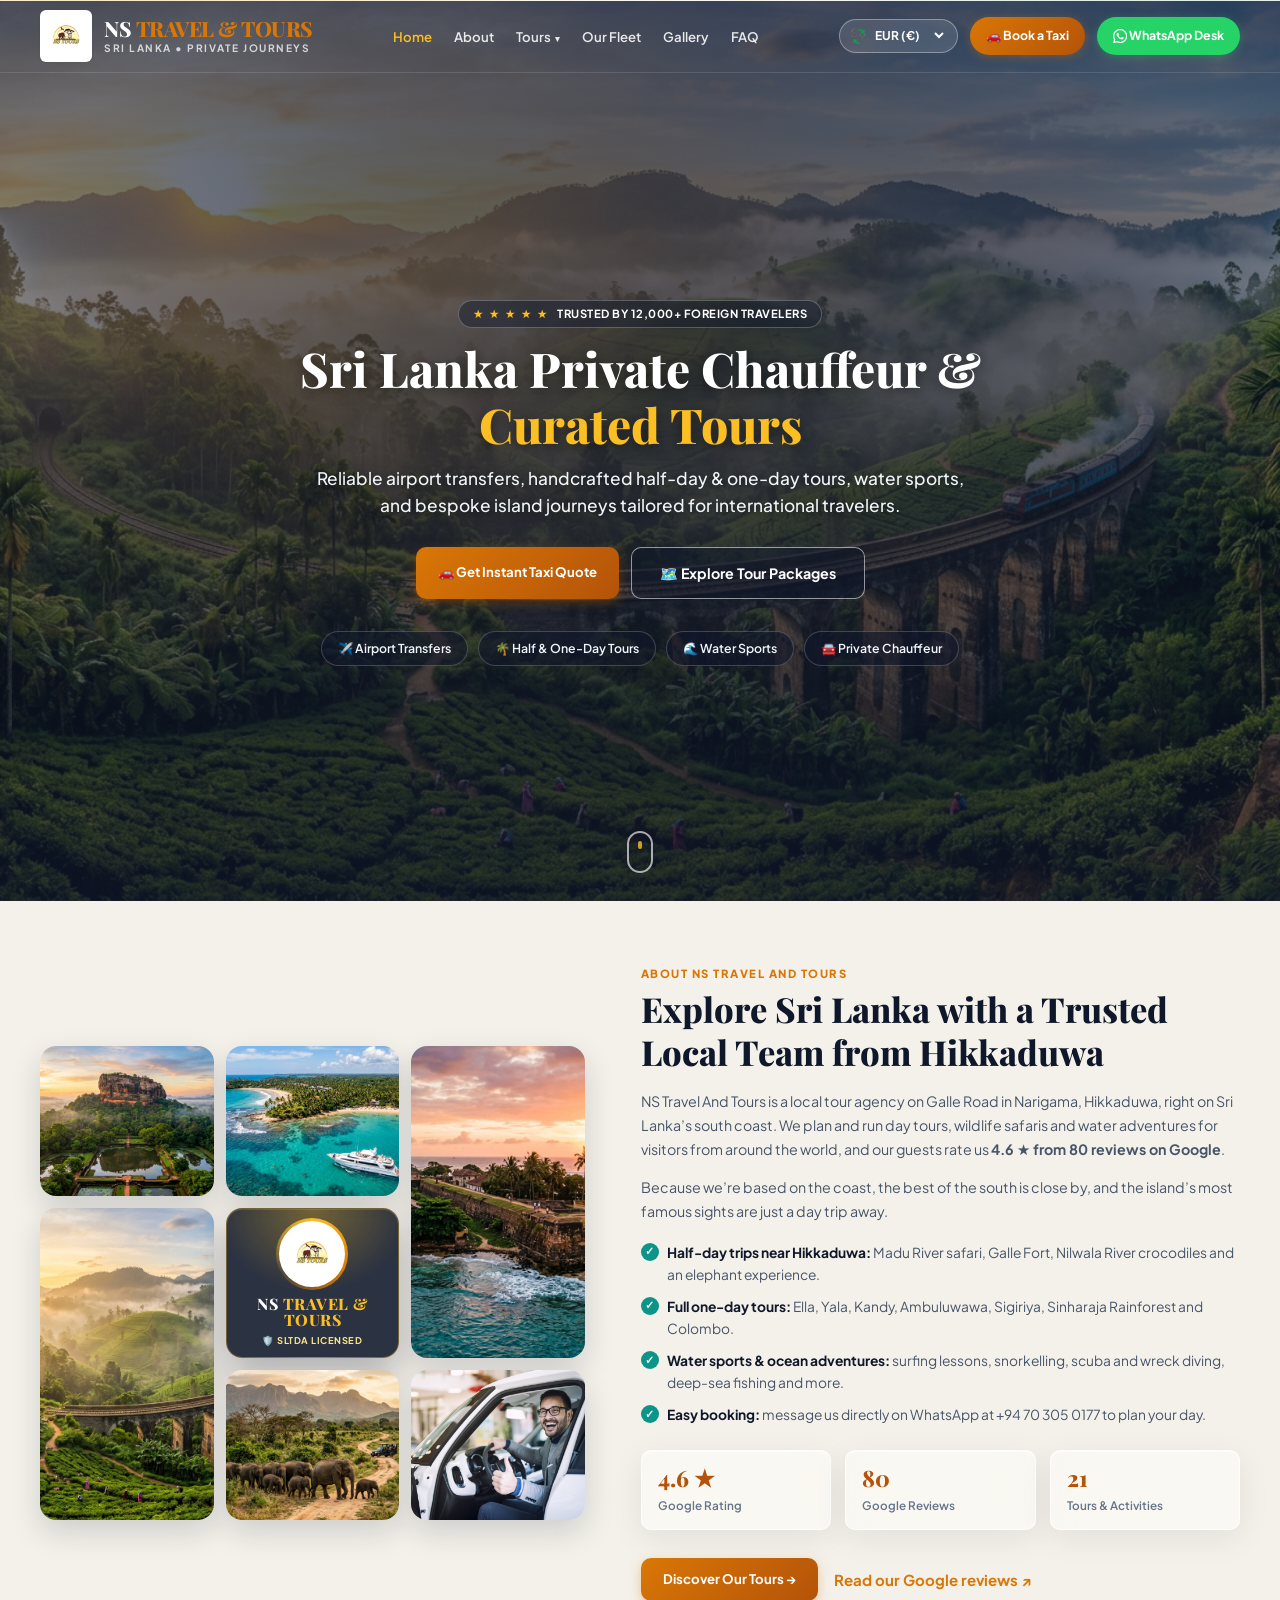
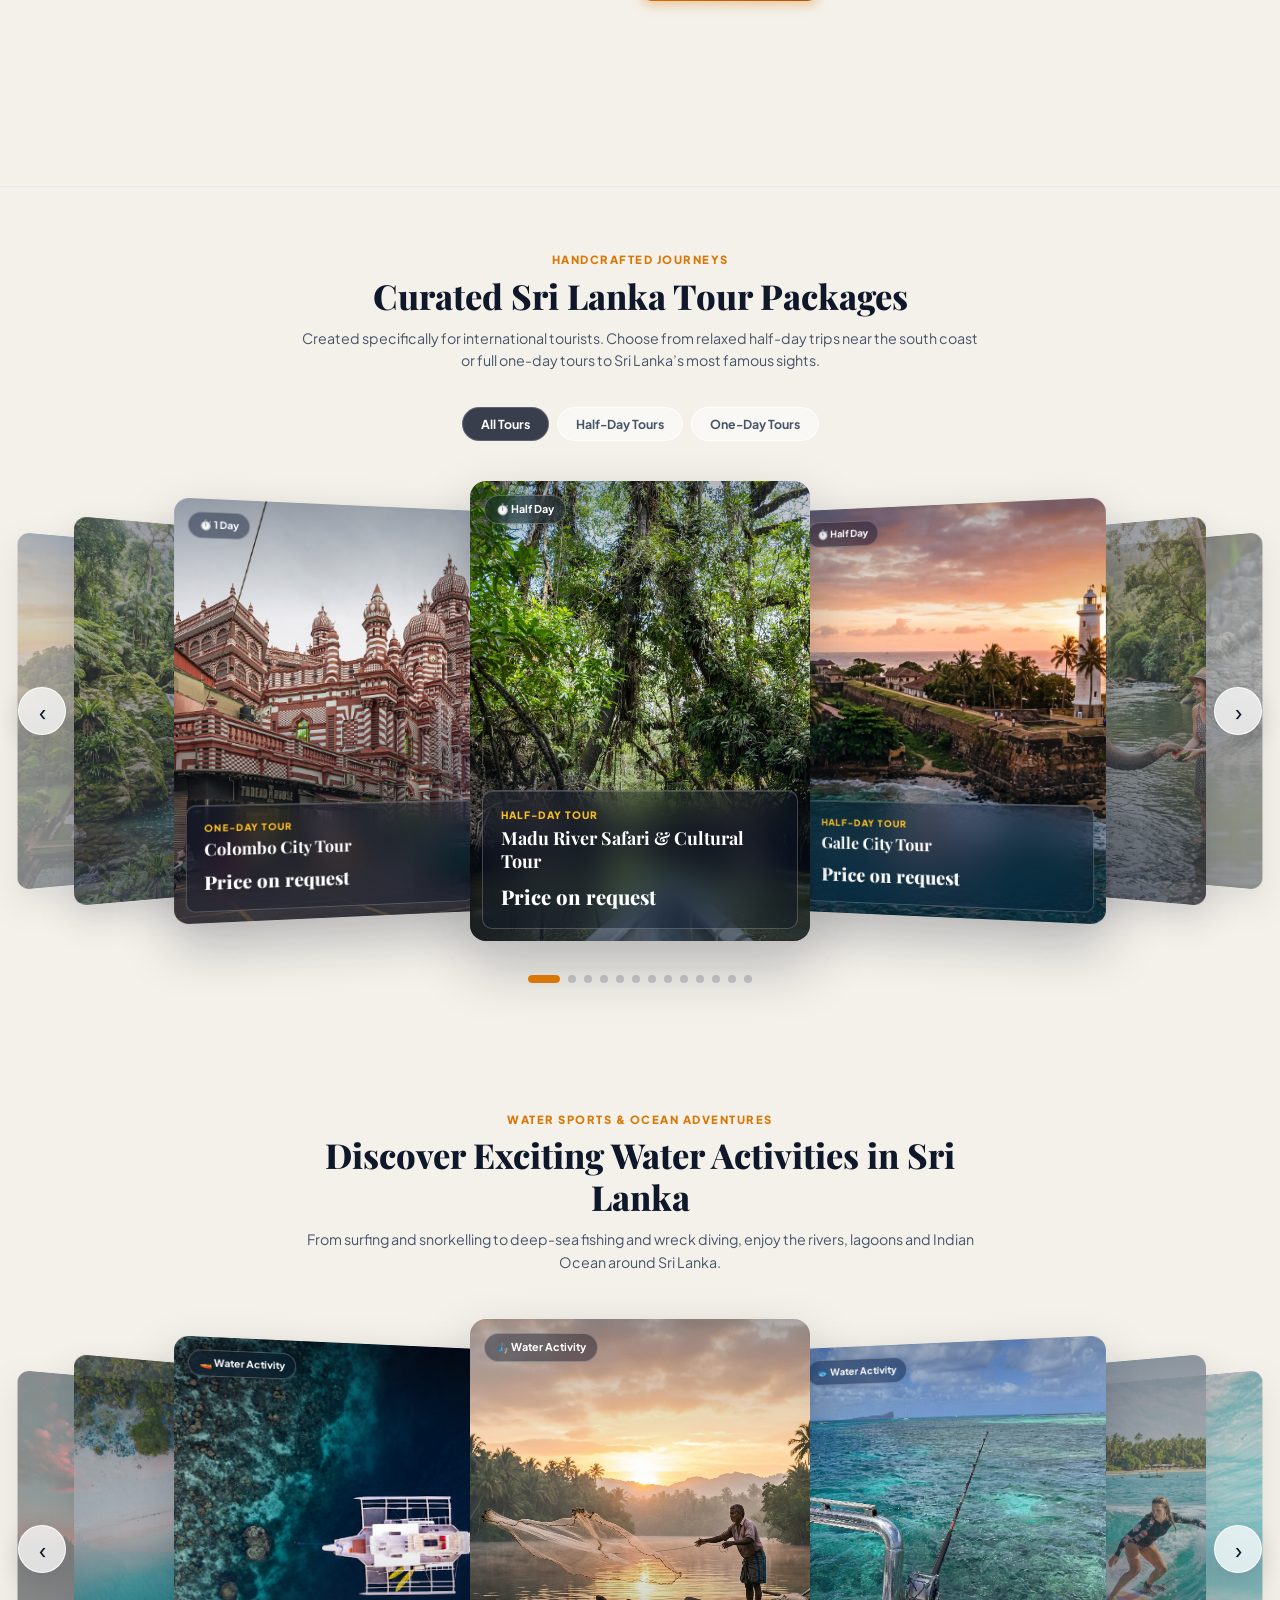
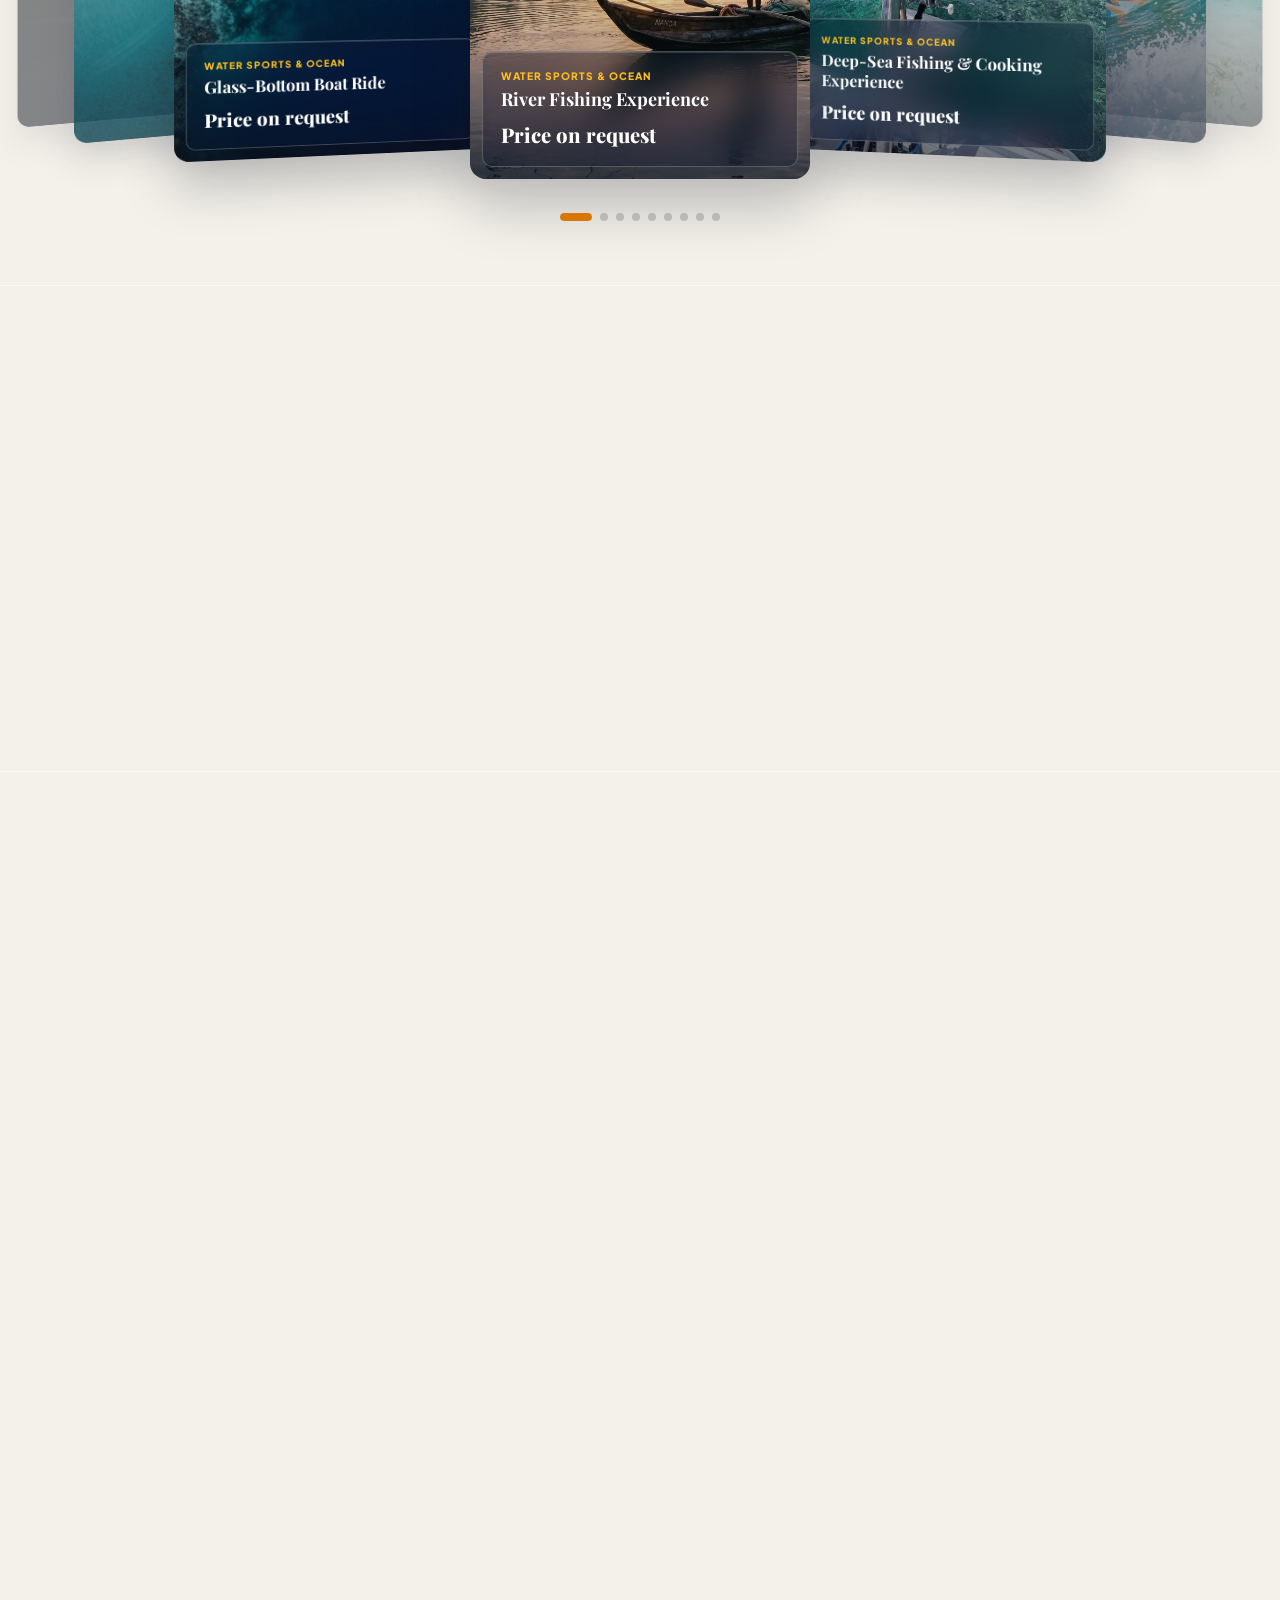
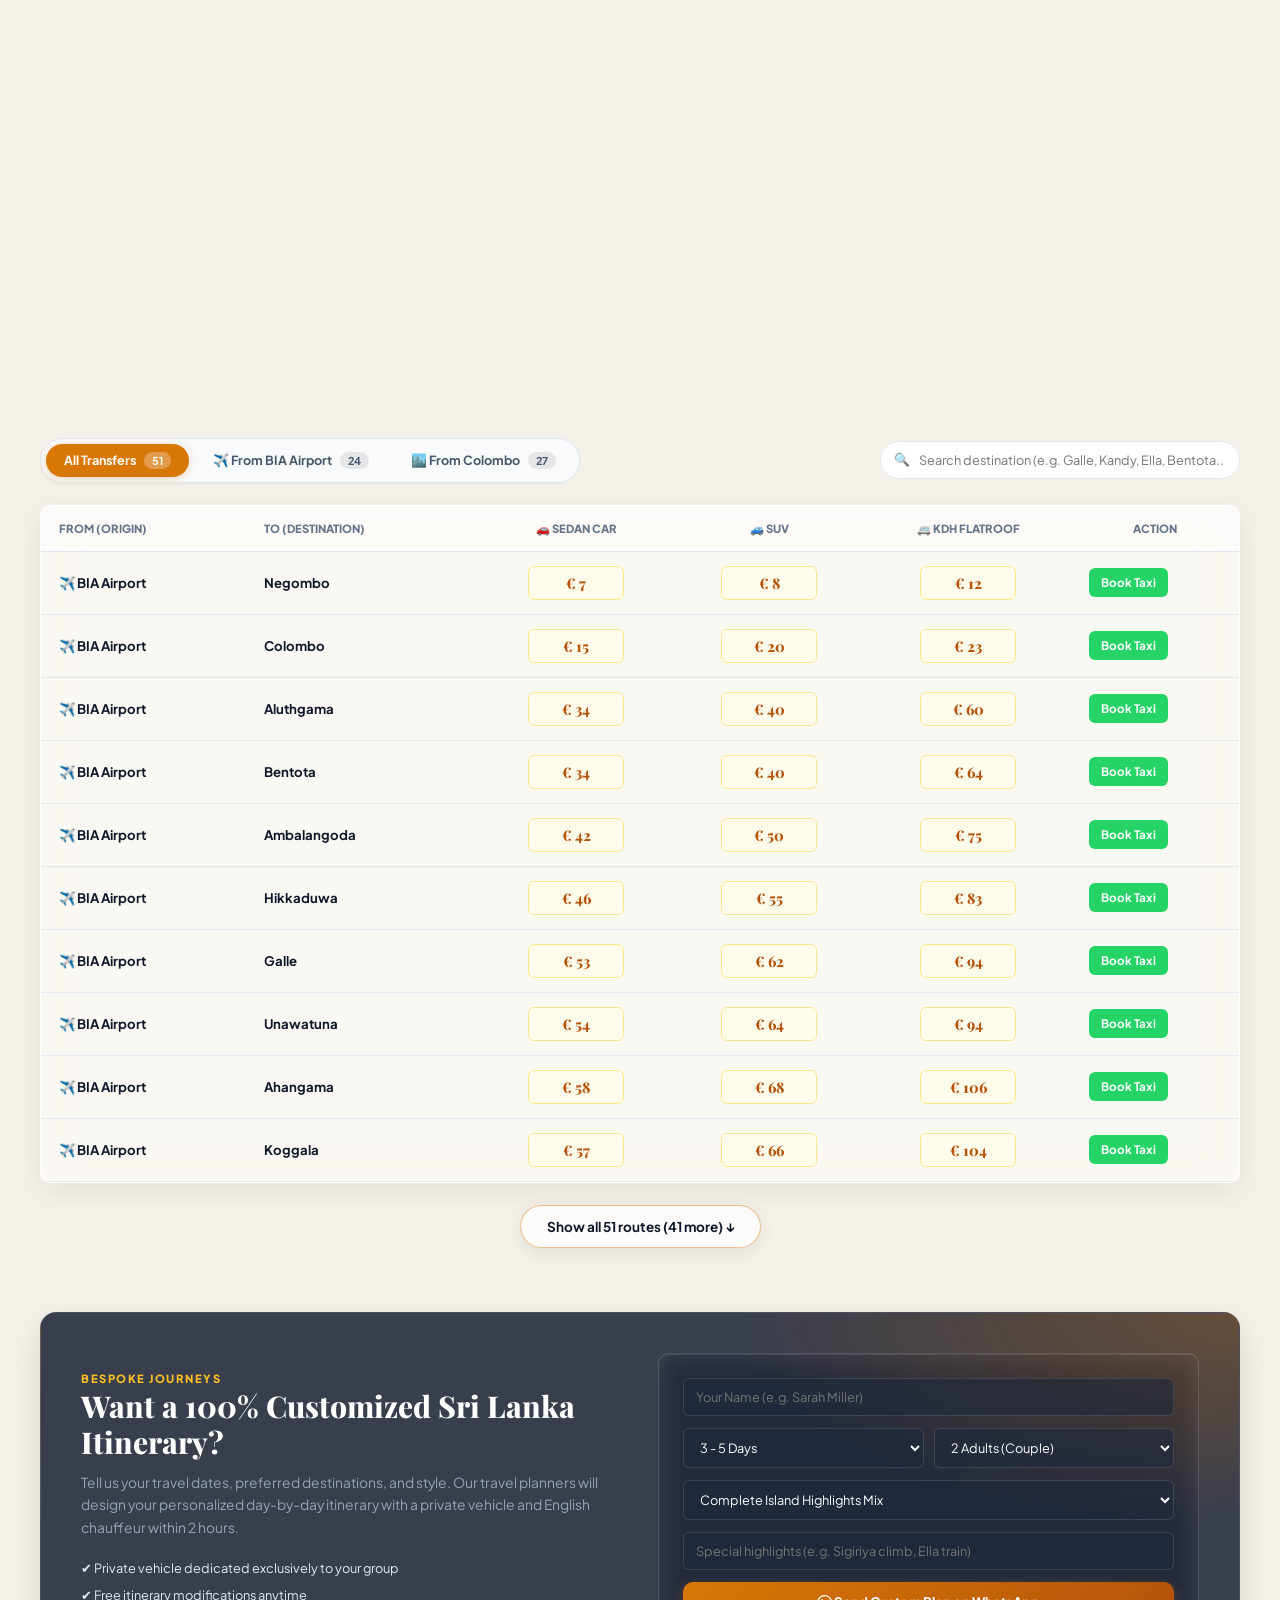
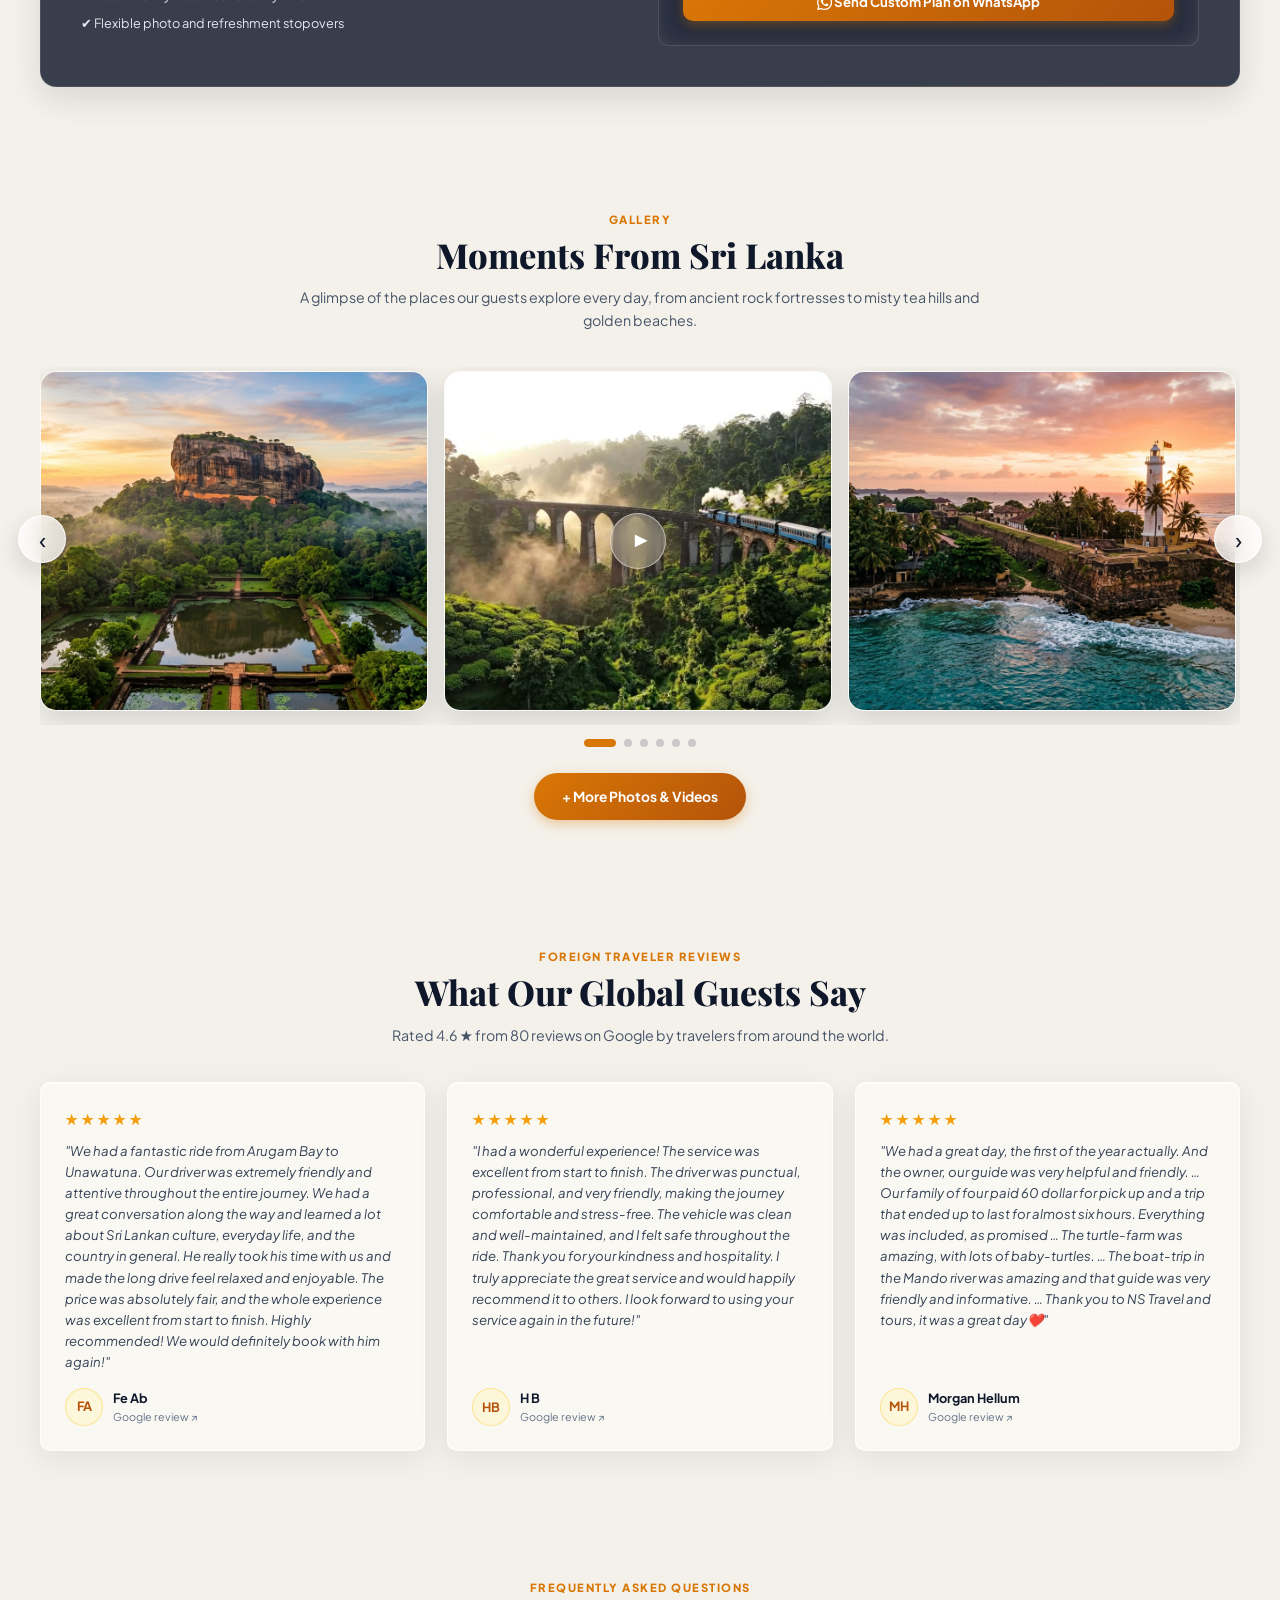
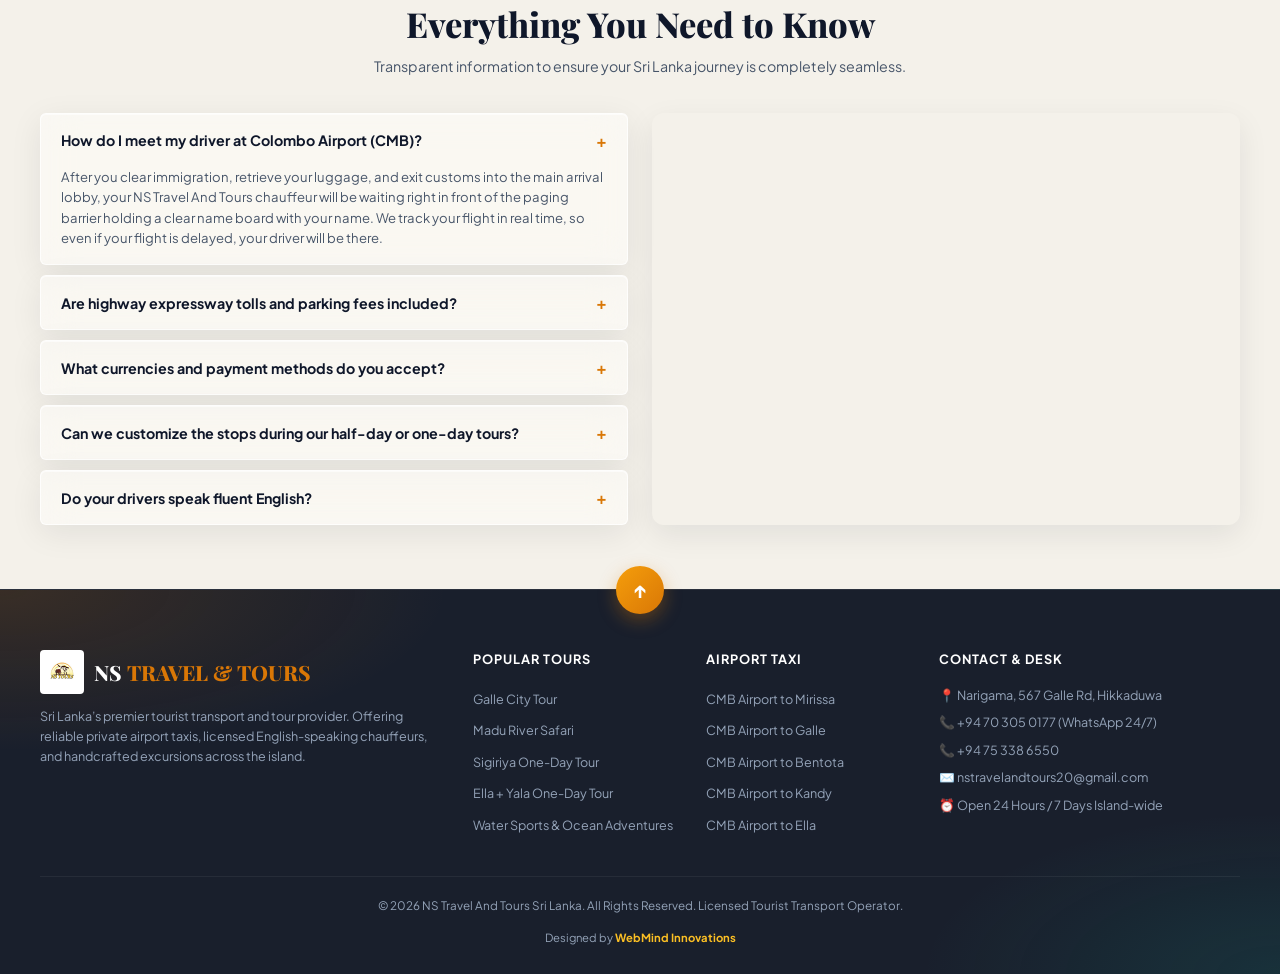
<file: index.html>
<!DOCTYPE html>
<html lang="en">
<head>
  <meta charset="UTF-8">
  <meta http-equiv="X-UA-Compatible" content="IE=edge">
  <meta name="viewport" content="width=device-width, initial-scale=1.0">
  
  <title>NS Travel And Tours Sri Lanka | Private Airport Taxi, Chauffeur & Curated Tours</title>
  <meta name="description" content="Discover Sri Lanka with NS Travel And Tours. Premium private chauffeur transport, CMB airport transfers, half-day & one-day tours, wildlife safaris, water sports, and bespoke island journeys for international travelers.">
  <meta name="keywords" content="Sri Lanka tours, Sri Lanka airport taxi, private chauffeur Sri Lanka, 1 day tour Sri Lanka, half day tour Sri Lanka, Sri Lanka water sports, Galle day tour, Sigiriya day tour, Ella train tour, Yala safari, Mirissa whale watching, NS Travel And Tours">
  <meta property="og:title" content="NS Travel And Tours Sri Lanka - Private Transport & Curated Tours">
  <meta property="og:description" content="Reliable private chauffeur service, airport transfers, and half-day and one-day tours and water sports across Sri Lanka.">
  <meta property="og:image" content="assets/images/hero.jpg">
  <meta property="og:type" content="website">

  <!-- Favicon -->
  <link rel="icon" type="image/jpeg" href="assets/images/logo.jpg">

  <!-- Fonts -->
  <link rel="preconnect" href="https://fonts.googleapis.com">
  <link rel="preconnect" href="https://fonts.gstatic.com" crossorigin>
  <link href="https://fonts.googleapis.com/css2?family=Playfair+Display:ital,wght@0,600;0,700;0,800;1,600&family=Plus+Jakarta+Sans:wght@400;500;600;700;800&display=swap" rel="stylesheet">

  <link rel="stylesheet" href="assets/css/style.css">
</head>
<body>

  <!-- Icon sprite: WhatsApp logo, used via <use href="#icon-whatsapp"> -->
  <svg xmlns="http://www.w3.org/2000/svg" style="display: none;">
    <symbol id="icon-whatsapp" viewBox="0 0 24 24">
      <path fill="currentColor" d="M17.472 14.382c-.297-.149-1.758-.867-2.03-.967-.273-.099-.471-.148-.67.15-.197.297-.767.966-.94 1.164-.173.199-.347.223-.644.075-.297-.15-1.255-.463-2.39-1.475-.883-.788-1.48-1.761-1.653-2.059-.173-.297-.018-.458.13-.606.134-.133.298-.347.446-.52.149-.174.198-.298.298-.497.099-.198.05-.371-.025-.52-.075-.149-.669-1.612-.916-2.207-.242-.579-.487-.5-.669-.51-.173-.008-.371-.01-.57-.01-.198 0-.52.074-.792.372-.272.297-1.04 1.016-1.04 2.479 0 1.462 1.065 2.875 1.213 3.074.149.198 2.096 3.2 5.077 4.487.709.306 1.262.489 1.694.625.712.227 1.36.195 1.871.118.571-.085 1.758-.719 2.006-1.413.248-.694.248-1.289.173-1.413-.074-.124-.272-.198-.57-.347m-5.421 7.403h-.004a9.87 9.87 0 01-5.031-1.378l-.361-.214-3.741.982.998-3.648-.235-.374a9.86 9.86 0 01-1.51-5.26c.001-5.45 4.436-9.884 9.888-9.884 2.64 0 5.122 1.03 6.988 2.898a9.825 9.825 0 012.893 6.994c-.003 5.45-4.437 9.884-9.885 9.884m8.413-18.297A11.815 11.815 0 0012.05 0C5.495 0 .16 5.335.157 11.892c0 2.096.547 4.142 1.588 5.945L.057 24l6.305-1.654a11.882 11.882 0 005.683 1.448h.005c6.554 0 11.89-5.335 11.893-11.893a11.821 11.821 0 00-3.48-8.413z"/>
    </symbol>
  </svg>


  <!-- Main Header Navigation -->
  <header class="main-header is-transparent">
    <div class="container navbar">
      <a href="#home" class="brand-link">
        <img src="assets/images/logo.jpg" alt="NS Travel And Tours Sri Lanka" class="brand-logo-img">
        <div class="brand-text">
          <span class="brand-title">NS <span>TRAVEL &amp; TOURS</span></span>
          <span class="brand-sub">Sri Lanka • Private Journeys</span>
        </div>
      </a>

      <!-- Clean Single-line Navigation Menu -->
      <nav>
        <ul class="nav-menu" id="navMenu">
          <li><a href="#home" class="nav-link active">Home</a></li>
          <li><a href="#about" class="nav-link">About</a></li>
          <li class="nav-has-mega">
            <a href="#tours" class="nav-link">Tours <span class="nav-caret" aria-hidden="true">▾</span></a>

            <!-- Tours mega menu (lists are filled from TOURS in app.js) -->
            <div class="tours-mega" id="toursMega">
              <div class="tours-mega-top">
                <span class="tours-mega-title">📍 All Tours in Sri Lanka</span>
                <div class="tours-mega-filters">
                  <a href="#tours" data-menu-filter="halfday">Half-Day</a>
                  <a href="#tours" data-menu-filter="1day">One-Day</a>
                  <a href="#water-sports">Water Sports</a>
                </div>
              </div>

              <div class="tours-mega-body">
                <div class="tours-mega-cols">
                  <div class="tours-mega-col">
                    <h4 class="tours-mega-heading">Half-Day Tours</h4>
                    <ul class="tours-mega-list" id="megaDayTours"></ul>
                  </div>

                  <div class="tours-mega-col is-warm">
                    <h4 class="tours-mega-heading">One-Day Tours</h4>
                    <ul class="tours-mega-list mega-multi-grid" id="megaMultiTours"></ul>
                  </div>
                </div>

                <!-- Full-width Water Sports & Ocean Adventures band using the full space -->
                <div class="tours-mega-ocean-band">
                  <div class="tours-mega-ocean-header">
                    <h4 class="tours-mega-heading is-ocean">Water Sports &amp; Ocean Adventures</h4>
                    <span class="tours-mega-ocean-hint">Lagoon Safaris • Surfing • Diving • Deep-Sea Fishing</span>
                  </div>
                  <ul class="tours-mega-list mega-water-list" id="megaWaterSports"></ul>
                </div>
              </div>

              <!-- Footer action bar -->
              <div class="tours-mega-footer">
                <a href="#tours" class="tours-mega-more" data-menu-filter="all">View All 12 Curated Tours <span>→</span></a>
                <a href="#planner" class="tours-mega-more is-planner">Design Your Own Journey <span>→</span></a>
              </div>
            </div>
          </li>
          <li class="mobile-nav-only"><a href="#water-sports" class="nav-link">Water Sports &amp; Ocean</a></li>
          <li><a href="#fleet" class="nav-link">Our Fleet</a></li>
          <li><a href="gallery.html" class="nav-link">Gallery</a></li>
          <li><a href="#faq" class="nav-link">FAQ</a></li>
          <li class="nav-menu-currency">
            <label for="currencySelectorMobile">💱 Currency</label>
            <select id="currencySelectorMobile" class="currency-select" aria-label="Select Currency">
              <option value="EUR" selected>EUR (€)</option>
              <option value="GBP">GBP (£)</option>
              <option value="CHF">CHF (Fr)</option>
              <option value="USD">USD ($)</option>
              <option value="AUD">AUD (A$)</option>
              <option value="LKR">LKR (Rs)</option>
            </select>
          </li>
        </ul>
      </nav>

      <div class="nav-actions">
        <label class="header-currency" for="currencySelector" title="Select Currency">
          <span class="header-currency-icon">💱</span>
          <select id="currencySelector" class="currency-select" aria-label="Select Currency">
            <option value="EUR" selected>EUR (€)</option>
            <option value="GBP">GBP (£)</option>
            <option value="CHF">CHF (Fr)</option>
            <option value="USD">USD ($)</option>
            <option value="AUD">AUD (A$)</option>
            <option value="LKR">LKR (Rs)</option>
          </select>
        </label>
        <a href="#book" class="btn-header-book">
          <span>🚗 Book a Taxi</span>
        </a>
        <a href="https://wa.me/94703050177?text=Hello%20NS%20Travel%20And%20Tours!%20I%20would%20like%20to%20inquire%20about%20tours%20and%20private%20transport." target="_blank" class="btn-header-wa">
          <span><svg class="wa-icon" aria-hidden="true"><use href="#icon-whatsapp"></use></svg> WhatsApp Desk</span>
        </a>
        <button class="mobile-toggle-btn" id="mobileMenuToggle" aria-label="Toggle navigation">☰</button>
      </div>
    </div>
  </header>

  <!-- Hero Section -->
  <section class="hero-section" id="home">
    <!-- Background video playlist (crossfades between clips, see app.js) -->
    <div class="hero-video-wrap" aria-hidden="true"
         data-videos="assets/videos/hero-train.mp4,assets/videos/hero-sigiriya.mp4,assets/videos/hero-beach.mp4">
      <video class="hero-video is-active" muted playsinline preload="auto"></video>
      <video class="hero-video" muted playsinline preload="auto"></video>
    </div>

    <div class="container">
      <div class="hero-header-box">
        <div class="hero-trust-tag">
          <span class="hero-stars">★ ★ ★ ★ ★</span>
          <span>Trusted by 12,000+ Foreign Travelers</span>
        </div>
        <h1 class="hero-main-title">Sri Lanka Private Chauffeur &amp; <span class="highlight">Curated Tours</span></h1>
        <p class="hero-sub-text">
          Reliable airport transfers, handcrafted half-day & one-day tours, water sports, and bespoke island journeys tailored for international travelers.
        </p>

        <div class="hero-cta-row">
          <a href="#book" class="btn-book-cta btn-hero">
            <span>🚗 Get Instant Taxi Quote</span>
          </a>
          <a href="#tours" class="btn-hero-ghost">
            <span>🗺️ Explore Tour Packages</span>
          </a>
        </div>

        <ul class="hero-offer-list">
          <li><a href="#book">✈️ Airport Transfers</a></li>
          <li><a href="#tours">🌴 Half &amp; One-Day Tours</a></li>
          <li><a href="#water-sports">🌊 Water Sports</a></li>
          <li><a href="#fleet">🚘 Private Chauffeur</a></li>
        </ul>
      </div>
    </div>

    <a href="#about" class="hero-scroll-cue" aria-label="Scroll to learn more">
      <span class="hero-scroll-mouse"></span>
    </a>
  </section>

  <!-- About Us Section -->
  <section class="section-wrap about-section" id="about">
    <div class="container about-grid">
      <div class="about-media">
        <!-- Pinwheel photo collage: six destinations around a central logo tile -->
        <div class="about-collage">
          <figure class="collage-tile tile-sigiriya">
            <img src="assets/images/sigiriya.jpg" alt="Sigiriya Lion Rock" loading="lazy" decoding="async">
          </figure>
          <figure class="collage-tile tile-ocean">
            <img src="assets/images/ocean.jpg" alt="Sri Lanka south coast beach" loading="lazy" decoding="async">
          </figure>
          <figure class="collage-tile tile-galle">
            <img src="assets/images/galle.jpg" alt="Galle Fort lighthouse" loading="lazy" decoding="async">
          </figure>
          <figure class="collage-tile tile-ella">
            <img src="assets/images/hero.jpg" alt="Ella hill country and Nine Arch Bridge" loading="lazy" decoding="async">
          </figure>

          <div class="collage-center">
            <div class="collage-logo">
              <img src="assets/images/logo.jpg" alt="NS Travel And Tours logo">
            </div>
            <span class="collage-brand">NS <span>TRAVEL &amp; TOURS</span></span>
            <span class="collage-license">🛡️ SLTDA Licensed</span>
          </div>

          <figure class="collage-tile tile-safari">
            <img src="assets/images/safari.jpg" alt="Wild elephants on safari" loading="lazy" decoding="async">
          </figure>
          <figure class="collage-tile tile-fleet">
            <img src="assets/images/fleet.jpg" alt="NS Travel And Tours private vehicles" loading="lazy" decoding="async">
          </figure>
        </div>
      </div>

      <div class="about-content">
        <span class="section-badge">About NS Travel And Tours</span>
        <h2 class="section-heading">Explore Sri Lanka with a Trusted Local Team from Hikkaduwa</h2>
        <p class="about-text">
          NS Travel And Tours is a local tour agency on Galle Road in Narigama, Hikkaduwa, right on Sri Lanka’s south coast. We plan and run day tours, wildlife safaris and water adventures for visitors from around the world, and our guests rate us <strong>4.6 ★ from 80 reviews on Google</strong>.
        </p>
        <p class="about-text">
          Because we’re based on the coast, the best of the south is close by, and the island’s most famous sights are just a day trip away.
        </p>

        <ul class="about-points">
          <li><strong>Half-day trips near Hikkaduwa:</strong> Madu River safari, Galle Fort, Nilwala River crocodiles and an elephant experience.</li>
          <li><strong>Full one-day tours:</strong> Ella, Yala, Kandy, Ambuluwawa, Sigiriya, Sinharaja Rainforest and Colombo.</li>
          <li><strong>Water sports &amp; ocean adventures:</strong> surfing lessons, snorkelling, scuba and wreck diving, deep-sea fishing and more.</li>
          <li><strong>Easy booking:</strong> message us directly on WhatsApp at +94 70 305 0177 to plan your day.</li>
        </ul>

        <div class="about-stats">
          <div class="about-stat">
            <strong>4.6 ★</strong>
            <span>Google Rating</span>
          </div>
          <div class="about-stat">
            <strong>80</strong>
            <span>Google Reviews</span>
          </div>
          <div class="about-stat">
            <strong>21</strong>
            <span>Tours &amp; Activities</span>
          </div>
        </div>

        <div class="about-actions">
          <a href="#tours" class="btn-book-cta">
            <span>Discover Our Tours →</span>
          </a>
          <a href="https://maps.app.goo.gl/wr7sEzMVZHA3ZRRi8" target="_blank" rel="noopener" class="about-review-link">
            Read our Google reviews ↗
          </a>
        </div>
      </div>
    </div>
  </section>

  <!-- Clear Trust Guarantees Bar -->
  <div class="guarantee-bar">
    <div class="container guarantee-grid">
      <div class="guarantee-item">
        <div class="guarantee-icon">🛡️</div>
        <div>
          <div class="guarantee-title">SLTDA Certified Chauffeurs</div>
          <div class="guarantee-sub">Licensed English-speaking professional guides.</div>
        </div>
      </div>

      <div class="guarantee-item">
        <div class="guarantee-icon">💎</div>
        <div>
          <div class="guarantee-title">Zero Hidden Tolls or Fees</div>
          <div class="guarantee-sub">Expressway tolls, fuel, and parking 100% included.</div>
        </div>
      </div>

      <div class="guarantee-item">
        <div class="guarantee-icon">❄️</div>
        <div>
          <div class="guarantee-title">Spotless AC Vehicles</div>
          <div class="guarantee-sub">Chilled AC, high-speed Wi-Fi & mineral water.</div>
        </div>
      </div>

      <div class="guarantee-item">
        <div class="guarantee-icon">🔄</div>
        <div>
          <div class="guarantee-title">Free Cancellation</div>
          <div class="guarantee-sub">Cancel up to 24 hours prior with zero penalty.</div>
        </div>
      </div>
    </div>
  </div>

  <!-- Tour Packages Section -->
  <section class="section-wrap" id="tours">
    <div class="container">
      <div class="section-head">
        <span class="section-badge">Handcrafted Journeys</span>
        <h2 class="section-heading">Curated Sri Lanka Tour Packages</h2>
        <p class="section-desc">
          Created specifically for international tourists. Choose from relaxed half-day trips near the south coast or full one-day tours to Sri Lanka’s most famous sights.
        </p>
      </div>

      <!-- Filter Tabs -->
      <div class="filter-tabs-row">
        <button class="filter-pill-btn active" data-filter="all">All Tours</button>
        <button class="filter-pill-btn" data-filter="halfday">Half-Day Tours</button>
        <button class="filter-pill-btn" data-filter="1day">One-Day Tours</button>
      </div>

      <!-- Tours Cards Slider -->
      <div class="tours-slider tours-slider-3d">
        <button type="button" class="slider-btn slider-prev" aria-label="Previous tours">‹</button>
        <div class="tours-coverflow" id="toursGrid" tabindex="0" aria-roledescription="carousel" aria-label="Tour packages">
          <!-- Rendered dynamically by app.js -->
        </div>
        <button type="button" class="slider-btn slider-next" aria-label="Next tours">›</button>
      </div>
      <div class="slider-dots" id="toursDots"></div>
    </div>
  </section>

  <!-- Water Sports & Ocean Adventures Section -->
  <section class="section-wrap water-section" id="water-sports">
    <div class="container">
      <div class="section-head">
        <span class="section-badge">Water Sports &amp; Ocean Adventures</span>
        <h2 class="section-heading">Discover Exciting Water Activities in Sri Lanka</h2>
        <p class="section-desc">
          From surfing and snorkelling to deep-sea fishing and wreck diving, enjoy the rivers, lagoons and Indian Ocean around Sri Lanka.
        </p>
      </div>

      <!-- Water Sports Cards Slider -->
      <div class="tours-slider tours-slider-3d">
        <button type="button" class="slider-btn slider-prev" aria-label="Previous water activities">‹</button>
        <div class="tours-coverflow" id="waterSportsGrid" tabindex="0" aria-roledescription="carousel" aria-label="Water sports and ocean adventures">
          <!-- Rendered dynamically by app.js -->
        </div>
        <button type="button" class="slider-btn slider-next" aria-label="Next water activities">›</button>
      </div>
      <div class="slider-dots" id="waterDots"></div>
    </div>
  </section>

  <!-- Airport Taxi Booking Section -->
  <section class="section-wrap booking-section" id="book">
    <div class="container">
      <div class="section-head">
        <span class="section-badge">Instant Fixed Price</span>
        <h2 class="section-heading">Book Your Airport Taxi &amp; Transfer</h2>
        <p class="section-desc">
          Choose your route and vehicle to see your fixed rate. Expressway tolls and fuel are always included.
        </p>
      </div>

      <div class="booking-card">
        <!-- Transport Fare Calculator -->
        <div class="booking-pane active" id="tabTransport">
          <div class="booking-form-grid">
            <div class="input-box">
              <label class="input-label" for="calcPickup">📍 Pickup Location</label>
              <select id="calcPickup" class="input-field">
                <option value="CMB Airport" selected>Bandaranaike Airport (CMB)</option>
                <option value="Colombo">Colombo City</option>
                <option value="Negombo">Negombo</option>
                <option value="Bentota">Bentota</option>
                <option value="Galle">Galle Fort</option>
                <option value="Mirissa">Mirissa</option>
                <option value="Ella">Ella</option>
                <option value="Kandy">Kandy</option>
                <option value="Sigiriya">Sigiriya</option>
              </select>
            </div>

            <div class="input-box">
              <label class="input-label" for="calcDropoff">🏁 Drop-off Destination</label>
              <select id="calcDropoff" class="input-field">
                <option value="Mirissa" selected>Mirissa / Weligama</option>
                <option value="Galle">Galle / Unawatuna</option>
                <option value="Bentota">Bentota / Hikkaduwa</option>
                <option value="Colombo">Colombo City Center</option>
                <option value="Kandy">Kandy Hill Capital</option>
                <option value="Sigiriya">Sigiriya / Dambulla</option>
                <option value="Ella">Ella Mountain Village</option>
                <option value="Yala">Yala National Park</option>
                <option value="CMB Airport">Bandaranaike Airport (CMB)</option>
              </select>
            </div>

            <!-- Hidden for now: remove style="display: none;" to show again -->
            <div class="input-box" style="display: none;">
              <label class="input-label" for="calcVehicle">🚘 Vehicle Type</label>
              <select id="calcVehicle" class="input-field">
                <option value="sedan" selected>Sedan Car (1-3 Pax, 2 Bags)</option>
                <option value="van">Toyota KDH Luxury Van (4-8 Pax)</option>
                <option value="suv">Premium 4WD SUV (1-4 Pax)</option>
                <option value="coach">Mini Coach (9-18 Pax)</option>
              </select>
            </div>

            <div class="input-box">
              <label class="input-label" for="calcDate">📅 Pickup Date</label>
              <input type="date" id="calcDate" class="input-field">
            </div>

            <div class="input-box">
              <label class="input-label" for="calcTime">⏰ Flight / Pickup Time</label>
              <input type="time" id="calcTime" class="input-field" value="10:00">
            </div>

            <!-- Hidden for now: remove style="display: none;" to show again -->
            <div class="input-box" style="display: none;">
              <label class="input-label" for="calcPax">👥 Guests</label>
              <select id="calcPax" class="input-field">
                <option value="1">1 Person</option>
                <option value="2" selected>2 Persons</option>
                <option value="3">3 Persons</option>
                <option value="4-6">4-6 Persons</option>
                <option value="7+">7+ Group</option>
              </select>
            </div>
          </div>

          <div class="quote-strip">
            <div class="quote-left">
              <span class="quote-label">Estimated Fixed Rate (Expressway Tolls &amp; Fuel Included)</span>
              <div class="quote-price-line">
                <span class="quote-amount" id="calcQuotePrice">$ 85</span>
                <span class="quote-meta-tag" id="calcRouteMeta">175 km • 2h 15m • Free Mineral Water &amp; Wi-Fi</span>
              </div>
            </div>

            <button type="button" class="btn-book-cta" id="btnBookTransport">
              <span><svg class="wa-icon" aria-hidden="true"><use href="#icon-whatsapp"></use></svg> Book on WhatsApp Instantly</span>
            </button>
          </div>
        </div>

      </div>
    </div>
  </section>

  <!-- Transport & Fleet Section -->
  <section class="section-wrap" id="transport">
    <div class="container">
      <div class="section-head">
        <span class="section-badge">Private Transport</span>
        <h2 class="section-heading">Island-Wide Airport Taxi &amp; Chauffeur Fleet</h2>
        <p class="section-desc">
          Arrive stress-free at Bandaranaike International Airport (CMB) or Mattala (HRI). Your private chauffeur greets you with a personalized name board at the arrival lounge.
        </p>
      </div>

      <!-- Fleet Banner Card -->
      <div class="fleet-box" id="fleet">
        <img src="assets/images/fleet.jpg" alt="NS Travel And Tours Luxury Chauffeur Fleet" class="fleet-img">
        <div class="fleet-details">
          <span style="font-size: 0.72rem; font-weight: 800; color: var(--primary); text-transform: uppercase; margin-bottom: 8px;">Executive Standards</span>
          <h3 class="fleet-title">Travel Across Sri Lanka in Total Peace of Mind</h3>
          <p class="fleet-text">
            Navigating Sri Lankan roads requires experienced local drivers. Our fleet is maintained to international tourism safety standards with generous luggage room, climate control, and smooth coastal highway transit.
          </p>

          <div class="fleet-checklist">
            <div class="fleet-check-item"><span class="check-icon">✔</span> Airport Name Board Meet &amp; Greet</div>
            <div class="fleet-check-item"><span class="check-icon">✔</span> High-speed 4G Onboard Wi-Fi</div>
            <div class="fleet-check-item"><span class="check-icon">✔</span> Chilled Bottled Mineral Water</div>
            <div class="fleet-check-item"><span class="check-icon">✔</span> Live Flight Delay Monitoring</div>
            <div class="fleet-check-item"><span class="check-icon">✔</span> Full Passenger Insurance</div>
            <div class="fleet-check-item"><span class="check-icon">✔</span> Child Safety Seats (On Request)</div>
          </div>

          <a href="https://wa.me/94703050177?text=Hello%20NS%20Travel%20And%20Tours!%20I%20would%20like%20to%20hire%20a%20private%20chauffeur%20and%20car." target="_blank" class="btn-book-cta" style="align-self: flex-start;">
            <span><svg class="wa-icon" aria-hidden="true"><use href="#icon-whatsapp"></use></svg> Inquire for Private Chauffeur</span>
          </a>
        </div>
      </div>

      <!-- Vehicle Categories Grid -->
      <div class="vehicles-card-grid">
        <div class="vehicle-box" role="button" tabindex="0" aria-label="Book this vehicle on WhatsApp">
          <div class="vehicle-icon">🚗</div>
          <h4 class="vehicle-title">Sedan Car</h4>
          <p style="font-size: 0.85rem; color: var(--text-muted); margin: 8px 0 16px;">
            Ideal for couples and solo adventurers wanting fast, economical, and agile island travel.
          </p>
          <div class="vehicle-fare-footer">
            <span style="font-size: 0.72rem; color: var(--text-muted);">CMB to Colombo</span>
            <strong style="color: var(--primary-hover); font-size: 1.05rem;">From <span class="vehicle-price" data-lkr="4900">Rs. 4,900</span></strong>
          </div>
          <span class="vehicle-wa-cta"><svg class="wa-icon" aria-hidden="true"><use href="#icon-whatsapp"></use></svg> Book on WhatsApp <span aria-hidden="true">→</span></span>
        </div>

        <div class="vehicle-box" role="button" tabindex="0" aria-label="Book this vehicle on WhatsApp" style="border-color: #FCD34D;">
          <div class="vehicle-icon">🚐</div>
          <div style="display: flex; justify-content: space-between; align-items: baseline;">
            <h4 class="vehicle-title">KDH Flatroof</h4>
            <span class="vehicle-popular-tag">POPULAR</span>
          </div>
          <p style="font-size: 0.85rem; color: var(--text-muted); margin: 8px 0 16px;">
            The gold standard for families and small groups. Reclining captain seats, tinted windows, and spacious luggage room.
          </p>
          <div class="vehicle-fare-footer">
            <span style="font-size: 0.72rem; color: var(--text-muted);">CMB to Colombo</span>
            <strong style="color: var(--primary-hover); font-size: 1.05rem;">From <span class="vehicle-price" data-lkr="7700">Rs. 7,700</span></strong>
          </div>
          <span class="vehicle-wa-cta"><svg class="wa-icon" aria-hidden="true"><use href="#icon-whatsapp"></use></svg> Book on WhatsApp <span aria-hidden="true">→</span></span>
        </div>

        <div class="vehicle-box" role="button" tabindex="0" aria-label="Book this vehicle on WhatsApp">
          <div class="vehicle-icon">🚙</div>
          <h4 class="vehicle-title">Executive SUV</h4>
          <p style="font-size: 0.85rem; color: var(--text-muted); margin: 8px 0 16px;">
            Elevated luxury and off-road capability for mountain trails, tea estates, and wildlife borders.
          </p>
          <div class="vehicle-fare-footer">
            <span style="font-size: 0.72rem; color: var(--text-muted);">CMB to Colombo</span>
            <strong style="color: var(--primary-hover); font-size: 1.05rem;">From <span class="vehicle-price" data-lkr="6600">Rs. 6,600</span></strong>
          </div>
          <span class="vehicle-wa-cta"><svg class="wa-icon" aria-hidden="true"><use href="#icon-whatsapp"></use></svg> Book on WhatsApp <span aria-hidden="true">→</span></span>
        </div>
      </div>
    </div>
  </section>

  <!-- Popular Fixed Rate Routes Table -->
  <section class="section-wrap" id="routes">
    <div class="container">
      <div class="section-head">
        <span class="section-badge">Instant Fixed Fares</span>
        <h2 class="section-heading">Popular Airport &amp; Intercity Transfers</h2>
        <p class="section-desc">
          Official fixed rates per vehicle: Sedan car, SUV, or KDH Flatroof. All expressway tolls, driver allowance, and fuel are included.
        </p>
      </div>

      <!-- Routes Filter & Search Toolbar -->
      <div class="routes-toolbar">
        <div class="routes-filter-tabs">
          <button type="button" class="route-tab-btn active" data-filter="all"><span class="tab-label">All<span class="tab-long"> Transfers</span></span> <span class="tab-badge">51</span></button>
          <button type="button" class="route-tab-btn" data-filter="bia"><span class="tab-label">✈️ <span class="tab-long">From </span>BIA Airport</span> <span class="tab-badge">24</span></button>
          <button type="button" class="route-tab-btn" data-filter="colombo"><span class="tab-label">🏙️ <span class="tab-long">From </span>Colombo</span> <span class="tab-badge">27</span></button>
        </div>
        <div class="routes-search-box">
          <span class="search-icon" aria-hidden="true">🔍</span>
          <input type="text" id="routeSearchInput" class="routes-search-input" placeholder="Search destination (e.g. Galle, Kandy, Ella, Bentota...)" aria-label="Search destination">
        </div>
      </div>

      <div class="routes-card-table">
        <table class="styled-table" id="routesTable">
          <thead>
            <tr>
              <th style="min-width: 140px;">From (Origin)</th>
              <th style="min-width: 160px;">To (Destination)</th>
              <th style="min-width: 130px; text-align: center;">🚗 Sedan Car</th>
              <th style="min-width: 130px; text-align: center;">🚙 SUV</th>
              <th style="min-width: 140px; text-align: center;">🚐 KDH Flatroof</th>
              <th style="min-width: 110px; text-align: center;">Action</th>
            </tr>
          </thead>
          <tbody id="routesTableBody">
            <tr class="route-row" data-origin="bia" data-from="BIA Airport" data-dest="Negombo">
              <td><strong>✈️ BIA Airport</strong></td>
              <td><strong>Negombo</strong></td>
              <td style="text-align: center;">
                <button type="button" class="rate-pill-btn" onclick="quickBookRoute('BIA Airport', 'Negombo', 'Sedan Car', 2200)" title="Book Sedan for BIA Airport to Negombo">
                  <span class="vehicle-col-label">🚗 Sedan</span>
                  <span class="route-price-tag" data-lkr="2200">Rs. 2,200</span>
                </button>
              </td>
              <td style="text-align: center;">
                <button type="button" class="rate-pill-btn" onclick="quickBookRoute('BIA Airport', 'Negombo', 'SUV', 2800)" title="Book SUV for BIA Airport to Negombo">
                  <span class="vehicle-col-label">🚙 SUV</span>
                  <span class="route-price-tag" data-lkr="2800">Rs. 2,800</span>
                </button>
              </td>
              <td style="text-align: center;">
                <button type="button" class="rate-pill-btn" onclick="quickBookRoute('BIA Airport', 'Negombo', 'KDH Flatroof', 3900)" title="Book KDH Flatroof for BIA Airport to Negombo">
                  <span class="vehicle-col-label">🚐 KDH</span>
                  <span class="route-price-tag" data-lkr="3900">Rs. 3,900</span>
                </button>
              </td>
              <td style="text-align: center;">
                <button type="button" class="btn-card-wa" onclick="quickBookRoute('BIA Airport', 'Negombo')">Book Taxi</button>
              </td>
            </tr>
            <tr class="route-row" data-origin="bia" data-from="BIA Airport" data-dest="Colombo">
              <td><strong>✈️ BIA Airport</strong></td>
              <td><strong>Colombo</strong></td>
              <td style="text-align: center;">
                <button type="button" class="rate-pill-btn" onclick="quickBookRoute('BIA Airport', 'Colombo', 'Sedan Car', 4900)" title="Book Sedan for BIA Airport to Colombo">
                  <span class="vehicle-col-label">🚗 Sedan</span>
                  <span class="route-price-tag" data-lkr="4900">Rs. 4,900</span>
                </button>
              </td>
              <td style="text-align: center;">
                <button type="button" class="rate-pill-btn" onclick="quickBookRoute('BIA Airport', 'Colombo', 'SUV', 6600)" title="Book SUV for BIA Airport to Colombo">
                  <span class="vehicle-col-label">🚙 SUV</span>
                  <span class="route-price-tag" data-lkr="6600">Rs. 6,600</span>
                </button>
              </td>
              <td style="text-align: center;">
                <button type="button" class="rate-pill-btn" onclick="quickBookRoute('BIA Airport', 'Colombo', 'KDH Flatroof', 7700)" title="Book KDH Flatroof for BIA Airport to Colombo">
                  <span class="vehicle-col-label">🚐 KDH</span>
                  <span class="route-price-tag" data-lkr="7700">Rs. 7,700</span>
                </button>
              </td>
              <td style="text-align: center;">
                <button type="button" class="btn-card-wa" onclick="quickBookRoute('BIA Airport', 'Colombo')">Book Taxi</button>
              </td>
            </tr>
            <tr class="route-row" data-origin="bia" data-from="BIA Airport" data-dest="Aluthgama">
              <td><strong>✈️ BIA Airport</strong></td>
              <td><strong>Aluthgama</strong></td>
              <td style="text-align: center;">
                <button type="button" class="rate-pill-btn" onclick="quickBookRoute('BIA Airport', 'Aluthgama', 'Sedan Car', 11200)" title="Book Sedan for BIA Airport to Aluthgama">
                  <span class="vehicle-col-label">🚗 Sedan</span>
                  <span class="route-price-tag" data-lkr="11200">Rs. 11,200</span>
                </button>
              </td>
              <td style="text-align: center;">
                <button type="button" class="rate-pill-btn" onclick="quickBookRoute('BIA Airport', 'Aluthgama', 'SUV', 13200)" title="Book SUV for BIA Airport to Aluthgama">
                  <span class="vehicle-col-label">🚙 SUV</span>
                  <span class="route-price-tag" data-lkr="13200">Rs. 13,200</span>
                </button>
              </td>
              <td style="text-align: center;">
                <button type="button" class="rate-pill-btn" onclick="quickBookRoute('BIA Airport', 'Aluthgama', 'KDH Flatroof', 19900)" title="Book KDH Flatroof for BIA Airport to Aluthgama">
                  <span class="vehicle-col-label">🚐 KDH</span>
                  <span class="route-price-tag" data-lkr="19900">Rs. 19,900</span>
                </button>
              </td>
              <td style="text-align: center;">
                <button type="button" class="btn-card-wa" onclick="quickBookRoute('BIA Airport', 'Aluthgama')">Book Taxi</button>
              </td>
            </tr>
            <tr class="route-row" data-origin="bia" data-from="BIA Airport" data-dest="Bentota">
              <td><strong>✈️ BIA Airport</strong></td>
              <td><strong>Bentota</strong></td>
              <td style="text-align: center;">
                <button type="button" class="rate-pill-btn" onclick="quickBookRoute('BIA Airport', 'Bentota', 'Sedan Car', 11300)" title="Book Sedan for BIA Airport to Bentota">
                  <span class="vehicle-col-label">🚗 Sedan</span>
                  <span class="route-price-tag" data-lkr="11300">Rs. 11,300</span>
                </button>
              </td>
              <td style="text-align: center;">
                <button type="button" class="rate-pill-btn" onclick="quickBookRoute('BIA Airport', 'Bentota', 'SUV', 13400)" title="Book SUV for BIA Airport to Bentota">
                  <span class="vehicle-col-label">🚙 SUV</span>
                  <span class="route-price-tag" data-lkr="13400">Rs. 13,400</span>
                </button>
              </td>
              <td style="text-align: center;">
                <button type="button" class="rate-pill-btn" onclick="quickBookRoute('BIA Airport', 'Bentota', 'KDH Flatroof', 21100)" title="Book KDH Flatroof for BIA Airport to Bentota">
                  <span class="vehicle-col-label">🚐 KDH</span>
                  <span class="route-price-tag" data-lkr="21100">Rs. 21,100</span>
                </button>
              </td>
              <td style="text-align: center;">
                <button type="button" class="btn-card-wa" onclick="quickBookRoute('BIA Airport', 'Bentota')">Book Taxi</button>
              </td>
            </tr>
            <tr class="route-row" data-origin="bia" data-from="BIA Airport" data-dest="Ambalangoda">
              <td><strong>✈️ BIA Airport</strong></td>
              <td><strong>Ambalangoda</strong></td>
              <td style="text-align: center;">
                <button type="button" class="rate-pill-btn" onclick="quickBookRoute('BIA Airport', 'Ambalangoda', 'Sedan Car', 13900)" title="Book Sedan for BIA Airport to Ambalangoda">
                  <span class="vehicle-col-label">🚗 Sedan</span>
                  <span class="route-price-tag" data-lkr="13900">Rs. 13,900</span>
                </button>
              </td>
              <td style="text-align: center;">
                <button type="button" class="rate-pill-btn" onclick="quickBookRoute('BIA Airport', 'Ambalangoda', 'SUV', 16500)" title="Book SUV for BIA Airport to Ambalangoda">
                  <span class="vehicle-col-label">🚙 SUV</span>
                  <span class="route-price-tag" data-lkr="16500">Rs. 16,500</span>
                </button>
              </td>
              <td style="text-align: center;">
                <button type="button" class="rate-pill-btn" onclick="quickBookRoute('BIA Airport', 'Ambalangoda', 'KDH Flatroof', 24900)" title="Book KDH Flatroof for BIA Airport to Ambalangoda">
                  <span class="vehicle-col-label">🚐 KDH</span>
                  <span class="route-price-tag" data-lkr="24900">Rs. 24,900</span>
                </button>
              </td>
              <td style="text-align: center;">
                <button type="button" class="btn-card-wa" onclick="quickBookRoute('BIA Airport', 'Ambalangoda')">Book Taxi</button>
              </td>
            </tr>
            <tr class="route-row" data-origin="bia" data-from="BIA Airport" data-dest="Hikkaduwa">
              <td><strong>✈️ BIA Airport</strong></td>
              <td><strong>Hikkaduwa</strong></td>
              <td style="text-align: center;">
                <button type="button" class="rate-pill-btn" onclick="quickBookRoute('BIA Airport', 'Hikkaduwa', 'Sedan Car', 15400)" title="Book Sedan for BIA Airport to Hikkaduwa">
                  <span class="vehicle-col-label">🚗 Sedan</span>
                  <span class="route-price-tag" data-lkr="15400">Rs. 15,400</span>
                </button>
              </td>
              <td style="text-align: center;">
                <button type="button" class="rate-pill-btn" onclick="quickBookRoute('BIA Airport', 'Hikkaduwa', 'SUV', 18200)" title="Book SUV for BIA Airport to Hikkaduwa">
                  <span class="vehicle-col-label">🚙 SUV</span>
                  <span class="route-price-tag" data-lkr="18200">Rs. 18,200</span>
                </button>
              </td>
              <td style="text-align: center;">
                <button type="button" class="rate-pill-btn" onclick="quickBookRoute('BIA Airport', 'Hikkaduwa', 'KDH Flatroof', 27600)" title="Book KDH Flatroof for BIA Airport to Hikkaduwa">
                  <span class="vehicle-col-label">🚐 KDH</span>
                  <span class="route-price-tag" data-lkr="27600">Rs. 27,600</span>
                </button>
              </td>
              <td style="text-align: center;">
                <button type="button" class="btn-card-wa" onclick="quickBookRoute('BIA Airport', 'Hikkaduwa')">Book Taxi</button>
              </td>
            </tr>
            <tr class="route-row" data-origin="bia" data-from="BIA Airport" data-dest="Galle">
              <td><strong>✈️ BIA Airport</strong></td>
              <td><strong>Galle</strong></td>
              <td style="text-align: center;">
                <button type="button" class="rate-pill-btn" onclick="quickBookRoute('BIA Airport', 'Galle', 'Sedan Car', 17500)" title="Book Sedan for BIA Airport to Galle">
                  <span class="vehicle-col-label">🚗 Sedan</span>
                  <span class="route-price-tag" data-lkr="17500">Rs. 17,500</span>
                </button>
              </td>
              <td style="text-align: center;">
                <button type="button" class="rate-pill-btn" onclick="quickBookRoute('BIA Airport', 'Galle', 'SUV', 20600)" title="Book SUV for BIA Airport to Galle">
                  <span class="vehicle-col-label">🚙 SUV</span>
                  <span class="route-price-tag" data-lkr="20600">Rs. 20,600</span>
                </button>
              </td>
              <td style="text-align: center;">
                <button type="button" class="rate-pill-btn" onclick="quickBookRoute('BIA Airport', 'Galle', 'KDH Flatroof', 31200)" title="Book KDH Flatroof for BIA Airport to Galle">
                  <span class="vehicle-col-label">🚐 KDH</span>
                  <span class="route-price-tag" data-lkr="31200">Rs. 31,200</span>
                </button>
              </td>
              <td style="text-align: center;">
                <button type="button" class="btn-card-wa" onclick="quickBookRoute('BIA Airport', 'Galle')">Book Taxi</button>
              </td>
            </tr>
            <tr class="route-row" data-origin="bia" data-from="BIA Airport" data-dest="Unawatuna">
              <td><strong>✈️ BIA Airport</strong></td>
              <td><strong>Unawatuna</strong></td>
              <td style="text-align: center;">
                <button type="button" class="rate-pill-btn" onclick="quickBookRoute('BIA Airport', 'Unawatuna', 'Sedan Car', 18000)" title="Book Sedan for BIA Airport to Unawatuna">
                  <span class="vehicle-col-label">🚗 Sedan</span>
                  <span class="route-price-tag" data-lkr="18000">Rs. 18,000</span>
                </button>
              </td>
              <td style="text-align: center;">
                <button type="button" class="rate-pill-btn" onclick="quickBookRoute('BIA Airport', 'Unawatuna', 'SUV', 21300)" title="Book SUV for BIA Airport to Unawatuna">
                  <span class="vehicle-col-label">🚙 SUV</span>
                  <span class="route-price-tag" data-lkr="21300">Rs. 21,300</span>
                </button>
              </td>
              <td style="text-align: center;">
                <button type="button" class="rate-pill-btn" onclick="quickBookRoute('BIA Airport', 'Unawatuna', 'KDH Flatroof', 31100)" title="Book KDH Flatroof for BIA Airport to Unawatuna">
                  <span class="vehicle-col-label">🚐 KDH</span>
                  <span class="route-price-tag" data-lkr="31100">Rs. 31,100</span>
                </button>
              </td>
              <td style="text-align: center;">
                <button type="button" class="btn-card-wa" onclick="quickBookRoute('BIA Airport', 'Unawatuna')">Book Taxi</button>
              </td>
            </tr>
            <tr class="route-row" data-origin="bia" data-from="BIA Airport" data-dest="Ahangama">
              <td><strong>✈️ BIA Airport</strong></td>
              <td><strong>Ahangama</strong></td>
              <td style="text-align: center;">
                <button type="button" class="rate-pill-btn" onclick="quickBookRoute('BIA Airport', 'Ahangama', 'Sedan Car', 19200)" title="Book Sedan for BIA Airport to Ahangama">
                  <span class="vehicle-col-label">🚗 Sedan</span>
                  <span class="route-price-tag" data-lkr="19200">Rs. 19,200</span>
                </button>
              </td>
              <td style="text-align: center;">
                <button type="button" class="rate-pill-btn" onclick="quickBookRoute('BIA Airport', 'Ahangama', 'SUV', 22400)" title="Book SUV for BIA Airport to Ahangama">
                  <span class="vehicle-col-label">🚙 SUV</span>
                  <span class="route-price-tag" data-lkr="22400">Rs. 22,400</span>
                </button>
              </td>
              <td style="text-align: center;">
                <button type="button" class="rate-pill-btn" onclick="quickBookRoute('BIA Airport', 'Ahangama', 'KDH Flatroof', 35100)" title="Book KDH Flatroof for BIA Airport to Ahangama">
                  <span class="vehicle-col-label">🚐 KDH</span>
                  <span class="route-price-tag" data-lkr="35100">Rs. 35,100</span>
                </button>
              </td>
              <td style="text-align: center;">
                <button type="button" class="btn-card-wa" onclick="quickBookRoute('BIA Airport', 'Ahangama')">Book Taxi</button>
              </td>
            </tr>
            <tr class="route-row" data-origin="bia" data-from="BIA Airport" data-dest="Koggala">
              <td><strong>✈️ BIA Airport</strong></td>
              <td><strong>Koggala</strong></td>
              <td style="text-align: center;">
                <button type="button" class="rate-pill-btn" onclick="quickBookRoute('BIA Airport', 'Koggala', 'Sedan Car', 18900)" title="Book Sedan for BIA Airport to Koggala">
                  <span class="vehicle-col-label">🚗 Sedan</span>
                  <span class="route-price-tag" data-lkr="18900">Rs. 18,900</span>
                </button>
              </td>
              <td style="text-align: center;">
                <button type="button" class="rate-pill-btn" onclick="quickBookRoute('BIA Airport', 'Koggala', 'SUV', 22000)" title="Book SUV for BIA Airport to Koggala">
                  <span class="vehicle-col-label">🚙 SUV</span>
                  <span class="route-price-tag" data-lkr="22000">Rs. 22,000</span>
                </button>
              </td>
              <td style="text-align: center;">
                <button type="button" class="rate-pill-btn" onclick="quickBookRoute('BIA Airport', 'Koggala', 'KDH Flatroof', 34500)" title="Book KDH Flatroof for BIA Airport to Koggala">
                  <span class="vehicle-col-label">🚐 KDH</span>
                  <span class="route-price-tag" data-lkr="34500">Rs. 34,500</span>
                </button>
              </td>
              <td style="text-align: center;">
                <button type="button" class="btn-card-wa" onclick="quickBookRoute('BIA Airport', 'Koggala')">Book Taxi</button>
              </td>
            </tr>
            <tr class="route-row" data-origin="bia" data-from="BIA Airport" data-dest="Weligama">
              <td><strong>✈️ BIA Airport</strong></td>
              <td><strong>Weligama</strong></td>
              <td style="text-align: center;">
                <button type="button" class="rate-pill-btn" onclick="quickBookRoute('BIA Airport', 'Weligama', 'Sedan Car', 19900)" title="Book Sedan for BIA Airport to Weligama">
                  <span class="vehicle-col-label">🚗 Sedan</span>
                  <span class="route-price-tag" data-lkr="19900">Rs. 19,900</span>
                </button>
              </td>
              <td style="text-align: center;">
                <button type="button" class="rate-pill-btn" onclick="quickBookRoute('BIA Airport', 'Weligama', 'SUV', 23000)" title="Book SUV for BIA Airport to Weligama">
                  <span class="vehicle-col-label">🚙 SUV</span>
                  <span class="route-price-tag" data-lkr="23000">Rs. 23,000</span>
                </button>
              </td>
              <td style="text-align: center;">
                <button type="button" class="rate-pill-btn" onclick="quickBookRoute('BIA Airport', 'Weligama', 'KDH Flatroof', 36200)" title="Book KDH Flatroof for BIA Airport to Weligama">
                  <span class="vehicle-col-label">🚐 KDH</span>
                  <span class="route-price-tag" data-lkr="36200">Rs. 36,200</span>
                </button>
              </td>
              <td style="text-align: center;">
                <button type="button" class="btn-card-wa" onclick="quickBookRoute('BIA Airport', 'Weligama')">Book Taxi</button>
              </td>
            </tr>
            <tr class="route-row" data-origin="bia" data-from="BIA Airport" data-dest="Mirissa">
              <td><strong>✈️ BIA Airport</strong></td>
              <td><strong>Mirissa</strong></td>
              <td style="text-align: center;">
                <button type="button" class="rate-pill-btn" onclick="quickBookRoute('BIA Airport', 'Mirissa', 'Sedan Car', 20600)" title="Book Sedan for BIA Airport to Mirissa">
                  <span class="vehicle-col-label">🚗 Sedan</span>
                  <span class="route-price-tag" data-lkr="20600">Rs. 20,600</span>
                </button>
              </td>
              <td style="text-align: center;">
                <button type="button" class="rate-pill-btn" onclick="quickBookRoute('BIA Airport', 'Mirissa', 'SUV', 23900)" title="Book SUV for BIA Airport to Mirissa">
                  <span class="vehicle-col-label">🚙 SUV</span>
                  <span class="route-price-tag" data-lkr="23900">Rs. 23,900</span>
                </button>
              </td>
              <td style="text-align: center;">
                <button type="button" class="rate-pill-btn" onclick="quickBookRoute('BIA Airport', 'Mirissa', 'KDH Flatroof', 37500)" title="Book KDH Flatroof for BIA Airport to Mirissa">
                  <span class="vehicle-col-label">🚐 KDH</span>
                  <span class="route-price-tag" data-lkr="37500">Rs. 37,500</span>
                </button>
              </td>
              <td style="text-align: center;">
                <button type="button" class="btn-card-wa" onclick="quickBookRoute('BIA Airport', 'Mirissa')">Book Taxi</button>
              </td>
            </tr>
            <tr class="route-row" data-origin="bia" data-from="BIA Airport" data-dest="Matara">
              <td><strong>✈️ BIA Airport</strong></td>
              <td><strong>Matara</strong></td>
              <td style="text-align: center;">
                <button type="button" class="rate-pill-btn" onclick="quickBookRoute('BIA Airport', 'Matara', 'Sedan Car', 21200)" title="Book Sedan for BIA Airport to Matara">
                  <span class="vehicle-col-label">🚗 Sedan</span>
                  <span class="route-price-tag" data-lkr="21200">Rs. 21,200</span>
                </button>
              </td>
              <td style="text-align: center;">
                <button type="button" class="rate-pill-btn" onclick="quickBookRoute('BIA Airport', 'Matara', 'SUV', 24600)" title="Book SUV for BIA Airport to Matara">
                  <span class="vehicle-col-label">🚙 SUV</span>
                  <span class="route-price-tag" data-lkr="24600">Rs. 24,600</span>
                </button>
              </td>
              <td style="text-align: center;">
                <button type="button" class="rate-pill-btn" onclick="quickBookRoute('BIA Airport', 'Matara', 'KDH Flatroof', 38600)" title="Book KDH Flatroof for BIA Airport to Matara">
                  <span class="vehicle-col-label">🚐 KDH</span>
                  <span class="route-price-tag" data-lkr="38600">Rs. 38,600</span>
                </button>
              </td>
              <td style="text-align: center;">
                <button type="button" class="btn-card-wa" onclick="quickBookRoute('BIA Airport', 'Matara')">Book Taxi</button>
              </td>
            </tr>
            <tr class="route-row" data-origin="bia" data-from="BIA Airport" data-dest="Tangalle">
              <td><strong>✈️ BIA Airport</strong></td>
              <td><strong>Tangalle</strong></td>
              <td style="text-align: center;">
                <button type="button" class="rate-pill-btn" onclick="quickBookRoute('BIA Airport', 'Tangalle', 'Sedan Car', 24200)" title="Book Sedan for BIA Airport to Tangalle">
                  <span class="vehicle-col-label">🚗 Sedan</span>
                  <span class="route-price-tag" data-lkr="24200">Rs. 24,200</span>
                </button>
              </td>
              <td style="text-align: center;">
                <button type="button" class="rate-pill-btn" onclick="quickBookRoute('BIA Airport', 'Tangalle', 'SUV', 28100)" title="Book SUV for BIA Airport to Tangalle">
                  <span class="vehicle-col-label">🚙 SUV</span>
                  <span class="route-price-tag" data-lkr="28100">Rs. 28,100</span>
                </button>
              </td>
              <td style="text-align: center;">
                <button type="button" class="rate-pill-btn" onclick="quickBookRoute('BIA Airport', 'Tangalle', 'KDH Flatroof', 44200)" title="Book KDH Flatroof for BIA Airport to Tangalle">
                  <span class="vehicle-col-label">🚐 KDH</span>
                  <span class="route-price-tag" data-lkr="44200">Rs. 44,200</span>
                </button>
              </td>
              <td style="text-align: center;">
                <button type="button" class="btn-card-wa" onclick="quickBookRoute('BIA Airport', 'Tangalle')">Book Taxi</button>
              </td>
            </tr>
            <tr class="route-row" data-origin="bia" data-from="BIA Airport" data-dest="Ella">
              <td><strong>✈️ BIA Airport</strong></td>
              <td><strong>Ella</strong></td>
              <td style="text-align: center;">
                <button type="button" class="rate-pill-btn" onclick="quickBookRoute('BIA Airport', 'Ella', 'Sedan Car', 38200)" title="Book Sedan for BIA Airport to Ella">
                  <span class="vehicle-col-label">🚗 Sedan</span>
                  <span class="route-price-tag" data-lkr="38200">Rs. 38,200</span>
                </button>
              </td>
              <td style="text-align: center;">
                <button type="button" class="rate-pill-btn" onclick="quickBookRoute('BIA Airport', 'Ella', 'SUV', 44400)" title="Book SUV for BIA Airport to Ella">
                  <span class="vehicle-col-label">🚙 SUV</span>
                  <span class="route-price-tag" data-lkr="44400">Rs. 44,400</span>
                </button>
              </td>
              <td style="text-align: center;">
                <button type="button" class="rate-pill-btn" onclick="quickBookRoute('BIA Airport', 'Ella', 'KDH Flatroof', 69500)" title="Book KDH Flatroof for BIA Airport to Ella">
                  <span class="vehicle-col-label">🚐 KDH</span>
                  <span class="route-price-tag" data-lkr="69500">Rs. 69,500</span>
                </button>
              </td>
              <td style="text-align: center;">
                <button type="button" class="btn-card-wa" onclick="quickBookRoute('BIA Airport', 'Ella')">Book Taxi</button>
              </td>
            </tr>
            <tr class="route-row" data-origin="bia" data-from="BIA Airport" data-dest="Nuwara Eliya">
              <td><strong>✈️ BIA Airport</strong></td>
              <td><strong>Nuwara Eliya</strong></td>
              <td style="text-align: center;">
                <button type="button" class="rate-pill-btn" onclick="quickBookRoute('BIA Airport', 'Nuwara Eliya', 'Sedan Car', 17400)" title="Book Sedan for BIA Airport to Nuwara Eliya">
                  <span class="vehicle-col-label">🚗 Sedan</span>
                  <span class="route-price-tag" data-lkr="17400">Rs. 17,400</span>
                </button>
              </td>
              <td style="text-align: center;">
                <button type="button" class="rate-pill-btn" onclick="quickBookRoute('BIA Airport', 'Nuwara Eliya', 'SUV', 20500)" title="Book SUV for BIA Airport to Nuwara Eliya">
                  <span class="vehicle-col-label">🚙 SUV</span>
                  <span class="route-price-tag" data-lkr="20500">Rs. 20,500</span>
                </button>
              </td>
              <td style="text-align: center;">
                <button type="button" class="rate-pill-btn" onclick="quickBookRoute('BIA Airport', 'Nuwara Eliya', 'KDH Flatroof', 31000)" title="Book KDH Flatroof for BIA Airport to Nuwara Eliya">
                  <span class="vehicle-col-label">🚐 KDH</span>
                  <span class="route-price-tag" data-lkr="31000">Rs. 31,000</span>
                </button>
              </td>
              <td style="text-align: center;">
                <button type="button" class="btn-card-wa" onclick="quickBookRoute('BIA Airport', 'Nuwara Eliya')">Book Taxi</button>
              </td>
            </tr>
            <tr class="route-row" data-origin="bia" data-from="BIA Airport" data-dest="Kandy">
              <td><strong>✈️ BIA Airport</strong></td>
              <td><strong>Kandy</strong></td>
              <td style="text-align: center;">
                <button type="button" class="rate-pill-btn" onclick="quickBookRoute('BIA Airport', 'Kandy', 'Sedan Car', 13700)" title="Book Sedan for BIA Airport to Kandy">
                  <span class="vehicle-col-label">🚗 Sedan</span>
                  <span class="route-price-tag" data-lkr="13700">Rs. 13,700</span>
                </button>
              </td>
              <td style="text-align: center;">
                <button type="button" class="rate-pill-btn" onclick="quickBookRoute('BIA Airport', 'Kandy', 'SUV', 18000)" title="Book SUV for BIA Airport to Kandy">
                  <span class="vehicle-col-label">🚙 SUV</span>
                  <span class="route-price-tag" data-lkr="18000">Rs. 18,000</span>
                </button>
              </td>
              <td style="text-align: center;">
                <button type="button" class="rate-pill-btn" onclick="quickBookRoute('BIA Airport', 'Kandy', 'KDH Flatroof', 20700)" title="Book KDH Flatroof for BIA Airport to Kandy">
                  <span class="vehicle-col-label">🚐 KDH</span>
                  <span class="route-price-tag" data-lkr="20700">Rs. 20,700</span>
                </button>
              </td>
              <td style="text-align: center;">
                <button type="button" class="btn-card-wa" onclick="quickBookRoute('BIA Airport', 'Kandy')">Book Taxi</button>
              </td>
            </tr>
            <tr class="route-row" data-origin="bia" data-from="BIA Airport" data-dest="Sigiriya">
              <td><strong>✈️ BIA Airport</strong></td>
              <td><strong>Sigiriya</strong></td>
              <td style="text-align: center;">
                <button type="button" class="rate-pill-btn" onclick="quickBookRoute('BIA Airport', 'Sigiriya', 'Sedan Car', 16500)" title="Book Sedan for BIA Airport to Sigiriya">
                  <span class="vehicle-col-label">🚗 Sedan</span>
                  <span class="route-price-tag" data-lkr="16500">Rs. 16,500</span>
                </button>
              </td>
              <td style="text-align: center;">
                <button type="button" class="rate-pill-btn" onclick="quickBookRoute('BIA Airport', 'Sigiriya', 'SUV', 19200)" title="Book SUV for BIA Airport to Sigiriya">
                  <span class="vehicle-col-label">🚙 SUV</span>
                  <span class="route-price-tag" data-lkr="19200">Rs. 19,200</span>
                </button>
              </td>
              <td style="text-align: center;">
                <button type="button" class="rate-pill-btn" onclick="quickBookRoute('BIA Airport', 'Sigiriya', 'KDH Flatroof', 29800)" title="Book KDH Flatroof for BIA Airport to Sigiriya">
                  <span class="vehicle-col-label">🚐 KDH</span>
                  <span class="route-price-tag" data-lkr="29800">Rs. 29,800</span>
                </button>
              </td>
              <td style="text-align: center;">
                <button type="button" class="btn-card-wa" onclick="quickBookRoute('BIA Airport', 'Sigiriya')">Book Taxi</button>
              </td>
            </tr>
            <tr class="route-row" data-origin="bia" data-from="BIA Airport" data-dest="Dambulla">
              <td><strong>✈️ BIA Airport</strong></td>
              <td><strong>Dambulla</strong></td>
              <td style="text-align: center;">
                <button type="button" class="rate-pill-btn" onclick="quickBookRoute('BIA Airport', 'Dambulla', 'Sedan Car', 14500)" title="Book Sedan for BIA Airport to Dambulla">
                  <span class="vehicle-col-label">🚗 Sedan</span>
                  <span class="route-price-tag" data-lkr="14500">Rs. 14,500</span>
                </button>
              </td>
              <td style="text-align: center;">
                <button type="button" class="rate-pill-btn" onclick="quickBookRoute('BIA Airport', 'Dambulla', 'SUV', 16700)" title="Book SUV for BIA Airport to Dambulla">
                  <span class="vehicle-col-label">🚙 SUV</span>
                  <span class="route-price-tag" data-lkr="16700">Rs. 16,700</span>
                </button>
              </td>
              <td style="text-align: center;">
                <button type="button" class="rate-pill-btn" onclick="quickBookRoute('BIA Airport', 'Dambulla', 'KDH Flatroof', 26300)" title="Book KDH Flatroof for BIA Airport to Dambulla">
                  <span class="vehicle-col-label">🚐 KDH</span>
                  <span class="route-price-tag" data-lkr="26300">Rs. 26,300</span>
                </button>
              </td>
              <td style="text-align: center;">
                <button type="button" class="btn-card-wa" onclick="quickBookRoute('BIA Airport', 'Dambulla')">Book Taxi</button>
              </td>
            </tr>
            <tr class="route-row" data-origin="bia" data-from="BIA Airport" data-dest="Yala">
              <td><strong>✈️ BIA Airport</strong></td>
              <td><strong>Yala</strong></td>
              <td style="text-align: center;">
                <button type="button" class="rate-pill-btn" onclick="quickBookRoute('BIA Airport', 'Yala', 'Sedan Car', 31900)" title="Book Sedan for BIA Airport to Yala">
                  <span class="vehicle-col-label">🚗 Sedan</span>
                  <span class="route-price-tag" data-lkr="31900">Rs. 31,900</span>
                </button>
              </td>
              <td style="text-align: center;">
                <button type="button" class="rate-pill-btn" onclick="quickBookRoute('BIA Airport', 'Yala', 'SUV', 37000)" title="Book SUV for BIA Airport to Yala">
                  <span class="vehicle-col-label">🚙 SUV</span>
                  <span class="route-price-tag" data-lkr="37000">Rs. 37,000</span>
                </button>
              </td>
              <td style="text-align: center;">
                <button type="button" class="rate-pill-btn" onclick="quickBookRoute('BIA Airport', 'Yala', 'KDH Flatroof', 58100)" title="Book KDH Flatroof for BIA Airport to Yala">
                  <span class="vehicle-col-label">🚐 KDH</span>
                  <span class="route-price-tag" data-lkr="58100">Rs. 58,100</span>
                </button>
              </td>
              <td style="text-align: center;">
                <button type="button" class="btn-card-wa" onclick="quickBookRoute('BIA Airport', 'Yala')">Book Taxi</button>
              </td>
            </tr>
            <tr class="route-row" data-origin="bia" data-from="BIA Airport" data-dest="Udawalawe">
              <td><strong>✈️ BIA Airport</strong></td>
              <td><strong>Udawalawe</strong></td>
              <td style="text-align: center;">
                <button type="button" class="rate-pill-btn" onclick="quickBookRoute('BIA Airport', 'Udawalawe', 'Sedan Car', 29700)" title="Book Sedan for BIA Airport to Udawalawe">
                  <span class="vehicle-col-label">🚗 Sedan</span>
                  <span class="route-price-tag" data-lkr="29700">Rs. 29,700</span>
                </button>
              </td>
              <td style="text-align: center;">
                <button type="button" class="rate-pill-btn" onclick="quickBookRoute('BIA Airport', 'Udawalawe', 'SUV', 34500)" title="Book SUV for BIA Airport to Udawalawe">
                  <span class="vehicle-col-label">🚙 SUV</span>
                  <span class="route-price-tag" data-lkr="34500">Rs. 34,500</span>
                </button>
              </td>
              <td style="text-align: center;">
                <button type="button" class="rate-pill-btn" onclick="quickBookRoute('BIA Airport', 'Udawalawe', 'KDH Flatroof', 51100)" title="Book KDH Flatroof for BIA Airport to Udawalawe">
                  <span class="vehicle-col-label">🚐 KDH</span>
                  <span class="route-price-tag" data-lkr="51100">Rs. 51,100</span>
                </button>
              </td>
              <td style="text-align: center;">
                <button type="button" class="btn-card-wa" onclick="quickBookRoute('BIA Airport', 'Udawalawe')">Book Taxi</button>
              </td>
            </tr>
            <tr class="route-row" data-origin="bia" data-from="BIA Airport" data-dest="Trincomalee">
              <td><strong>✈️ BIA Airport</strong></td>
              <td><strong>Trincomalee</strong></td>
              <td style="text-align: center;">
                <button type="button" class="rate-pill-btn" onclick="quickBookRoute('BIA Airport', 'Trincomalee', 'Sedan Car', 26400)" title="Book Sedan for BIA Airport to Trincomalee">
                  <span class="vehicle-col-label">🚗 Sedan</span>
                  <span class="route-price-tag" data-lkr="26400">Rs. 26,400</span>
                </button>
              </td>
              <td style="text-align: center;">
                <button type="button" class="rate-pill-btn" onclick="quickBookRoute('BIA Airport', 'Trincomalee', 'SUV', 30800)" title="Book SUV for BIA Airport to Trincomalee">
                  <span class="vehicle-col-label">🚙 SUV</span>
                  <span class="route-price-tag" data-lkr="30800">Rs. 30,800</span>
                </button>
              </td>
              <td style="text-align: center;">
                <button type="button" class="rate-pill-btn" onclick="quickBookRoute('BIA Airport', 'Trincomalee', 'KDH Flatroof', 47700)" title="Book KDH Flatroof for BIA Airport to Trincomalee">
                  <span class="vehicle-col-label">🚐 KDH</span>
                  <span class="route-price-tag" data-lkr="47700">Rs. 47,700</span>
                </button>
              </td>
              <td style="text-align: center;">
                <button type="button" class="btn-card-wa" onclick="quickBookRoute('BIA Airport', 'Trincomalee')">Book Taxi</button>
              </td>
            </tr>
            <tr class="route-row" data-origin="bia" data-from="BIA Airport" data-dest="Arugam Bay">
              <td><strong>✈️ BIA Airport</strong></td>
              <td><strong>Arugam Bay</strong></td>
              <td style="text-align: center;">
                <button type="button" class="rate-pill-btn" onclick="quickBookRoute('BIA Airport', 'Arugam Bay', 'Sedan Car', 47400)" title="Book Sedan for BIA Airport to Arugam Bay">
                  <span class="vehicle-col-label">🚗 Sedan</span>
                  <span class="route-price-tag" data-lkr="47400">Rs. 47,400</span>
                </button>
              </td>
              <td style="text-align: center;">
                <button type="button" class="rate-pill-btn" onclick="quickBookRoute('BIA Airport', 'Arugam Bay', 'SUV', 51200)" title="Book SUV for BIA Airport to Arugam Bay">
                  <span class="vehicle-col-label">🚙 SUV</span>
                  <span class="route-price-tag" data-lkr="51200">Rs. 51,200</span>
                </button>
              </td>
              <td style="text-align: center;">
                <button type="button" class="rate-pill-btn" onclick="quickBookRoute('BIA Airport', 'Arugam Bay', 'KDH Flatroof', 86200)" title="Book KDH Flatroof for BIA Airport to Arugam Bay">
                  <span class="vehicle-col-label">🚐 KDH</span>
                  <span class="route-price-tag" data-lkr="86200">Rs. 86,200</span>
                </button>
              </td>
              <td style="text-align: center;">
                <button type="button" class="btn-card-wa" onclick="quickBookRoute('BIA Airport', 'Arugam Bay')">Book Taxi</button>
              </td>
            </tr>
            <tr class="route-row" data-origin="bia" data-from="BIA Airport" data-dest="Jaffna">
              <td><strong>✈️ BIA Airport</strong></td>
              <td><strong>Jaffna</strong></td>
              <td style="text-align: center;">
                <button type="button" class="rate-pill-btn" onclick="quickBookRoute('BIA Airport', 'Jaffna', 'Sedan Car', 40900)" title="Book Sedan for BIA Airport to Jaffna">
                  <span class="vehicle-col-label">🚗 Sedan</span>
                  <span class="route-price-tag" data-lkr="40900">Rs. 40,900</span>
                </button>
              </td>
              <td style="text-align: center;">
                <button type="button" class="rate-pill-btn" onclick="quickBookRoute('BIA Airport', 'Jaffna', 'SUV', 47700)" title="Book SUV for BIA Airport to Jaffna">
                  <span class="vehicle-col-label">🚙 SUV</span>
                  <span class="route-price-tag" data-lkr="47700">Rs. 47,700</span>
                </button>
              </td>
              <td style="text-align: center;">
                <button type="button" class="rate-pill-btn" onclick="quickBookRoute('BIA Airport', 'Jaffna', 'KDH Flatroof', 73800)" title="Book KDH Flatroof for BIA Airport to Jaffna">
                  <span class="vehicle-col-label">🚐 KDH</span>
                  <span class="route-price-tag" data-lkr="73800">Rs. 73,800</span>
                </button>
              </td>
              <td style="text-align: center;">
                <button type="button" class="btn-card-wa" onclick="quickBookRoute('BIA Airport', 'Jaffna')">Book Taxi</button>
              </td>
            </tr>
            <tr class="route-row" data-origin="colombo" data-from="Colombo" data-dest="Negombo">
              <td><strong>🏙️ Colombo</strong></td>
              <td><strong>Negombo</strong></td>
              <td style="text-align: center;">
                <button type="button" class="rate-pill-btn" onclick="quickBookRoute('Colombo', 'Negombo', 'Sedan Car', 5200)" title="Book Sedan for Colombo to Negombo">
                  <span class="vehicle-col-label">🚗 Sedan</span>
                  <span class="route-price-tag" data-lkr="5200">Rs. 5,200</span>
                </button>
              </td>
              <td style="text-align: center;">
                <button type="button" class="rate-pill-btn" onclick="quickBookRoute('Colombo', 'Negombo', 'SUV', 7100)" title="Book SUV for Colombo to Negombo">
                  <span class="vehicle-col-label">🚙 SUV</span>
                  <span class="route-price-tag" data-lkr="7100">Rs. 7,100</span>
                </button>
              </td>
              <td style="text-align: center;">
                <button type="button" class="rate-pill-btn" onclick="quickBookRoute('Colombo', 'Negombo', 'KDH Flatroof', 9000)" title="Book KDH Flatroof for Colombo to Negombo">
                  <span class="vehicle-col-label">🚐 KDH</span>
                  <span class="route-price-tag" data-lkr="9000">Rs. 9,000</span>
                </button>
              </td>
              <td style="text-align: center;">
                <button type="button" class="btn-card-wa" onclick="quickBookRoute('Colombo', 'Negombo')">Book Taxi</button>
              </td>
            </tr>
            <tr class="route-row" data-origin="colombo" data-from="Colombo" data-dest="Aluthgama">
              <td><strong>🏙️ Colombo</strong></td>
              <td><strong>Aluthgama</strong></td>
              <td style="text-align: center;">
                <button type="button" class="rate-pill-btn" onclick="quickBookRoute('Colombo', 'Aluthgama', 'Sedan Car', 11200)" title="Book Sedan for Colombo to Aluthgama">
                  <span class="vehicle-col-label">🚗 Sedan</span>
                  <span class="route-price-tag" data-lkr="11200">Rs. 11,200</span>
                </button>
              </td>
              <td style="text-align: center;">
                <button type="button" class="rate-pill-btn" onclick="quickBookRoute('Colombo', 'Aluthgama', 'SUV', 12800)" title="Book SUV for Colombo to Aluthgama">
                  <span class="vehicle-col-label">🚙 SUV</span>
                  <span class="route-price-tag" data-lkr="12800">Rs. 12,800</span>
                </button>
              </td>
              <td style="text-align: center;">
                <button type="button" class="rate-pill-btn" onclick="quickBookRoute('Colombo', 'Aluthgama', 'KDH Flatroof', 18600)" title="Book KDH Flatroof for Colombo to Aluthgama">
                  <span class="vehicle-col-label">🚐 KDH</span>
                  <span class="route-price-tag" data-lkr="18600">Rs. 18,600</span>
                </button>
              </td>
              <td style="text-align: center;">
                <button type="button" class="btn-card-wa" onclick="quickBookRoute('Colombo', 'Aluthgama')">Book Taxi</button>
              </td>
            </tr>
            <tr class="route-row" data-origin="colombo" data-from="Colombo" data-dest="Bentota">
              <td><strong>🏙️ Colombo</strong></td>
              <td><strong>Bentota</strong></td>
              <td style="text-align: center;">
                <button type="button" class="rate-pill-btn" onclick="quickBookRoute('Colombo', 'Bentota', 'Sedan Car', 11200)" title="Book Sedan for Colombo to Bentota">
                  <span class="vehicle-col-label">🚗 Sedan</span>
                  <span class="route-price-tag" data-lkr="11200">Rs. 11,200</span>
                </button>
              </td>
              <td style="text-align: center;">
                <button type="button" class="rate-pill-btn" onclick="quickBookRoute('Colombo', 'Bentota', 'SUV', 13100)" title="Book SUV for Colombo to Bentota">
                  <span class="vehicle-col-label">🚙 SUV</span>
                  <span class="route-price-tag" data-lkr="13100">Rs. 13,100</span>
                </button>
              </td>
              <td style="text-align: center;">
                <button type="button" class="rate-pill-btn" onclick="quickBookRoute('Colombo', 'Bentota', 'KDH Flatroof', 19000)" title="Book KDH Flatroof for Colombo to Bentota">
                  <span class="vehicle-col-label">🚐 KDH</span>
                  <span class="route-price-tag" data-lkr="19000">Rs. 19,000</span>
                </button>
              </td>
              <td style="text-align: center;">
                <button type="button" class="btn-card-wa" onclick="quickBookRoute('Colombo', 'Bentota')">Book Taxi</button>
              </td>
            </tr>
            <tr class="route-row" data-origin="colombo" data-from="Colombo" data-dest="Ambalangoda">
              <td><strong>🏙️ Colombo</strong></td>
              <td><strong>Ambalangoda</strong></td>
              <td style="text-align: center;">
                <button type="button" class="rate-pill-btn" onclick="quickBookRoute('Colombo', 'Ambalangoda', 'Sedan Car', 13500)" title="Book Sedan for Colombo to Ambalangoda">
                  <span class="vehicle-col-label">🚗 Sedan</span>
                  <span class="route-price-tag" data-lkr="13500">Rs. 13,500</span>
                </button>
              </td>
              <td style="text-align: center;">
                <button type="button" class="rate-pill-btn" onclick="quickBookRoute('Colombo', 'Ambalangoda', 'SUV', 15500)" title="Book SUV for Colombo to Ambalangoda">
                  <span class="vehicle-col-label">🚙 SUV</span>
                  <span class="route-price-tag" data-lkr="15500">Rs. 15,500</span>
                </button>
              </td>
              <td style="text-align: center;">
                <button type="button" class="rate-pill-btn" onclick="quickBookRoute('Colombo', 'Ambalangoda', 'KDH Flatroof', 19500)" title="Book KDH Flatroof for Colombo to Ambalangoda">
                  <span class="vehicle-col-label">🚐 KDH</span>
                  <span class="route-price-tag" data-lkr="19500">Rs. 19,500</span>
                </button>
              </td>
              <td style="text-align: center;">
                <button type="button" class="btn-card-wa" onclick="quickBookRoute('Colombo', 'Ambalangoda')">Book Taxi</button>
              </td>
            </tr>
            <tr class="route-row" data-origin="colombo" data-from="Colombo" data-dest="Hikkaduwa">
              <td><strong>🏙️ Colombo</strong></td>
              <td><strong>Hikkaduwa</strong></td>
              <td style="text-align: center;">
                <button type="button" class="rate-pill-btn" onclick="quickBookRoute('Colombo', 'Hikkaduwa', 'Sedan Car', 15600)" title="Book Sedan for Colombo to Hikkaduwa">
                  <span class="vehicle-col-label">🚗 Sedan</span>
                  <span class="route-price-tag" data-lkr="15600">Rs. 15,600</span>
                </button>
              </td>
              <td style="text-align: center;">
                <button type="button" class="rate-pill-btn" onclick="quickBookRoute('Colombo', 'Hikkaduwa', 'SUV', 17500)" title="Book SUV for Colombo to Hikkaduwa">
                  <span class="vehicle-col-label">🚙 SUV</span>
                  <span class="route-price-tag" data-lkr="17500">Rs. 17,500</span>
                </button>
              </td>
              <td style="text-align: center;">
                <button type="button" class="rate-pill-btn" onclick="quickBookRoute('Colombo', 'Hikkaduwa', 'KDH Flatroof', 25900)" title="Book KDH Flatroof for Colombo to Hikkaduwa">
                  <span class="vehicle-col-label">🚐 KDH</span>
                  <span class="route-price-tag" data-lkr="25900">Rs. 25,900</span>
                </button>
              </td>
              <td style="text-align: center;">
                <button type="button" class="btn-card-wa" onclick="quickBookRoute('Colombo', 'Hikkaduwa')">Book Taxi</button>
              </td>
            </tr>
            <tr class="route-row" data-origin="colombo" data-from="Colombo" data-dest="Galle">
              <td><strong>🏙️ Colombo</strong></td>
              <td><strong>Galle</strong></td>
              <td style="text-align: center;">
                <button type="button" class="rate-pill-btn" onclick="quickBookRoute('Colombo', 'Galle', 'Sedan Car', 17300)" title="Book Sedan for Colombo to Galle">
                  <span class="vehicle-col-label">🚗 Sedan</span>
                  <span class="route-price-tag" data-lkr="17300">Rs. 17,300</span>
                </button>
              </td>
              <td style="text-align: center;">
                <button type="button" class="rate-pill-btn" onclick="quickBookRoute('Colombo', 'Galle', 'SUV', 19900)" title="Book SUV for Colombo to Galle">
                  <span class="vehicle-col-label">🚙 SUV</span>
                  <span class="route-price-tag" data-lkr="19900">Rs. 19,900</span>
                </button>
              </td>
              <td style="text-align: center;">
                <button type="button" class="rate-pill-btn" onclick="quickBookRoute('Colombo', 'Galle', 'KDH Flatroof', 27900)" title="Book KDH Flatroof for Colombo to Galle">
                  <span class="vehicle-col-label">🚐 KDH</span>
                  <span class="route-price-tag" data-lkr="27900">Rs. 27,900</span>
                </button>
              </td>
              <td style="text-align: center;">
                <button type="button" class="btn-card-wa" onclick="quickBookRoute('Colombo', 'Galle')">Book Taxi</button>
              </td>
            </tr>
            <tr class="route-row" data-origin="colombo" data-from="Colombo" data-dest="Unawatuna">
              <td><strong>🏙️ Colombo</strong></td>
              <td><strong>Unawatuna</strong></td>
              <td style="text-align: center;">
                <button type="button" class="rate-pill-btn" onclick="quickBookRoute('Colombo', 'Unawatuna', 'Sedan Car', 17100)" title="Book Sedan for Colombo to Unawatuna">
                  <span class="vehicle-col-label">🚗 Sedan</span>
                  <span class="route-price-tag" data-lkr="17100">Rs. 17,100</span>
                </button>
              </td>
              <td style="text-align: center;">
                <button type="button" class="rate-pill-btn" onclick="quickBookRoute('Colombo', 'Unawatuna', 'SUV', 19800)" title="Book SUV for Colombo to Unawatuna">
                  <span class="vehicle-col-label">🚙 SUV</span>
                  <span class="route-price-tag" data-lkr="19800">Rs. 19,800</span>
                </button>
              </td>
              <td style="text-align: center;">
                <button type="button" class="rate-pill-btn" onclick="quickBookRoute('Colombo', 'Unawatuna', 'KDH Flatroof', 27700)" title="Book KDH Flatroof for Colombo to Unawatuna">
                  <span class="vehicle-col-label">🚐 KDH</span>
                  <span class="route-price-tag" data-lkr="27700">Rs. 27,700</span>
                </button>
              </td>
              <td style="text-align: center;">
                <button type="button" class="btn-card-wa" onclick="quickBookRoute('Colombo', 'Unawatuna')">Book Taxi</button>
              </td>
            </tr>
            <tr class="route-row" data-origin="colombo" data-from="Colombo" data-dest="Ahangama">
              <td><strong>🏙️ Colombo</strong></td>
              <td><strong>Ahangama</strong></td>
              <td style="text-align: center;">
                <button type="button" class="rate-pill-btn" onclick="quickBookRoute('Colombo', 'Ahangama', 'Sedan Car', 19000)" title="Book Sedan for Colombo to Ahangama">
                  <span class="vehicle-col-label">🚗 Sedan</span>
                  <span class="route-price-tag" data-lkr="19000">Rs. 19,000</span>
                </button>
              </td>
              <td style="text-align: center;">
                <button type="button" class="rate-pill-btn" onclick="quickBookRoute('Colombo', 'Ahangama', 'SUV', 22000)" title="Book SUV for Colombo to Ahangama">
                  <span class="vehicle-col-label">🚙 SUV</span>
                  <span class="route-price-tag" data-lkr="22000">Rs. 22,000</span>
                </button>
              </td>
              <td style="text-align: center;">
                <button type="button" class="rate-pill-btn" onclick="quickBookRoute('Colombo', 'Ahangama', 'KDH Flatroof', 30700)" title="Book KDH Flatroof for Colombo to Ahangama">
                  <span class="vehicle-col-label">🚐 KDH</span>
                  <span class="route-price-tag" data-lkr="30700">Rs. 30,700</span>
                </button>
              </td>
              <td style="text-align: center;">
                <button type="button" class="btn-card-wa" onclick="quickBookRoute('Colombo', 'Ahangama')">Book Taxi</button>
              </td>
            </tr>
            <tr class="route-row" data-origin="colombo" data-from="Colombo" data-dest="Koggala">
              <td><strong>🏙️ Colombo</strong></td>
              <td><strong>Koggala</strong></td>
              <td style="text-align: center;">
                <button type="button" class="rate-pill-btn" onclick="quickBookRoute('Colombo', 'Koggala', 'Sedan Car', 18600)" title="Book Sedan for Colombo to Koggala">
                  <span class="vehicle-col-label">🚗 Sedan</span>
                  <span class="route-price-tag" data-lkr="18600">Rs. 18,600</span>
                </button>
              </td>
              <td style="text-align: center;">
                <button type="button" class="rate-pill-btn" onclick="quickBookRoute('Colombo', 'Koggala', 'SUV', 21800)" title="Book SUV for Colombo to Koggala">
                  <span class="vehicle-col-label">🚙 SUV</span>
                  <span class="route-price-tag" data-lkr="21800">Rs. 21,800</span>
                </button>
              </td>
              <td style="text-align: center;">
                <button type="button" class="rate-pill-btn" onclick="quickBookRoute('Colombo', 'Koggala', 'KDH Flatroof', 30900)" title="Book KDH Flatroof for Colombo to Koggala">
                  <span class="vehicle-col-label">🚐 KDH</span>
                  <span class="route-price-tag" data-lkr="30900">Rs. 30,900</span>
                </button>
              </td>
              <td style="text-align: center;">
                <button type="button" class="btn-card-wa" onclick="quickBookRoute('Colombo', 'Koggala')">Book Taxi</button>
              </td>
            </tr>
            <tr class="route-row" data-origin="colombo" data-from="Colombo" data-dest="Weligama">
              <td><strong>🏙️ Colombo</strong></td>
              <td><strong>Weligama</strong></td>
              <td style="text-align: center;">
                <button type="button" class="rate-pill-btn" onclick="quickBookRoute('Colombo', 'Weligama', 'Sedan Car', 19700)" title="Book Sedan for Colombo to Weligama">
                  <span class="vehicle-col-label">🚗 Sedan</span>
                  <span class="route-price-tag" data-lkr="19700">Rs. 19,700</span>
                </button>
              </td>
              <td style="text-align: center;">
                <button type="button" class="rate-pill-btn" onclick="quickBookRoute('Colombo', 'Weligama', 'SUV', 22800)" title="Book SUV for Colombo to Weligama">
                  <span class="vehicle-col-label">🚙 SUV</span>
                  <span class="route-price-tag" data-lkr="22800">Rs. 22,800</span>
                </button>
              </td>
              <td style="text-align: center;">
                <button type="button" class="rate-pill-btn" onclick="quickBookRoute('Colombo', 'Weligama', 'KDH Flatroof', 31800)" title="Book KDH Flatroof for Colombo to Weligama">
                  <span class="vehicle-col-label">🚐 KDH</span>
                  <span class="route-price-tag" data-lkr="31800">Rs. 31,800</span>
                </button>
              </td>
              <td style="text-align: center;">
                <button type="button" class="btn-card-wa" onclick="quickBookRoute('Colombo', 'Weligama')">Book Taxi</button>
              </td>
            </tr>
            <tr class="route-row" data-origin="colombo" data-from="Colombo" data-dest="Mirissa">
              <td><strong>🏙️ Colombo</strong></td>
              <td><strong>Mirissa</strong></td>
              <td style="text-align: center;">
                <button type="button" class="rate-pill-btn" onclick="quickBookRoute('Colombo', 'Mirissa', 'Sedan Car', 20400)" title="Book Sedan for Colombo to Mirissa">
                  <span class="vehicle-col-label">🚗 Sedan</span>
                  <span class="route-price-tag" data-lkr="20400">Rs. 20,400</span>
                </button>
              </td>
              <td style="text-align: center;">
                <button type="button" class="rate-pill-btn" onclick="quickBookRoute('Colombo', 'Mirissa', 'SUV', 23400)" title="Book SUV for Colombo to Mirissa">
                  <span class="vehicle-col-label">🚙 SUV</span>
                  <span class="route-price-tag" data-lkr="23400">Rs. 23,400</span>
                </button>
              </td>
              <td style="text-align: center;">
                <button type="button" class="rate-pill-btn" onclick="quickBookRoute('Colombo', 'Mirissa', 'KDH Flatroof', 32500)" title="Book KDH Flatroof for Colombo to Mirissa">
                  <span class="vehicle-col-label">🚐 KDH</span>
                  <span class="route-price-tag" data-lkr="32500">Rs. 32,500</span>
                </button>
              </td>
              <td style="text-align: center;">
                <button type="button" class="btn-card-wa" onclick="quickBookRoute('Colombo', 'Mirissa')">Book Taxi</button>
              </td>
            </tr>
            <tr class="route-row" data-origin="colombo" data-from="Colombo" data-dest="Matara">
              <td><strong>🏙️ Colombo</strong></td>
              <td><strong>Matara</strong></td>
              <td style="text-align: center;">
                <button type="button" class="rate-pill-btn" onclick="quickBookRoute('Colombo', 'Matara', 'Sedan Car', 21000)" title="Book Sedan for Colombo to Matara">
                  <span class="vehicle-col-label">🚗 Sedan</span>
                  <span class="route-price-tag" data-lkr="21000">Rs. 21,000</span>
                </button>
              </td>
              <td style="text-align: center;">
                <button type="button" class="rate-pill-btn" onclick="quickBookRoute('Colombo', 'Matara', 'SUV', 24300)" title="Book SUV for Colombo to Matara">
                  <span class="vehicle-col-label">🚙 SUV</span>
                  <span class="route-price-tag" data-lkr="24300">Rs. 24,300</span>
                </button>
              </td>
              <td style="text-align: center;">
                <button type="button" class="rate-pill-btn" onclick="quickBookRoute('Colombo', 'Matara', 'KDH Flatroof', 34200)" title="Book KDH Flatroof for Colombo to Matara">
                  <span class="vehicle-col-label">🚐 KDH</span>
                  <span class="route-price-tag" data-lkr="34200">Rs. 34,200</span>
                </button>
              </td>
              <td style="text-align: center;">
                <button type="button" class="btn-card-wa" onclick="quickBookRoute('Colombo', 'Matara')">Book Taxi</button>
              </td>
            </tr>
            <tr class="route-row" data-origin="colombo" data-from="Colombo" data-dest="Tangalle">
              <td><strong>🏙️ Colombo</strong></td>
              <td><strong>Tangalle</strong></td>
              <td style="text-align: center;">
                <button type="button" class="rate-pill-btn" onclick="quickBookRoute('Colombo', 'Tangalle', 'Sedan Car', 25200)" title="Book Sedan for Colombo to Tangalle">
                  <span class="vehicle-col-label">🚗 Sedan</span>
                  <span class="route-price-tag" data-lkr="25200">Rs. 25,200</span>
                </button>
              </td>
              <td style="text-align: center;">
                <button type="button" class="rate-pill-btn" onclick="quickBookRoute('Colombo', 'Tangalle', 'SUV', 29100)" title="Book SUV for Colombo to Tangalle">
                  <span class="vehicle-col-label">🚙 SUV</span>
                  <span class="route-price-tag" data-lkr="29100">Rs. 29,100</span>
                </button>
              </td>
              <td style="text-align: center;">
                <button type="button" class="rate-pill-btn" onclick="quickBookRoute('Colombo', 'Tangalle', 'KDH Flatroof', 39700)" title="Book KDH Flatroof for Colombo to Tangalle">
                  <span class="vehicle-col-label">🚐 KDH</span>
                  <span class="route-price-tag" data-lkr="39700">Rs. 39,700</span>
                </button>
              </td>
              <td style="text-align: center;">
                <button type="button" class="btn-card-wa" onclick="quickBookRoute('Colombo', 'Tangalle')">Book Taxi</button>
              </td>
            </tr>
            <tr class="route-row" data-origin="colombo" data-from="Colombo" data-dest="Ella">
              <td><strong>🏙️ Colombo</strong></td>
              <td><strong>Ella</strong></td>
              <td style="text-align: center;">
                <button type="button" class="rate-pill-btn" onclick="quickBookRoute('Colombo', 'Ella', 'Sedan Car', 42000)" title="Book Sedan for Colombo to Ella">
                  <span class="vehicle-col-label">🚗 Sedan</span>
                  <span class="route-price-tag" data-lkr="42000">Rs. 42,000</span>
                </button>
              </td>
              <td style="text-align: center;">
                <button type="button" class="rate-pill-btn" onclick="quickBookRoute('Colombo', 'Ella', 'SUV', 48000)" title="Book SUV for Colombo to Ella">
                  <span class="vehicle-col-label">🚙 SUV</span>
                  <span class="route-price-tag" data-lkr="48000">Rs. 48,000</span>
                </button>
              </td>
              <td style="text-align: center;">
                <button type="button" class="rate-pill-btn" onclick="quickBookRoute('Colombo', 'Ella', 'KDH Flatroof', 64000)" title="Book KDH Flatroof for Colombo to Ella">
                  <span class="vehicle-col-label">🚐 KDH</span>
                  <span class="route-price-tag" data-lkr="64000">Rs. 64,000</span>
                </button>
              </td>
              <td style="text-align: center;">
                <button type="button" class="btn-card-wa" onclick="quickBookRoute('Colombo', 'Ella')">Book Taxi</button>
              </td>
            </tr>
            <tr class="route-row" data-origin="colombo" data-from="Colombo" data-dest="Nuwara Eliya">
              <td><strong>🏙️ Colombo</strong></td>
              <td><strong>Nuwara Eliya</strong></td>
              <td style="text-align: center;">
                <button type="button" class="rate-pill-btn" onclick="quickBookRoute('Colombo', 'Nuwara Eliya', 'Sedan Car', 22900)" title="Book Sedan for Colombo to Nuwara Eliya">
                  <span class="vehicle-col-label">🚗 Sedan</span>
                  <span class="route-price-tag" data-lkr="22900">Rs. 22,900</span>
                </button>
              </td>
              <td style="text-align: center;">
                <button type="button" class="rate-pill-btn" onclick="quickBookRoute('Colombo', 'Nuwara Eliya', 'SUV', 26800)" title="Book SUV for Colombo to Nuwara Eliya">
                  <span class="vehicle-col-label">🚙 SUV</span>
                  <span class="route-price-tag" data-lkr="26800">Rs. 26,800</span>
                </button>
              </td>
              <td style="text-align: center;">
                <button type="button" class="rate-pill-btn" onclick="quickBookRoute('Colombo', 'Nuwara Eliya', 'KDH Flatroof', 35700)" title="Book KDH Flatroof for Colombo to Nuwara Eliya">
                  <span class="vehicle-col-label">🚐 KDH</span>
                  <span class="route-price-tag" data-lkr="35700">Rs. 35,700</span>
                </button>
              </td>
              <td style="text-align: center;">
                <button type="button" class="btn-card-wa" onclick="quickBookRoute('Colombo', 'Nuwara Eliya')">Book Taxi</button>
              </td>
            </tr>
            <tr class="route-row" data-origin="colombo" data-from="Colombo" data-dest="Kandy">
              <td><strong>🏙️ Colombo</strong></td>
              <td><strong>Kandy</strong></td>
              <td style="text-align: center;">
                <button type="button" class="rate-pill-btn" onclick="quickBookRoute('Colombo', 'Kandy', 'Sedan Car', 16400)" title="Book Sedan for Colombo to Kandy">
                  <span class="vehicle-col-label">🚗 Sedan</span>
                  <span class="route-price-tag" data-lkr="16400">Rs. 16,400</span>
                </button>
              </td>
              <td style="text-align: center;">
                <button type="button" class="rate-pill-btn" onclick="quickBookRoute('Colombo', 'Kandy', 'SUV', 19100)" title="Book SUV for Colombo to Kandy">
                  <span class="vehicle-col-label">🚙 SUV</span>
                  <span class="route-price-tag" data-lkr="19100">Rs. 19,100</span>
                </button>
              </td>
              <td style="text-align: center;">
                <button type="button" class="rate-pill-btn" onclick="quickBookRoute('Colombo', 'Kandy', 'KDH Flatroof', 26200)" title="Book KDH Flatroof for Colombo to Kandy">
                  <span class="vehicle-col-label">🚐 KDH</span>
                  <span class="route-price-tag" data-lkr="26200">Rs. 26,200</span>
                </button>
              </td>
              <td style="text-align: center;">
                <button type="button" class="btn-card-wa" onclick="quickBookRoute('Colombo', 'Kandy')">Book Taxi</button>
              </td>
            </tr>
            <tr class="route-row" data-origin="colombo" data-from="Colombo" data-dest="Hatton">
              <td><strong>🏙️ Colombo</strong></td>
              <td><strong>Hatton</strong></td>
              <td style="text-align: center;">
                <button type="button" class="rate-pill-btn" onclick="quickBookRoute('Colombo', 'Hatton', 'Sedan Car', 17900)" title="Book Sedan for Colombo to Hatton">
                  <span class="vehicle-col-label">🚗 Sedan</span>
                  <span class="route-price-tag" data-lkr="17900">Rs. 17,900</span>
                </button>
              </td>
              <td style="text-align: center;">
                <button type="button" class="rate-pill-btn" onclick="quickBookRoute('Colombo', 'Hatton', 'SUV', 20900)" title="Book SUV for Colombo to Hatton">
                  <span class="vehicle-col-label">🚙 SUV</span>
                  <span class="route-price-tag" data-lkr="20900">Rs. 20,900</span>
                </button>
              </td>
              <td style="text-align: center;">
                <button type="button" class="rate-pill-btn" onclick="quickBookRoute('Colombo', 'Hatton', 'KDH Flatroof', 28400)" title="Book KDH Flatroof for Colombo to Hatton">
                  <span class="vehicle-col-label">🚐 KDH</span>
                  <span class="route-price-tag" data-lkr="28400">Rs. 28,400</span>
                </button>
              </td>
              <td style="text-align: center;">
                <button type="button" class="btn-card-wa" onclick="quickBookRoute('Colombo', 'Hatton')">Book Taxi</button>
              </td>
            </tr>
            <tr class="route-row" data-origin="colombo" data-from="Colombo" data-dest="Haputale">
              <td><strong>🏙️ Colombo</strong></td>
              <td><strong>Haputale</strong></td>
              <td style="text-align: center;">
                <button type="button" class="rate-pill-btn" onclick="quickBookRoute('Colombo', 'Haputale', 'Sedan Car', 25200)" title="Book Sedan for Colombo to Haputale">
                  <span class="vehicle-col-label">🚗 Sedan</span>
                  <span class="route-price-tag" data-lkr="25200">Rs. 25,200</span>
                </button>
              </td>
              <td style="text-align: center;">
                <button type="button" class="rate-pill-btn" onclick="quickBookRoute('Colombo', 'Haputale', 'SUV', 29300)" title="Book SUV for Colombo to Haputale">
                  <span class="vehicle-col-label">🚙 SUV</span>
                  <span class="route-price-tag" data-lkr="29300">Rs. 29,300</span>
                </button>
              </td>
              <td style="text-align: center;">
                <button type="button" class="rate-pill-btn" onclick="quickBookRoute('Colombo', 'Haputale', 'KDH Flatroof', 39100)" title="Book KDH Flatroof for Colombo to Haputale">
                  <span class="vehicle-col-label">🚐 KDH</span>
                  <span class="route-price-tag" data-lkr="39100">Rs. 39,100</span>
                </button>
              </td>
              <td style="text-align: center;">
                <button type="button" class="btn-card-wa" onclick="quickBookRoute('Colombo', 'Haputale')">Book Taxi</button>
              </td>
            </tr>
            <tr class="route-row" data-origin="colombo" data-from="Colombo" data-dest="Udawalawa">
              <td><strong>🏙️ Colombo</strong></td>
              <td><strong>Udawalawa</strong></td>
              <td style="text-align: center;">
                <button type="button" class="rate-pill-btn" onclick="quickBookRoute('Colombo', 'Udawalawa', 'Sedan Car', 31900)" title="Book Sedan for Colombo to Udawalawa">
                  <span class="vehicle-col-label">🚗 Sedan</span>
                  <span class="route-price-tag" data-lkr="31900">Rs. 31,900</span>
                </button>
              </td>
              <td style="text-align: center;">
                <button type="button" class="rate-pill-btn" onclick="quickBookRoute('Colombo', 'Udawalawa', 'SUV', 36600)" title="Book SUV for Colombo to Udawalawa">
                  <span class="vehicle-col-label">🚙 SUV</span>
                  <span class="route-price-tag" data-lkr="36600">Rs. 36,600</span>
                </button>
              </td>
              <td style="text-align: center;">
                <button type="button" class="rate-pill-btn" onclick="quickBookRoute('Colombo', 'Udawalawa', 'KDH Flatroof', 49500)" title="Book KDH Flatroof for Colombo to Udawalawa">
                  <span class="vehicle-col-label">🚐 KDH</span>
                  <span class="route-price-tag" data-lkr="49500">Rs. 49,500</span>
                </button>
              </td>
              <td style="text-align: center;">
                <button type="button" class="btn-card-wa" onclick="quickBookRoute('Colombo', 'Udawalawa')">Book Taxi</button>
              </td>
            </tr>
            <tr class="route-row" data-origin="colombo" data-from="Colombo" data-dest="Yala (Tissamaharama)">
              <td><strong>🏙️ Colombo</strong></td>
              <td><strong>Yala (Tissamaharama)</strong></td>
              <td style="text-align: center;">
                <button type="button" class="rate-pill-btn" onclick="quickBookRoute('Colombo', 'Yala (Tissamaharama)', 'Sedan Car', 34400)" title="Book Sedan for Colombo to Yala (Tissamaharama)">
                  <span class="vehicle-col-label">🚗 Sedan</span>
                  <span class="route-price-tag" data-lkr="34400">Rs. 34,400</span>
                </button>
              </td>
              <td style="text-align: center;">
                <button type="button" class="rate-pill-btn" onclick="quickBookRoute('Colombo', 'Yala (Tissamaharama)', 'SUV', 39400)" title="Book SUV for Colombo to Yala (Tissamaharama)">
                  <span class="vehicle-col-label">🚙 SUV</span>
                  <span class="route-price-tag" data-lkr="39400">Rs. 39,400</span>
                </button>
              </td>
              <td style="text-align: center;">
                <button type="button" class="rate-pill-btn" onclick="quickBookRoute('Colombo', 'Yala (Tissamaharama)', 'KDH Flatroof', 53300)" title="Book KDH Flatroof for Colombo to Yala (Tissamaharama)">
                  <span class="vehicle-col-label">🚐 KDH</span>
                  <span class="route-price-tag" data-lkr="53300">Rs. 53,300</span>
                </button>
              </td>
              <td style="text-align: center;">
                <button type="button" class="btn-card-wa" onclick="quickBookRoute('Colombo', 'Yala (Tissamaharama)')">Book Taxi</button>
              </td>
            </tr>
            <tr class="route-row" data-origin="colombo" data-from="Colombo" data-dest="Kataragama">
              <td><strong>🏙️ Colombo</strong></td>
              <td><strong>Kataragama</strong></td>
              <td style="text-align: center;">
                <button type="button" class="rate-pill-btn" onclick="quickBookRoute('Colombo', 'Kataragama', 'Sedan Car', 35300)" title="Book Sedan for Colombo to Kataragama">
                  <span class="vehicle-col-label">🚗 Sedan</span>
                  <span class="route-price-tag" data-lkr="35300">Rs. 35,300</span>
                </button>
              </td>
              <td style="text-align: center;">
                <button type="button" class="rate-pill-btn" onclick="quickBookRoute('Colombo', 'Kataragama', 'SUV', 40300)" title="Book SUV for Colombo to Kataragama">
                  <span class="vehicle-col-label">🚙 SUV</span>
                  <span class="route-price-tag" data-lkr="40300">Rs. 40,300</span>
                </button>
              </td>
              <td style="text-align: center;">
                <button type="button" class="rate-pill-btn" onclick="quickBookRoute('Colombo', 'Kataragama', 'KDH Flatroof', 54500)" title="Book KDH Flatroof for Colombo to Kataragama">
                  <span class="vehicle-col-label">🚐 KDH</span>
                  <span class="route-price-tag" data-lkr="54500">Rs. 54,500</span>
                </button>
              </td>
              <td style="text-align: center;">
                <button type="button" class="btn-card-wa" onclick="quickBookRoute('Colombo', 'Kataragama')">Book Taxi</button>
              </td>
            </tr>
            <tr class="route-row" data-origin="colombo" data-from="Colombo" data-dest="Sigiriya">
              <td><strong>🏙️ Colombo</strong></td>
              <td><strong>Sigiriya</strong></td>
              <td style="text-align: center;">
                <button type="button" class="rate-pill-btn" onclick="quickBookRoute('Colombo', 'Sigiriya', 'Sedan Car', 24000)" title="Book Sedan for Colombo to Sigiriya">
                  <span class="vehicle-col-label">🚗 Sedan</span>
                  <span class="route-price-tag" data-lkr="24000">Rs. 24,000</span>
                </button>
              </td>
              <td style="text-align: center;">
                <button type="button" class="rate-pill-btn" onclick="quickBookRoute('Colombo', 'Sigiriya', 'SUV', 27900)" title="Book SUV for Colombo to Sigiriya">
                  <span class="vehicle-col-label">🚙 SUV</span>
                  <span class="route-price-tag" data-lkr="27900">Rs. 27,900</span>
                </button>
              </td>
              <td style="text-align: center;">
                <button type="button" class="rate-pill-btn" onclick="quickBookRoute('Colombo', 'Sigiriya', 'KDH Flatroof', 37700)" title="Book KDH Flatroof for Colombo to Sigiriya">
                  <span class="vehicle-col-label">🚐 KDH</span>
                  <span class="route-price-tag" data-lkr="37700">Rs. 37,700</span>
                </button>
              </td>
              <td style="text-align: center;">
                <button type="button" class="btn-card-wa" onclick="quickBookRoute('Colombo', 'Sigiriya')">Book Taxi</button>
              </td>
            </tr>
            <tr class="route-row" data-origin="colombo" data-from="Colombo" data-dest="Dambulla">
              <td><strong>🏙️ Colombo</strong></td>
              <td><strong>Dambulla</strong></td>
              <td style="text-align: center;">
                <button type="button" class="rate-pill-btn" onclick="quickBookRoute('Colombo', 'Dambulla', 'Sedan Car', 21600)" title="Book Sedan for Colombo to Dambulla">
                  <span class="vehicle-col-label">🚗 Sedan</span>
                  <span class="route-price-tag" data-lkr="21600">Rs. 21,600</span>
                </button>
              </td>
              <td style="text-align: center;">
                <button type="button" class="rate-pill-btn" onclick="quickBookRoute('Colombo', 'Dambulla', 'SUV', 25200)" title="Book SUV for Colombo to Dambulla">
                  <span class="vehicle-col-label">🚙 SUV</span>
                  <span class="route-price-tag" data-lkr="25200">Rs. 25,200</span>
                </button>
              </td>
              <td style="text-align: center;">
                <button type="button" class="rate-pill-btn" onclick="quickBookRoute('Colombo', 'Dambulla', 'KDH Flatroof', 34200)" title="Book KDH Flatroof for Colombo to Dambulla">
                  <span class="vehicle-col-label">🚐 KDH</span>
                  <span class="route-price-tag" data-lkr="34200">Rs. 34,200</span>
                </button>
              </td>
              <td style="text-align: center;">
                <button type="button" class="btn-card-wa" onclick="quickBookRoute('Colombo', 'Dambulla')">Book Taxi</button>
              </td>
            </tr>
            <tr class="route-row" data-origin="colombo" data-from="Colombo" data-dest="Trincomalee">
              <td><strong>🏙️ Colombo</strong></td>
              <td><strong>Trincomalee</strong></td>
              <td style="text-align: center;">
                <button type="button" class="rate-pill-btn" onclick="quickBookRoute('Colombo', 'Trincomalee', 'Sedan Car', 36100)" title="Book Sedan for Colombo to Trincomalee">
                  <span class="vehicle-col-label">🚗 Sedan</span>
                  <span class="route-price-tag" data-lkr="36100">Rs. 36,100</span>
                </button>
              </td>
              <td style="text-align: center;">
                <button type="button" class="rate-pill-btn" onclick="quickBookRoute('Colombo', 'Trincomalee', 'SUV', 41500)" title="Book SUV for Colombo to Trincomalee">
                  <span class="vehicle-col-label">🚙 SUV</span>
                  <span class="route-price-tag" data-lkr="41500">Rs. 41,500</span>
                </button>
              </td>
              <td style="text-align: center;">
                <button type="button" class="rate-pill-btn" onclick="quickBookRoute('Colombo', 'Trincomalee', 'KDH Flatroof', 55400)" title="Book KDH Flatroof for Colombo to Trincomalee">
                  <span class="vehicle-col-label">🚐 KDH</span>
                  <span class="route-price-tag" data-lkr="55400">Rs. 55,400</span>
                </button>
              </td>
              <td style="text-align: center;">
                <button type="button" class="btn-card-wa" onclick="quickBookRoute('Colombo', 'Trincomalee')">Book Taxi</button>
              </td>
            </tr>
            <tr class="route-row" data-origin="colombo" data-from="Colombo" data-dest="Pasikuda">
              <td><strong>🏙️ Colombo</strong></td>
              <td><strong>Pasikuda</strong></td>
              <td style="text-align: center;">
                <button type="button" class="rate-pill-btn" onclick="quickBookRoute('Colombo', 'Pasikuda', 'Sedan Car', 40600)" title="Book Sedan for Colombo to Pasikuda">
                  <span class="vehicle-col-label">🚗 Sedan</span>
                  <span class="route-price-tag" data-lkr="40600">Rs. 40,600</span>
                </button>
              </td>
              <td style="text-align: center;">
                <button type="button" class="rate-pill-btn" onclick="quickBookRoute('Colombo', 'Pasikuda', 'SUV', 46600)" title="Book SUV for Colombo to Pasikuda">
                  <span class="vehicle-col-label">🚙 SUV</span>
                  <span class="route-price-tag" data-lkr="46600">Rs. 46,600</span>
                </button>
              </td>
              <td style="text-align: center;">
                <button type="button" class="rate-pill-btn" onclick="quickBookRoute('Colombo', 'Pasikuda', 'KDH Flatroof', 62000)" title="Book KDH Flatroof for Colombo to Pasikuda">
                  <span class="vehicle-col-label">🚐 KDH</span>
                  <span class="route-price-tag" data-lkr="62000">Rs. 62,000</span>
                </button>
              </td>
              <td style="text-align: center;">
                <button type="button" class="btn-card-wa" onclick="quickBookRoute('Colombo', 'Pasikuda')">Book Taxi</button>
              </td>
            </tr>
            <tr class="route-row" data-origin="colombo" data-from="Colombo" data-dest="Arugam Bay">
              <td><strong>🏙️ Colombo</strong></td>
              <td><strong>Arugam Bay</strong></td>
              <td style="text-align: center;">
                <button type="button" class="rate-pill-btn" onclick="quickBookRoute('Colombo', 'Arugam Bay', 'Sedan Car', 53400)" title="Book Sedan for Colombo to Arugam Bay">
                  <span class="vehicle-col-label">🚗 Sedan</span>
                  <span class="route-price-tag" data-lkr="53400">Rs. 53,400</span>
                </button>
              </td>
              <td style="text-align: center;">
                <button type="button" class="rate-pill-btn" onclick="quickBookRoute('Colombo', 'Arugam Bay', 'SUV', 60900)" title="Book SUV for Colombo to Arugam Bay">
                  <span class="vehicle-col-label">🚙 SUV</span>
                  <span class="route-price-tag" data-lkr="60900">Rs. 60,900</span>
                </button>
              </td>
              <td style="text-align: center;">
                <button type="button" class="rate-pill-btn" onclick="quickBookRoute('Colombo', 'Arugam Bay', 'KDH Flatroof', 81100)" title="Book KDH Flatroof for Colombo to Arugam Bay">
                  <span class="vehicle-col-label">🚐 KDH</span>
                  <span class="route-price-tag" data-lkr="81100">Rs. 81,100</span>
                </button>
              </td>
              <td style="text-align: center;">
                <button type="button" class="btn-card-wa" onclick="quickBookRoute('Colombo', 'Arugam Bay')">Book Taxi</button>
              </td>
            </tr>
            <tr class="route-row" data-origin="colombo" data-from="Colombo" data-dest="Jaffna">
              <td><strong>🏙️ Colombo</strong></td>
              <td><strong>Jaffna</strong></td>
              <td style="text-align: center;">
                <button type="button" class="rate-pill-btn" onclick="quickBookRoute('Colombo', 'Jaffna', 'Sedan Car', 55000)" title="Book Sedan for Colombo to Jaffna">
                  <span class="vehicle-col-label">🚗 Sedan</span>
                  <span class="route-price-tag" data-lkr="55000">Rs. 55,000</span>
                </button>
              </td>
              <td style="text-align: center;">
                <button type="button" class="rate-pill-btn" onclick="quickBookRoute('Colombo', 'Jaffna', 'SUV', 62800)" title="Book SUV for Colombo to Jaffna">
                  <span class="vehicle-col-label">🚙 SUV</span>
                  <span class="route-price-tag" data-lkr="62800">Rs. 62,800</span>
                </button>
              </td>
              <td style="text-align: center;">
                <button type="button" class="rate-pill-btn" onclick="quickBookRoute('Colombo', 'Jaffna', 'KDH Flatroof', 83200)" title="Book KDH Flatroof for Colombo to Jaffna">
                  <span class="vehicle-col-label">🚐 KDH</span>
                  <span class="route-price-tag" data-lkr="83200">Rs. 83,200</span>
                </button>
              </td>
              <td style="text-align: center;">
                <button type="button" class="btn-card-wa" onclick="quickBookRoute('Colombo', 'Jaffna')">Book Taxi</button>
              </td>
            </tr>
          </tbody>
        </table>
      </div>
      <!-- Long route list is cut short; app.js fills and shows this button -->
      <div class="routes-more-row">
        <button type="button" class="routes-more-btn" id="routesMoreBtn" aria-controls="routesTable" hidden></button>
      </div>
    </div>
  </section>

  <!-- Tailor-Made Custom Trip Planner -->
  <section class="container" id="planner" style="margin-bottom: 60px;">
    <div class="planner-wrapper">
      <div class="planner-layout">
        <div>
          <span style="color: #FBBF24; font-weight: 800; font-size: 0.75rem; text-transform: uppercase; letter-spacing: 1.5px;">Bespoke Journeys</span>
          <h2 class="planner-heading">Want a 100% Customized Sri Lanka Itinerary?</h2>
          <p class="planner-text">
            Tell us your travel dates, preferred destinations, and style. Our travel planners will design your personalized day-by-day itinerary with a private vehicle and English chauffeur within 2 hours.
          </p>
          <div style="display: flex; flex-direction: column; gap: 8px; font-size: 0.85rem; color: #E2E8F0;">
            <div>✔ Private vehicle dedicated exclusively to your group</div>
            <div>✔ Free itinerary modifications anytime</div>
            <div>✔ Flexible photo and refreshment stopovers</div>
          </div>
        </div>

        <form class="planner-form-card" id="plannerForm">
          <input type="text" id="planName" class="planner-ctrl" placeholder="Your Name (e.g. Sarah Miller)" required>
          
          <div style="display: grid; grid-template-columns: 1fr 1fr; gap: 10px;">
            <select id="planDays" class="planner-ctrl">
              <option value="1 Day">1 Day Tour</option>
              <option value="2 Days">2 Days Escape</option>
              <option value="3-5 Days" selected>3 - 5 Days</option>
              <option value="7-10 Days">7 - 10 Days</option>
              <option value="14+ Days">2 Weeks+ Grand Tour</option>
            </select>
            
            <select id="planGuests" class="planner-ctrl">
              <option value="1 Adult">1 Adult</option>
              <option value="2 Adults" selected>2 Adults (Couple)</option>
              <option value="Family (3-4)">Family (3-4 Pax)</option>
              <option value="Group 5+">Group 5+ Pax</option>
            </select>
          </div>

          <select id="planVibe" class="planner-ctrl">
            <option value="Wildlife Safari & Nature">Wildlife Safari &amp; Elephants</option>
            <option value="Beaches & Ocean Marine">Beaches &amp; Whale Watching</option>
            <option value="Culture, Temples & Heritage">Ancient Culture &amp; Temples</option>
            <option value="Scenic Trains & Tea Highlands">Scenic Trains &amp; Tea Country</option>
            <option value="Complete Island Mix" selected>Complete Island Highlights Mix</option>
          </select>

          <input type="text" id="planNotes" class="planner-ctrl" placeholder="Special highlights (e.g. Sigiriya climb, Ella train)">

          <button type="button" id="btnSubmitCustomPlan" class="btn-book-cta" style="justify-content: center; width: 100%;">
            <span><svg class="wa-icon" aria-hidden="true"><use href="#icon-whatsapp"></use></svg> Send Custom Plan on WhatsApp</span>
          </button>
        </form>
      </div>
    </div>
  </section>

  <!-- Gallery Preview Slider (full gallery lives on gallery.html) -->
  <section class="section-wrap" id="gallery">
    <div class="container">
      <div class="section-head">
        <span class="section-badge">Gallery</span>
        <h2 class="section-heading">Moments From Sri Lanka</h2>
        <p class="section-desc">
          A glimpse of the places our guests explore every day, from ancient rock fortresses to misty tea hills and golden beaches.
        </p>
      </div>

      <div class="gallery-slider">
        <button type="button" class="slider-btn slider-prev" aria-label="Previous photos">‹</button>
        <div class="gallery-track" id="galleryTrack">
          <figure class="gallery-slide" data-gallery data-type="image" data-src="assets/images/sigiriya.jpg" tabindex="0" aria-label="View photo: Sigiriya Lion Rock at sunrise">
            <img src="assets/images/sigiriya.jpg" alt="Sigiriya Lion Rock at sunrise" loading="lazy" decoding="async">
            <figcaption>Sigiriya Lion Rock at sunrise</figcaption>
          </figure>
          <figure class="gallery-slide" data-gallery data-type="video" data-src="assets/videos/hero-train.mp4" tabindex="0" aria-label="Play video: Blue train crossing the Nine Arch Bridge, Ella">
            <video src="assets/videos/hero-train.mp4" poster="assets/videos/hero-train-poster.jpg" muted loop playsinline preload="none"></video>
            <span class="gallery-play" aria-hidden="true">▶</span>
            <figcaption>Blue train crossing the Nine Arch Bridge, Ella</figcaption>
          </figure>
          <figure class="gallery-slide" data-gallery data-type="image" data-src="assets/images/galle.jpg" tabindex="0" aria-label="View photo: Galle Dutch Fort & lighthouse">
            <img src="assets/images/galle.jpg" alt="Galle Dutch Fort & lighthouse" loading="lazy" decoding="async">
            <figcaption>Galle Dutch Fort & lighthouse</figcaption>
          </figure>
          <figure class="gallery-slide" data-gallery data-type="image" data-src="assets/images/safari.jpg" tabindex="0" aria-label="View photo: Wild elephants on safari">
            <img src="assets/images/safari.jpg" alt="Wild elephants on safari" loading="lazy" decoding="async">
            <figcaption>Wild elephants on safari</figcaption>
          </figure>
          <figure class="gallery-slide" data-gallery data-type="video" data-src="assets/videos/hero-beach.mp4" tabindex="0" aria-label="Play video: Golden hour over Mirissa beach">
            <video src="assets/videos/hero-beach.mp4" poster="assets/videos/hero-beach-poster.jpg" muted loop playsinline preload="none"></video>
            <span class="gallery-play" aria-hidden="true">▶</span>
            <figcaption>Golden hour over Mirissa beach</figcaption>
          </figure>
          <figure class="gallery-slide" data-gallery data-type="image" data-src="assets/images/ocean.jpg" tabindex="0" aria-label="View photo: Turquoise bays of the south coast">
            <img src="assets/images/ocean.jpg" alt="Turquoise bays of the south coast" loading="lazy" decoding="async">
            <figcaption>Turquoise bays of the south coast</figcaption>
          </figure>
        </div>
        <button type="button" class="slider-btn slider-next" aria-label="Next photos">›</button>
      </div>

      <div class="gallery-more-row">
        <a href="gallery.html" class="btn-book-cta">
          <span>+ More Photos &amp; Videos</span>
        </a>
      </div>
    </div>
  </section>

  <!-- Real Traveler Reviews -->
  <section class="section-wrap" id="reviews">
    <div class="container">
      <div class="section-head">
        <span class="section-badge">Foreign Traveler Reviews</span>
        <h2 class="section-heading">What Our Global Guests Say</h2>
        <p class="section-desc">
          Rated 4.6 ★ from 80 reviews on Google by travelers from around the world.
        </p>
      </div>

      <div class="reviews-row">
        <div class="review-item">
          <div>
            <div style="color: #F59E0B; margin-bottom: 10px; font-size: 1rem;">★ ★ ★ ★ ★</div>
            <p class="review-quote">
              "We had a fantastic ride from Arugam Bay to Unawatuna. Our driver was extremely friendly and attentive throughout the entire journey. We had a great conversation along the way and learned a lot about Sri Lankan culture, everyday life, and the country in general. He really took his time with us and made the long drive feel relaxed and enjoyable. The price was absolutely fair, and the whole experience was excellent from start to finish. Highly recommended! We would definitely book with him again!"
            </p>
          </div>
          <div class="review-meta">
            <div class="reviewer-avatar">FA</div>
            <div>
              <div class="reviewer-name">Fe Ab</div>
              <div class="reviewer-loc"><a href="https://maps.app.goo.gl/GWqbPhN3bxp6XV1i9" target="_blank" rel="noopener">Google review ↗</a></div>
            </div>
          </div>
        </div>

        <div class="review-item">
          <div>
            <div style="color: #F59E0B; margin-bottom: 10px; font-size: 1rem;">★ ★ ★ ★ ★</div>
            <p class="review-quote">
              "I had a wonderful experience! The service was excellent from start to finish. The driver was punctual, professional, and very friendly, making the journey comfortable and stress-free. The vehicle was clean and well-maintained, and I felt safe throughout the ride. Thank you for your kindness and hospitality. I truly appreciate the great service and would happily recommend it to others. I look forward to using your service again in the future!"
            </p>
          </div>
          <div class="review-meta">
            <div class="reviewer-avatar">HB</div>
            <div>
              <div class="reviewer-name">H B</div>
              <div class="reviewer-loc"><a href="https://maps.app.goo.gl/CTFnjNDFze65iN468" target="_blank" rel="noopener">Google review ↗</a></div>
            </div>
          </div>
        </div>

        <div class="review-item">
          <div>
            <div style="color: #F59E0B; margin-bottom: 10px; font-size: 1rem;">★ ★ ★ ★ ★</div>
            <p class="review-quote">
              "We had a great day, the first of the year actually. And the owner, our guide was very helpful and friendly. … Our family of four paid 60 dollar for pick up and a trip that ended up to last for almost six hours. Everything was included, as promised … The turtle-farm was amazing, with lots of baby-turtles. … The boat-trip in the Mando river was amazing and that guide was very friendly and informative. … Thank you to NS Travel and tours, it was a great day❤️"
            </p>
          </div>
          <div class="review-meta">
            <div class="reviewer-avatar">MH</div>
            <div>
              <div class="reviewer-name">Morgan Hellum</div>
              <div class="reviewer-loc"><a href="https://maps.app.goo.gl/dFwbgkTKCLELJGWd9" target="_blank" rel="noopener">Google review ↗</a></div>
            </div>
          </div>
        </div>
      </div>
    </div>
  </section>

  <!-- FAQ Accordion -->
  <section class="section-wrap" id="faq">
    <div class="container">
      <div class="section-head">
        <span class="section-badge">Frequently Asked Questions</span>
        <h2 class="section-heading">Everything You Need to Know</h2>
        <p class="section-desc">
          Transparent information to ensure your Sri Lanka journey is completely seamless.
        </p>
      </div>

      <div class="faq-layout">
      <div class="faq-wrap-box">
        <div class="faq-card active">
          <button class="faq-q-btn">
            <span>How do I meet my driver at Colombo Airport (CMB)?</span>
            <span class="faq-icon-symbol">+</span>
          </button>
          <div class="faq-ans-text">
            After you clear immigration, retrieve your luggage, and exit customs into the main arrival lobby, your NS Travel And Tours chauffeur will be waiting right in front of the paging barrier holding a clear name board with your name. We track your flight in real time, so even if your flight is delayed, your driver will be there.
          </div>
        </div>

        <div class="faq-card">
          <button class="faq-q-btn">
            <span>Are highway expressway tolls and parking fees included?</span>
            <span class="faq-icon-symbol">+</span>
          </button>
          <div class="faq-ans-text">
            Yes, 100%! Unlike many taxi providers who add expressway toll receipts as surprise extras, all NS Travel And Tours quotes are fully all-inclusive: vehicle hire, air-conditioning, driver allowance, fuel, parking charges, and all highway toll tickets.
          </div>
        </div>

        <div class="faq-card">
          <button class="faq-q-btn">
            <span>What currencies and payment methods do you accept?</span>
            <span class="faq-icon-symbol">+</span>
          </button>
          <div class="faq-ans-text">
            You can pay directly to your driver in cash upon arrival. We accept US Dollars (USD $), Euros (EUR €), British Pounds (GBP £), and Sri Lankan Rupees (LKR Rs) at the official exchange rate of the day. Credit card payment links are also available upon request.
          </div>
        </div>

        <div class="faq-card">
          <button class="faq-q-btn">
            <span>Can we customize the stops during our half-day or one-day tours?</span>
            <span class="faq-icon-symbol">+</span>
          </button>
          <div class="faq-ans-text">
            Yes. Our tours are 100% private. You never share the vehicle with strangers. You can pause anytime for scenic photography, King Coconut roadside refreshments, or coffee breaks.
          </div>
        </div>

        <div class="faq-card">
          <button class="faq-q-btn">
            <span>Do your drivers speak fluent English?</span>
            <span class="faq-icon-symbol">+</span>
          </button>
          <div class="faq-ans-text">
            Yes. All our chauffeurs are licensed by the Sri Lanka Tourism Development Authority (SLTDA), background-checked, courteous, and speak fluent English.
          </div>
        </div>
      </div>

      <div class="faq-map" id="location">
        <iframe src="https://www.google.com/maps/embed?pb=!1m18!1m12!1m3!1d63472.61083984284!2d80.03208464695295!3d6.125564886245652!2m3!1f0!2f0!3f0!3m2!1i1024!2i768!4f13.1!3m3!1m2!1s0x3ae1771f5ee213a5%3A0x9699fc8b3db57469!2sNS%20Travel%20And%20Tours!5e0!3m2!1sen!2slk!4v1793362020748!5m2!1sen!2slk" title="NS Travel And Tours location on Google Maps" allowfullscreen="" loading="lazy" referrerpolicy="strict-origin-when-cross-origin"></iframe>
      </div>
      </div>
    </div>
  </section>

  <!-- Detailed Itinerary Modal -->
  <!-- Gallery Lightbox -->
  <div class="lightbox" id="lightbox" role="dialog" aria-modal="true" aria-label="Gallery viewer" aria-hidden="true">
    <button type="button" class="lightbox-btn lightbox-close" aria-label="Close gallery">✕</button>
    <button type="button" class="lightbox-btn lightbox-prev" aria-label="Previous">‹</button>
    <figure class="lightbox-stage">
      <div class="lightbox-media" id="lightboxMedia"></div>
      <figcaption class="lightbox-caption" id="lightboxCaption"></figcaption>
    </figure>
    <button type="button" class="lightbox-btn lightbox-next" aria-label="Next">›</button>
  </div>

  <div class="modal-overlay" id="tourModal" onclick="handleModalBackdropClick(event)">
    <div class="modal-card">
      <div class="modal-img-wrap">
        <img src="assets/images/sigiriya.jpg" alt="Tour Banner" class="modal-cover-img" id="modalBannerImg">
        <button class="modal-close-icon" onclick="closeTourModal()" aria-label="Close modal">✕</button>
      </div>
      <div class="modal-content-pad">
        <span style="font-size: 0.72rem; font-weight: 800; color: var(--secondary-dark); text-transform: uppercase;" id="modalTourCategory">Tour Category</span>
        <h3 style="font-family: var(--font-heading); font-size: 1.4rem; color: var(--dark); margin: 4px 0 12px;" id="modalTourTitle">Tour Title</h3>
        
        <div style="display: flex; gap: 8px; flex-wrap: wrap; margin-bottom: 16px;">
          <span class="feature-tag" id="modalTourDuration">⏱️ 1 Day</span>
          <span class="feature-tag feature-tag-amber">🛡️ SLTDA Certified Guide</span>
          <span class="feature-tag feature-tag-teal">❄️ Private AC Vehicle</span>
        </div>

        <h4 style="font-size: 0.95rem; color: var(--dark); margin: 16px 0 8px;">Places to Visit &amp; Activities:</h4>
        <div class="modal-timeline-list" id="modalTimeline">
          <!-- Populated dynamically -->
        </div>

        <h4 style="font-size: 0.95rem; color: var(--dark); margin: 16px 0 8px;">Tour Highlights:</h4>
        <div class="package-features" id="modalInclusions">
          <!-- Populated dynamically -->
        </div>

        <div style="display: flex; justify-content: space-between; align-items: center; margin-top: 18px; padding-top: 14px; border-top: 1px solid var(--border-color);">
          <div>
            <span style="font-size: 0.7rem; color: var(--text-muted); text-transform: uppercase;">Total Starting Rate</span>
            <div id="modalTourPrice" style="font-size: 1.4rem; font-weight: 800; color: var(--dark); font-family: var(--font-heading);">$ 78</div>
          </div>
          <button class="btn-book-cta" id="modalBookBtn">
            <span><svg class="wa-icon" aria-hidden="true"><use href="#icon-whatsapp"></use></svg> Book on WhatsApp</span>
          </button>
        </div>
      </div>
    </div>
  </div>

  <!-- Floating Quick WhatsApp Button -->
  <a href="https://wa.me/94703050177?text=Hello%20NS%20Travel%20And%20Tours!%20I%20would%20like%20to%20plan%20my%20trip%20to%20Sri%20Lanka." target="_blank" class="wa-float-btn" aria-label="Chat on WhatsApp">
    <span class="wa-float-icon" aria-hidden="true"><svg class="wa-icon" aria-hidden="true"><use href="#icon-whatsapp"></use></svg></span>
    <span class="wa-float-label">WhatsApp 24/7</span>
  </a>

  <!-- Site Footer -->
  <footer class="footer-wrap">
    <a href="#top" class="back-to-top" aria-label="Back to top" onclick="window.scrollTo({ top: 0, behavior: 'smooth' }); return false;">↑</a>
    <div class="container">
      <div class="footer-columns">
        <div>
          <div style="display: flex; align-items: center; gap: 10px; margin-bottom: 12px;">
            <img src="assets/images/logo.jpg" alt="NS Travel And Tours Logo" style="width: 44px; height: 44px; border-radius: 4px; background: white; padding: 2px;">
            <span style="font-family: var(--font-heading); font-size: 1.4rem; font-weight: 800; color: white;">NS <span style="color: var(--primary);">TRAVEL &amp; TOURS</span></span>
          </div>
          <p style="font-size: 0.84rem; line-height: 1.6; color: #94A3B8; margin-bottom: 16px;">
            Sri Lanka’s premier tourist transport and tour provider. Offering reliable private airport taxis, licensed English-speaking chauffeurs, and handcrafted excursions across the island.
          </p>
        </div>

        <div>
          <h4 class="footer-col-title">Popular Tours</h4>
          <ul class="footer-nav">
            <li><a href="#tours">Galle City Tour</a></li>
            <li><a href="#tours">Madu River Safari</a></li>
            <li><a href="#tours">Sigiriya One-Day Tour</a></li>
            <li><a href="#tours">Ella + Yala One-Day Tour</a></li>
            <li><a href="#water-sports">Water Sports &amp; Ocean Adventures</a></li>
          </ul>
        </div>

        <div>
          <h4 class="footer-col-title">Airport Taxi</h4>
          <ul class="footer-nav">
            <li><a href="#transport">CMB Airport to Mirissa</a></li>
            <li><a href="#transport">CMB Airport to Galle</a></li>
            <li><a href="#transport">CMB Airport to Bentota</a></li>
            <li><a href="#transport">CMB Airport to Kandy</a></li>
            <li><a href="#transport">CMB Airport to Ella</a></li>
          </ul>
        </div>

        <div>
          <h4 class="footer-col-title">Contact &amp; Desk</h4>
          <div style="display: flex; flex-direction: column; gap: 8px; font-size: 0.84rem;">
            <div>📍 <a href="#location" style="color: inherit;">Narigama, 567 Galle Rd, Hikkaduwa</a></div>
            <div>📞 <a href="tel:+94703050177" style="color: inherit;">+94 70 305 0177</a> (WhatsApp 24/7)</div>
            <div>📞 <a href="tel:+94753386550" style="color: inherit;">+94 75 338 6550</a></div>
            <div>✉️ <a href="mailto:nstravelandtours20@gmail.com" style="color: inherit;">nstravelandtours20@gmail.com</a></div>
            <div>⏰ Open 24 Hours / 7 Days Island-wide</div>
          </div>
        </div>
      </div>

      <div class="footer-bottom-line">
        <div>© 2026 NS Travel And Tours Sri Lanka. All Rights Reserved. Licensed Tourist Transport Operator.</div>
      </div>
      <div class="footer-credit">
        Designed by <a href="https://www.facebook.com/share/192YZzfC4R/?mibextid=wwXIfr" target="_blank" rel="noopener">WebMind Innovations</a>
      </div>
    </div>
  </footer>

  <!-- Scripts -->
  <script src="assets/js/app.js"></script>
  <script>
    function filterToursFromSelect(val) {
      const btn = document.querySelector(`.filter-pill-btn[data-filter="${val}"]`);
      if (btn) btn.click();
    }

    function quickBookRoute(origin, dest, vehicle, lkr) {
      if (typeof window.bookTransferRoute === 'function') {
        window.bookTransferRoute(origin, dest, vehicle, lkr);
        return;
      }
      let vehicleStr = vehicle ? `\n*Vehicle:* ${vehicle}` : '';
      let fareStr = lkr ? `\n*Fixed Fare:* Rs. ${Number(lkr).toLocaleString()}` : '';
      const msg = `Hello NS Travel And Tours!\n\nI want to book a private transfer:\n\n*From:* ${origin}\n*To:* ${dest}${vehicleStr}${fareStr}\n*Expressway Tolls & Fuel:* Included\n\nPlease share driver availability and confirmation. Thank you!`;
      openWhatsApp(msg);
    }

    function handleModalBackdropClick(e) {
      if (e.target.id === 'tourModal') {
        closeTourModal();
      }
    }
  </script>
</body>
</html>
</file>
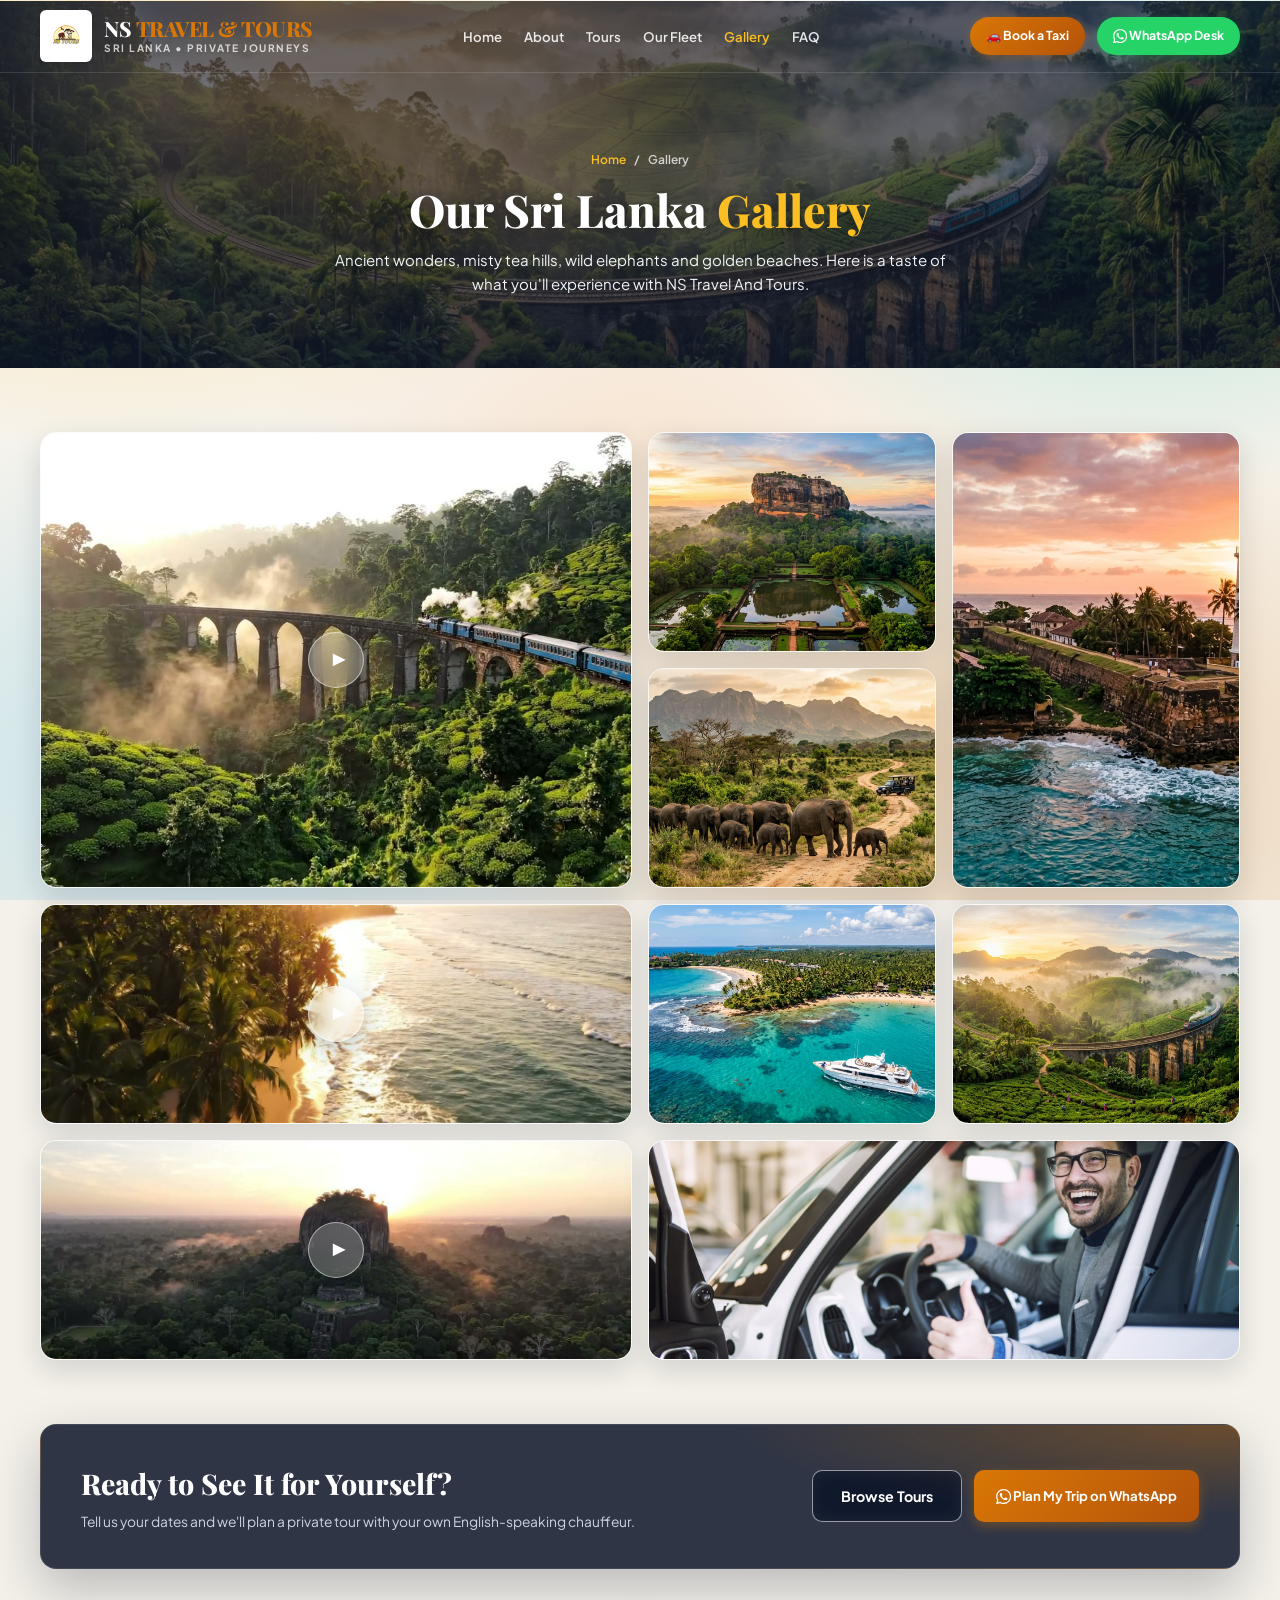
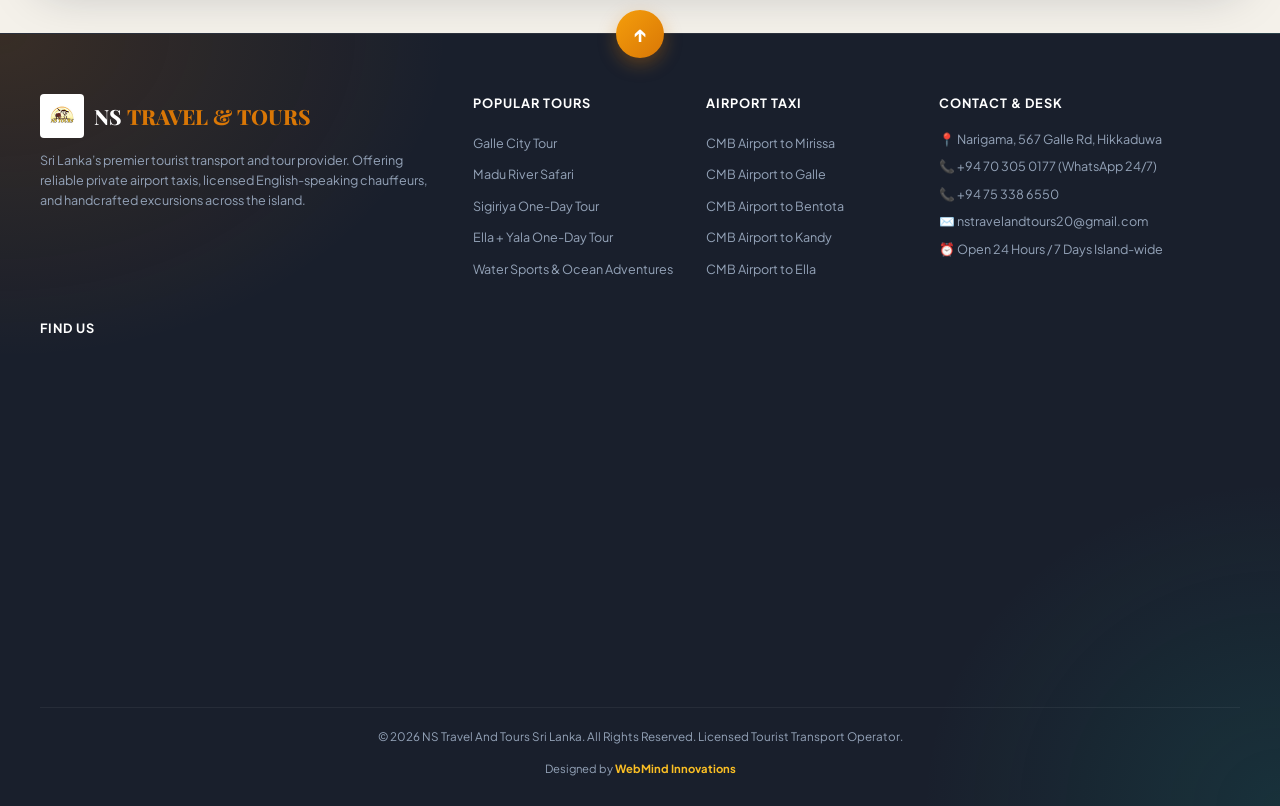
<file: gallery.html>
<!DOCTYPE html>
<html lang="en">
<head>
  <meta charset="UTF-8">
  <meta http-equiv="X-UA-Compatible" content="IE=edge">
  <meta name="viewport" content="width=device-width, initial-scale=1.0">
  
  <title>Gallery | NS Travel And Tours Sri Lanka - Photos &amp; Videos</title>
  <meta name="description" content="Photos and videos from NS Travel And Tours journeys across Sri Lanka: Sigiriya, Ella, Galle Fort, wildlife safaris, south coast beaches and our private chauffeur fleet.">
  <meta property="og:title" content="NS Travel And Tours Sri Lanka - Private Transport & Curated Tours">
  <meta property="og:description" content="Reliable private chauffeur service, airport transfers, and half-day and one-day tours and water sports across Sri Lanka.">
  <meta property="og:image" content="assets/images/hero.jpg">
  <meta property="og:type" content="website">

  <!-- Favicon -->
  <link rel="icon" type="image/jpeg" href="assets/images/logo.jpg">

  <!-- Fonts -->
  <link rel="preconnect" href="https://fonts.googleapis.com">
  <link rel="preconnect" href="https://fonts.gstatic.com" crossorigin>
  <link href="https://fonts.googleapis.com/css2?family=Playfair+Display:ital,wght@0,600;0,700;0,800;1,600&family=Plus+Jakarta+Sans:wght@400;500;600;700;800&display=swap" rel="stylesheet">

  <link rel="stylesheet" href="assets/css/style.css">
</head>
<body>

  <!-- Icon sprite: WhatsApp logo, used via <use href="#icon-whatsapp"> -->
  <svg xmlns="http://www.w3.org/2000/svg" style="display: none;">
    <symbol id="icon-whatsapp" viewBox="0 0 24 24">
      <path fill="currentColor" d="M17.472 14.382c-.297-.149-1.758-.867-2.03-.967-.273-.099-.471-.148-.67.15-.197.297-.767.966-.94 1.164-.173.199-.347.223-.644.075-.297-.15-1.255-.463-2.39-1.475-.883-.788-1.48-1.761-1.653-2.059-.173-.297-.018-.458.13-.606.134-.133.298-.347.446-.52.149-.174.198-.298.298-.497.099-.198.05-.371-.025-.52-.075-.149-.669-1.612-.916-2.207-.242-.579-.487-.5-.669-.51-.173-.008-.371-.01-.57-.01-.198 0-.52.074-.792.372-.272.297-1.04 1.016-1.04 2.479 0 1.462 1.065 2.875 1.213 3.074.149.198 2.096 3.2 5.077 4.487.709.306 1.262.489 1.694.625.712.227 1.36.195 1.871.118.571-.085 1.758-.719 2.006-1.413.248-.694.248-1.289.173-1.413-.074-.124-.272-.198-.57-.347m-5.421 7.403h-.004a9.87 9.87 0 01-5.031-1.378l-.361-.214-3.741.982.998-3.648-.235-.374a9.86 9.86 0 01-1.51-5.26c.001-5.45 4.436-9.884 9.888-9.884 2.64 0 5.122 1.03 6.988 2.898a9.825 9.825 0 012.893 6.994c-.003 5.45-4.437 9.884-9.885 9.884m8.413-18.297A11.815 11.815 0 0012.05 0C5.495 0 .16 5.335.157 11.892c0 2.096.547 4.142 1.588 5.945L.057 24l6.305-1.654a11.882 11.882 0 005.683 1.448h.005c6.554 0 11.89-5.335 11.893-11.893a11.821 11.821 0 00-3.48-8.413z"/>
    </symbol>
  </svg>

  <!-- Main Header Navigation -->
  <header class="main-header is-transparent">
    <div class="container navbar">
      <a href="index.html" class="brand-link">
        <img src="assets/images/logo.jpg" alt="NS Travel And Tours Sri Lanka" class="brand-logo-img">
        <div class="brand-text">
          <span class="brand-title">NS <span>TRAVEL &amp; TOURS</span></span>
          <span class="brand-sub">Sri Lanka • Private Journeys</span>
        </div>
      </a>

      <nav>
        <ul class="nav-menu" id="navMenu">
          <li><a href="index.html" class="nav-link">Home</a></li>
          <li><a href="index.html#about" class="nav-link">About</a></li>
          <li><a href="index.html#tours" class="nav-link">Tours</a></li>
          <li class="mobile-nav-only"><a href="index.html#water-sports" class="nav-link">Water Sports &amp; Ocean</a></li>
          <li><a href="index.html#fleet" class="nav-link">Our Fleet</a></li>
          <li><a href="gallery.html" class="nav-link active">Gallery</a></li>
          <li><a href="index.html#faq" class="nav-link">FAQ</a></li>
        </ul>
      </nav>

      <div class="nav-actions">
        <a href="index.html#book" class="btn-header-book">
          <span>🚗 Book a Taxi</span>
        </a>
        <a href="https://wa.me/94703050177?text=Hello%20NS%20Travel%20And%20Tours!%20I%20would%20like%20to%20inquire%20about%20tours%20and%20private%20transport." target="_blank" class="btn-header-wa">
          <span><svg class="wa-icon" aria-hidden="true"><use href="#icon-whatsapp"></use></svg> WhatsApp Desk</span>
        </a>
        <button class="mobile-toggle-btn" id="mobileMenuToggle" aria-label="Toggle navigation">☰</button>
      </div>
    </div>
  </header>

  <!-- Page Banner -->
  <section class="page-hero">
    <div class="container">
      <nav class="page-crumbs" aria-label="Breadcrumb">
        <a href="index.html">Home</a> <span>/</span> Gallery
      </nav>
      <h1 class="page-hero-title">Our Sri Lanka <span class="highlight">Gallery</span></h1>
      <p class="page-hero-text">
        Ancient wonders, misty tea hills, wild elephants and golden beaches. Here is a taste of what you'll experience with NS Travel And Tours.
      </p>
    </div>
  </section>

  <!-- Full Gallery -->
  <section class="section-wrap" id="gallery">
    <div class="container">
      <div class="gallery-grid" id="galleryGrid">
        <figure class="gallery-item bento-big" data-gallery data-type="video" data-src="assets/videos/hero-train.mp4" tabindex="0" aria-label="Play video: Blue train crossing the Nine Arch Bridge, Ella">
          <video src="assets/videos/hero-train.mp4" poster="assets/videos/hero-train-poster.jpg" muted loop playsinline preload="none"></video>
          <span class="gallery-play" aria-hidden="true">▶</span>
          <figcaption>Blue train crossing the Nine Arch Bridge, Ella</figcaption>
        </figure>
        <figure class="gallery-item" data-gallery data-type="image" data-src="assets/images/sigiriya.jpg" tabindex="0" aria-label="View photo: Sigiriya Lion Rock at sunrise">
          <img src="assets/images/sigiriya.jpg" alt="Sigiriya Lion Rock at sunrise" loading="lazy" decoding="async">
          <figcaption>Sigiriya Lion Rock at sunrise</figcaption>
        </figure>
        <figure class="gallery-item bento-tall" data-gallery data-type="image" data-src="assets/images/galle.jpg" tabindex="0" aria-label="View photo: Galle Dutch Fort & lighthouse">
          <img src="assets/images/galle.jpg" alt="Galle Dutch Fort & lighthouse" loading="lazy" decoding="async">
          <figcaption>Galle Dutch Fort & lighthouse</figcaption>
        </figure>
        <figure class="gallery-item" data-gallery data-type="image" data-src="assets/images/safari.jpg" tabindex="0" aria-label="View photo: Wild elephants on safari">
          <img src="assets/images/safari.jpg" alt="Wild elephants on safari" loading="lazy" decoding="async">
          <figcaption>Wild elephants on safari</figcaption>
        </figure>
        <figure class="gallery-item bento-wide" data-gallery data-type="video" data-src="assets/videos/hero-beach.mp4" tabindex="0" aria-label="Play video: Golden hour over Mirissa beach">
          <video src="assets/videos/hero-beach.mp4" poster="assets/videos/hero-beach-poster.jpg" muted loop playsinline preload="none"></video>
          <span class="gallery-play" aria-hidden="true">▶</span>
          <figcaption>Golden hour over Mirissa beach</figcaption>
        </figure>
        <figure class="gallery-item" data-gallery data-type="image" data-src="assets/images/ocean.jpg" tabindex="0" aria-label="View photo: Turquoise bays of the south coast">
          <img src="assets/images/ocean.jpg" alt="Turquoise bays of the south coast" loading="lazy" decoding="async">
          <figcaption>Turquoise bays of the south coast</figcaption>
        </figure>
        <figure class="gallery-item" data-gallery data-type="image" data-src="assets/images/hero.jpg" tabindex="0" aria-label="View photo: Misty tea hills of Ella">
          <img src="assets/images/hero.jpg" alt="Misty tea hills of Ella" loading="lazy" decoding="async">
          <figcaption>Misty tea hills of Ella</figcaption>
        </figure>
        <figure class="gallery-item bento-wide" data-gallery data-type="video" data-src="assets/videos/hero-sigiriya.mp4" tabindex="0" aria-label="Play video: Drone view around Sigiriya">
          <video src="assets/videos/hero-sigiriya.mp4" poster="assets/videos/hero-sigiriya-poster.jpg" muted loop playsinline preload="none"></video>
          <span class="gallery-play" aria-hidden="true">▶</span>
          <figcaption>Drone view around Sigiriya</figcaption>
        </figure>
        <figure class="gallery-item bento-wide" data-gallery data-type="image" data-src="assets/images/fleet.jpg" tabindex="0" aria-label="View photo: Our private chauffeur fleet">
          <img src="assets/images/fleet.jpg" alt="Our private chauffeur fleet" loading="lazy" decoding="async">
          <figcaption>Our private chauffeur fleet</figcaption>
        </figure>
      </div>
    </div>
  </section>

  <!-- Call to Action -->
  <section class="container" style="margin-bottom: 64px;">
    <div class="gallery-cta">
      <div>
        <h2 class="gallery-cta-title">Ready to See It for Yourself?</h2>
        <p class="gallery-cta-text">Tell us your dates and we'll plan a private tour with your own English-speaking chauffeur.</p>
      </div>
      <div class="gallery-cta-actions">
        <a href="index.html#tours" class="btn-hero-ghost"><span>Browse Tours</span></a>
        <a href="https://wa.me/94703050177?text=Hello%20NS%20Travel%20And%20Tours!%20I%20saw%20your%20gallery%20and%20would%20like%20to%20plan%20a%20trip%20to%20Sri%20Lanka." target="_blank" class="btn-book-cta">
          <span><svg class="wa-icon" aria-hidden="true"><use href="#icon-whatsapp"></use></svg> Plan My Trip on WhatsApp</span>
        </a>
      </div>
    </div>
  </section>

  <!-- Gallery Lightbox -->
  <div class="lightbox" id="lightbox" role="dialog" aria-modal="true" aria-label="Gallery viewer" aria-hidden="true">
    <button type="button" class="lightbox-btn lightbox-close" aria-label="Close gallery">✕</button>
    <button type="button" class="lightbox-btn lightbox-prev" aria-label="Previous">‹</button>
    <figure class="lightbox-stage">
      <div class="lightbox-media" id="lightboxMedia"></div>
      <figcaption class="lightbox-caption" id="lightboxCaption"></figcaption>
    </figure>
    <button type="button" class="lightbox-btn lightbox-next" aria-label="Next">›</button>
  </div>

  <!-- Floating Quick WhatsApp Button -->
  <a href="https://wa.me/94703050177?text=Hello%20NS%20Travel%20And%20Tours!%20I%20would%20like%20to%20plan%20my%20trip%20to%20Sri%20Lanka." target="_blank" class="wa-float-btn" aria-label="Chat on WhatsApp">
    <span class="wa-float-icon" aria-hidden="true"><svg class="wa-icon" aria-hidden="true"><use href="#icon-whatsapp"></use></svg></span>
    <span class="wa-float-label">WhatsApp 24/7</span>
  </a>

  <!-- Site Footer -->
  <footer class="footer-wrap">
    <a href="#top" class="back-to-top" aria-label="Back to top" onclick="window.scrollTo({ top: 0, behavior: 'smooth' }); return false;">↑</a>
    <div class="container">
      <div class="footer-columns">
        <div>
          <div style="display: flex; align-items: center; gap: 10px; margin-bottom: 12px;">
            <img src="assets/images/logo.jpg" alt="NS Travel And Tours Logo" style="width: 44px; height: 44px; border-radius: 4px; background: white; padding: 2px;">
            <span style="font-family: var(--font-heading); font-size: 1.4rem; font-weight: 800; color: white;">NS <span style="color: var(--primary);">TRAVEL &amp; TOURS</span></span>
          </div>
          <p style="font-size: 0.84rem; line-height: 1.6; color: #94A3B8; margin-bottom: 16px;">
            Sri Lanka’s premier tourist transport and tour provider. Offering reliable private airport taxis, licensed English-speaking chauffeurs, and handcrafted excursions across the island.
          </p>
        </div>

        <div>
          <h4 class="footer-col-title">Popular Tours</h4>
          <ul class="footer-nav">
            <li><a href="index.html#tours">Galle City Tour</a></li>
            <li><a href="index.html#tours">Madu River Safari</a></li>
            <li><a href="index.html#tours">Sigiriya One-Day Tour</a></li>
            <li><a href="index.html#tours">Ella + Yala One-Day Tour</a></li>
            <li><a href="index.html#water-sports">Water Sports &amp; Ocean Adventures</a></li>
          </ul>
        </div>

        <div>
          <h4 class="footer-col-title">Airport Taxi</h4>
          <ul class="footer-nav">
            <li><a href="index.html#transport">CMB Airport to Mirissa</a></li>
            <li><a href="index.html#transport">CMB Airport to Galle</a></li>
            <li><a href="index.html#transport">CMB Airport to Bentota</a></li>
            <li><a href="index.html#transport">CMB Airport to Kandy</a></li>
            <li><a href="index.html#transport">CMB Airport to Ella</a></li>
          </ul>
        </div>

        <div>
          <h4 class="footer-col-title">Contact &amp; Desk</h4>
          <div style="display: flex; flex-direction: column; gap: 8px; font-size: 0.84rem;">
            <div>📍 <a href="#location" style="color: inherit;">Narigama, 567 Galle Rd, Hikkaduwa</a></div>
            <div>📞 <a href="tel:+94703050177" style="color: inherit;">+94 70 305 0177</a> (WhatsApp 24/7)</div>
            <div>📞 <a href="tel:+94753386550" style="color: inherit;">+94 75 338 6550</a></div>
            <div>✉️ <a href="mailto:nstravelandtours20@gmail.com" style="color: inherit;">nstravelandtours20@gmail.com</a></div>
            <div>⏰ Open 24 Hours / 7 Days Island-wide</div>
          </div>
        </div>
      </div>

      <div class="footer-map" id="location">
        <h4 class="footer-col-title">Find Us</h4>
        <iframe src="https://www.google.com/maps/embed?pb=!1m18!1m12!1m3!1d63472.61083984284!2d80.03208464695295!3d6.125564886245652!2m3!1f0!2f0!3f0!3m2!1i1024!2i768!4f13.1!3m3!1m2!1s0x3ae1771f5ee213a5%3A0x9699fc8b3db57469!2sNS%20Travel%20And%20Tours!5e0!3m2!1sen!2slk!4v1793362020748!5m2!1sen!2slk" title="NS Travel And Tours location on Google Maps" allowfullscreen="" loading="lazy" referrerpolicy="strict-origin-when-cross-origin"></iframe>
      </div>

      <div class="footer-bottom-line">
        <div>© 2026 NS Travel And Tours Sri Lanka. All Rights Reserved. Licensed Tourist Transport Operator.</div>
      </div>
      <div class="footer-credit">
        Designed by <a href="https://www.facebook.com/share/192YZzfC4R/?mibextid=wwXIfr" target="_blank" rel="noopener">WebMind Innovations</a>
      </div>
    </div>
  </footer>

  <!-- Scripts -->
  <script src="assets/js/app.js"></script>
</body>
</html>
</file>
<file: assets/css/style.css>
/* ==========================================================================
   NS TOURS - MODERN LUXURY TRAVEL DESIGN SYSTEM (CLEAN & SHARP)
   Target: International Travelers (Europe, UK, USA, Australia, Worldwide)
   Palette: Warm Amber Gold (#D97706), Deep Emerald (#047857), Slate Navy (#0F172A)
   ========================================================================== */

:root {
  --primary: #D97706;
  --primary-hover: #B45309;
  --primary-light: #FEF3C7;
  --primary-border: #FCD34D;
  
  --secondary: #0D9488;
  --secondary-dark: #0F766E;
  --accent-green: #10B981;
  --whatsapp-green: #25D366;
  --whatsapp-hover: #1EBE5D;
  
  --dark: #0F172A;
  --dark-surface: #1E293B;
  --dark-border: #334155;
  
  --bg-light: #F8FAFC;
  --card-bg: #FFFFFF;
  --border-color: #E2E8F0;
  
  --text-primary: #0F172A;
  --text-secondary: #475569;
  --text-muted: #64748B;
  
  --radius-sm: 6px;
  --radius-md: 10px;
  --radius-lg: 16px;
  --radius-full: 9999px;
  
  --shadow-sm: 0 1px 3px rgba(15, 23, 42, 0.08);
  --shadow-md: 0 4px 16px rgba(15, 23, 42, 0.08);
  --shadow-lg: 0 12px 32px rgba(15, 23, 42, 0.12);
  --shadow-hover: 0 16px 36px rgba(217, 119, 6, 0.16);
  
  --font-heading: 'Playfair Display', Georgia, serif;
  --font-body: 'Plus Jakarta Sans', -apple-system, BlinkMacSystemFont, "Segoe UI", Roboto, sans-serif;
  --transition: all 0.25s ease-in-out;
}

/* Global Reset */
*, *::before, *::after {
  box-sizing: border-box;
  margin: 0;
  padding: 0;
}

html {
  scroll-behavior: smooth;
  scroll-padding-top: 80px;
  font-size: 15px;
}

body {
  font-family: var(--font-body);
  background-color: var(--bg-light);
  color: var(--text-primary);
  line-height: 1.55;
  -webkit-font-smoothing: antialiased;
  -moz-osx-font-smoothing: grayscale;
}

img {
  max-width: 100%;
  height: auto;
  display: block;
}

a {
  text-decoration: none;
  color: inherit;
  transition: var(--transition);
}

button, input, select, textarea {
  font-family: inherit;
  font-size: inherit;
}

.container {
  width: 100%;
  max-width: 1240px;
  margin: 0 auto;
  padding: 0 20px;
}

/* --------------------------------------------------------------------------
   Main Navigation Header
   -------------------------------------------------------------------------- */
.main-header {
  position: sticky;
  top: 0;
  z-index: 1000;
  background: rgba(255, 255, 255, 0.92);
  backdrop-filter: blur(14px);
  -webkit-backdrop-filter: blur(14px);
  border-bottom: 1px solid var(--border-color);
  box-shadow: 0 4px 20px rgba(15, 23, 42, 0.06);
  transition: background 0.3s ease, box-shadow 0.3s ease, border-color 0.3s ease;
}

/* Transparent state while resting over the hero (toggled by app.js) */
.main-header.is-transparent {
  background: transparent;
  backdrop-filter: none;
  -webkit-backdrop-filter: none;
  border-bottom-color: rgba(255, 255, 255, 0.12);
  box-shadow: none;
}

.main-header.is-transparent .brand-title,
.main-header.is-transparent .mobile-toggle-btn {
  color: #FFFFFF;
}

.main-header.is-transparent .brand-sub {
  color: rgba(255, 255, 255, 0.75);
}

.main-header.is-transparent .brand-logo-img {
  border-color: rgba(255, 255, 255, 0.4);
}

.navbar {
  display: flex;
  justify-content: space-between;
  align-items: center;
  height: 72px;
}

/* Brand Logo */
.brand-link {
  display: flex;
  align-items: center;
  gap: 12px;
  text-decoration: none;
}

.brand-logo-img {
  width: 52px;
  height: 52px;
  object-fit: contain;
  border-radius: var(--radius-sm);
  background: #FFFFFF;
  border: 1px solid #E2E8F0;
  padding: 2px;
  box-shadow: var(--shadow-sm);
}

.brand-text {
  display: flex;
  flex-direction: column;
}

.brand-title {
  transition: var(--transition);
  white-space: nowrap;
  font-family: var(--font-heading);
  font-size: 1.4rem;
  font-weight: 800;
  color: var(--dark);
  line-height: 1.1;
  letter-spacing: -0.5px;
}

.brand-title span {
  color: var(--primary);
}

.brand-sub {
  font-size: 0.68rem;
  font-weight: 700;
  color: var(--text-muted);
  text-transform: uppercase;
  letter-spacing: 1.5px;
}

/* Nav Menu */
.nav-menu {
  display: flex;
  list-style: none;
  align-items: center;
  gap: 22px;
}

.mobile-nav-only {
  display: none;
}

.nav-link {
  font-size: 0.88rem;
  font-weight: 600;
  color: var(--text-secondary);
  white-space: nowrap;
  padding: 6px 0;
  position: relative;
}

.nav-link:hover, .nav-link.active {
  color: var(--primary);
}

.nav-link::after {
  content: '';
  position: absolute;
  bottom: 0;
  left: 0;
  width: 0%;
  height: 2px;
  background: var(--primary);
  transition: var(--transition);
}

.nav-link:hover::after {
  width: 100%;
}

@media (min-width: 769px) {
  .main-header.is-transparent .nav-link {
    color: rgba(255, 255, 255, 0.88);
  }
  .main-header.is-transparent .nav-link:hover,
  .main-header.is-transparent .nav-link.active {
    color: #FBBF24;
  }
  .main-header.is-transparent .nav-link::after {
    background: #FBBF24;
  }
}

/* --------------------------------------------------------------------------
   Tours Mega Menu (header dropdown, desktop only)
   -------------------------------------------------------------------------- */
.navbar {
  position: relative;
}

.nav-caret {
  display: inline-block;
  font-size: 0.7em;
  margin-left: 2px;
  transition: transform 0.25s ease;
}

.nav-has-mega:hover .nav-caret,
.nav-has-mega:focus-within .nav-caret {
  transform: rotate(180deg);
}

.tours-mega {
  position: absolute;
  top: calc(100% - 6px);
  left: 50%;
  width: min(940px, calc(100vw - 32px));
  max-height: calc(100vh - 84px);
  max-height: calc(100dvh - 84px);
  display: flex;
  flex-direction: column;
  transform: translate(-50%, 10px);
  opacity: 0;
  visibility: hidden;
  transition: opacity 0.25s ease, transform 0.25s ease, visibility 0.25s;
  border-radius: var(--radius-lg);
  overflow: hidden;
  background: rgba(255, 255, 255, 0.96);
  -webkit-backdrop-filter: blur(24px) saturate(170%);
  backdrop-filter: blur(24px) saturate(170%);
  border: 1px solid rgba(255, 255, 255, 0.85);
  box-shadow: 0 24px 60px rgba(15, 23, 42, 0.2);
  z-index: 1100;
  text-align: left;
}

/* Invisible bridge so the menu stays open while the pointer moves down */
.tours-mega::before {
  content: '';
  position: absolute;
  top: -20px;
  left: 0;
  right: 0;
  height: 20px;
}

.nav-has-mega:hover .tours-mega,
.nav-has-mega:focus-within .tours-mega,
.nav-has-mega.is-open .tours-mega {
  opacity: 1;
  visibility: visible;
  transform: translate(-50%, 0);
}

.tours-mega-top {
  display: flex;
  justify-content: space-between;
  align-items: center;
  gap: 12px;
  flex-wrap: wrap;
  padding: 12px 22px;
  background: linear-gradient(90deg, rgba(219, 234, 254, 0.75), rgba(204, 251, 241, 0.55));
  border-bottom: 1px solid rgba(15, 23, 42, 0.07);
  flex-shrink: 0;
}

.tours-mega-title {
  font-size: 0.8rem;
  font-weight: 800;
  text-transform: uppercase;
  letter-spacing: 0.8px;
  color: var(--dark);
}

.tours-mega-filters {
  display: flex;
  gap: 6px;
  flex-wrap: wrap;
}

.tours-mega-filters a {
  font-size: 0.75rem;
  font-weight: 700;
  color: var(--text-secondary);
  padding: 4px 11px;
  border-radius: var(--radius-full);
  background: rgba(255, 255, 255, 0.75);
  border: 1px solid rgba(15, 23, 42, 0.08);
}

.tours-mega-filters a:hover {
  color: #FFFFFF;
  background: var(--primary);
  border-color: var(--primary);
}

/* Scrollable container for tours and ocean band */
.tours-mega-body {
  flex: 1 1 auto;
  min-height: 0;
  overflow-y: auto;
  overflow-x: hidden;
  overscroll-behavior: contain;
  scrollbar-width: thin;
  scrollbar-color: rgba(15, 23, 42, 0.2) transparent;
}

.tours-mega-body::-webkit-scrollbar {
  width: 6px;
}

.tours-mega-body::-webkit-scrollbar-track {
  background: transparent;
}

.tours-mega-body::-webkit-scrollbar-thumb {
  background: rgba(15, 23, 42, 0.2);
  border-radius: var(--radius-full);
}

.tours-mega-body::-webkit-scrollbar-thumb:hover {
  background: rgba(15, 23, 42, 0.35);
}

.tours-mega-cols {
  display: grid;
  grid-template-columns: minmax(280px, 1fr) minmax(460px, 1.6fr);
  border-bottom: 1px solid rgba(15, 23, 42, 0.06);
}

.tours-mega-col {
  min-width: 0;
  padding: 14px 18px 12px;
  display: flex;
  flex-direction: column;
}

.tours-mega-col.is-warm {
  background: linear-gradient(180deg, rgba(254, 243, 199, 0.45), rgba(255, 237, 213, 0.35));
  border-left: 1px solid rgba(15, 23, 42, 0.06);
}

.tours-mega-heading {
  font-size: 0.74rem;
  font-weight: 800;
  text-transform: uppercase;
  letter-spacing: 0.9px;
  color: var(--dark);
  padding-left: 9px;
  border-left: 3px solid var(--secondary-dark, #0F766E);
  margin-bottom: 8px;
}

.tours-mega-col.is-warm .tours-mega-heading {
  border-left-color: var(--primary);
}

.tours-mega-heading.is-ocean {
  border-left-color: #0EA5E9;
  margin-bottom: 0;
}

.tours-mega-list {
  list-style: none;
  display: flex;
  flex-direction: column;
  gap: 3px;
  margin-bottom: 4px;
}

/* 2-column layout for One-Day tours on desktop screens: 4 rows of 2 tours each */
@media (min-width: 860px) {
  .mega-multi-grid {
    display: grid !important;
    grid-template-columns: repeat(2, minmax(0, 1fr));
    grid-auto-flow: column;
    grid-template-rows: repeat(4, auto);
    gap: 3px 8px;
  }
}

.tours-mega-item {
  width: 100%;
  display: flex;
  align-items: center;
  justify-content: space-between;
  gap: 10px;
  padding: 7px 10px;
  border: none;
  border-radius: var(--radius-sm);
  background: transparent;
  text-align: left;
  cursor: pointer;
  font-family: inherit;
  transition: var(--transition);
}

.tours-mega-item:hover,
.tours-mega-item:focus-visible {
  background: #FFFFFF;
  box-shadow: 0 4px 14px rgba(15, 23, 42, 0.07);
  outline: none;
}

.mega-item-text {
  display: flex;
  flex-direction: column;
  min-width: 0;
  flex: 1;
}

.mega-item-title {
  font-size: 0.86rem;
  font-weight: 600;
  color: var(--dark);
  line-height: 1.3;
  white-space: nowrap;
  overflow: hidden;
  text-overflow: ellipsis;
}

.tours-mega-item:hover .mega-item-title {
  color: var(--primary-hover);
}

.mega-item-meta {
  font-size: 0.72rem;
  font-weight: 600;
  color: #0284C7; /* Crisp, vibrant ocean blue duration label */
  line-height: 1.25;
  display: block !important;
}

/* Full-width Water Sports & Ocean Adventures band using the full space */
.tours-mega-ocean-band {
  padding: 12px 20px 14px;
  background: linear-gradient(180deg, rgba(239, 246, 255, 0.85), rgba(224, 242, 254, 0.5));
  border-top: 1px solid rgba(14, 165, 233, 0.15);
}

.tours-mega-ocean-header {
  display: flex;
  justify-content: space-between;
  align-items: center;
  gap: 12px;
  margin-bottom: 9px;
  flex-wrap: wrap;
}

.tours-mega-ocean-hint {
  font-size: 0.73rem;
  font-weight: 600;
  color: #0284C7;
  letter-spacing: 0.2px;
}

.tours-mega-ocean-band .mega-water-list {
  display: flex;
  flex-direction: row;
  flex-wrap: wrap;
  gap: 7px;
  margin-bottom: 0;
  list-style: none;
}

.tours-mega-ocean-band .mega-water-item {
  width: auto;
  justify-content: flex-start;
  gap: 4px;
  padding: 5px 12px;
  border-radius: var(--radius-full);
  background: #FFFFFF;
  border: 1px solid rgba(14, 165, 233, 0.28);
  box-shadow: 0 1px 4px rgba(14, 165, 233, 0.08);
  transition: var(--transition);
}

.tours-mega-ocean-band .mega-water-item:hover {
  background: #FFFFFF;
  border-color: #0EA5E9;
  box-shadow: 0 3px 10px rgba(14, 165, 233, 0.22);
  transform: translateY(-1px);
}

.tours-mega-ocean-band .mega-water-item .mega-item-title {
  font-size: 0.77rem;
  font-weight: 600;
  color: var(--dark);
}

/* Footer Action Bar */
.tours-mega-footer {
  display: flex;
  justify-content: space-between;
  align-items: center;
  gap: 12px;
  padding: 10px 20px;
  background: rgba(255, 255, 255, 0.95);
  border-top: 1px solid rgba(15, 23, 42, 0.07);
  flex-shrink: 0;
}

.tours-mega-footer .tours-mega-more {
  flex: 1;
  margin-top: 0;
  padding: 9px 14px;
  border-radius: var(--radius-md);
  font-size: 0.82rem;
  font-weight: 700;
  color: var(--dark);
  background: rgba(248, 250, 252, 0.9);
  border: 1px solid rgba(15, 23, 42, 0.08);
  display: flex;
  justify-content: space-between;
  align-items: center;
  transition: var(--transition);
}

.tours-mega-footer .tours-mega-more span {
  transition: transform 0.25s ease;
}

.tours-mega-footer .tours-mega-more.is-planner {
  background: linear-gradient(135deg, rgba(254, 243, 199, 0.85), rgba(255, 237, 213, 0.85));
  border-color: rgba(245, 158, 11, 0.35);
}

.tours-mega-footer .tours-mega-more:hover {
  color: var(--primary-hover);
  background: #FFFFFF;
  border-color: var(--primary-border);
  box-shadow: 0 4px 14px rgba(15, 23, 42, 0.08);
}

.tours-mega-footer .tours-mega-more:hover span {
  transform: translateX(4px);
}

/* Responsive adjustments for narrow desktop screens (769px - 899px) */
@media (max-width: 899px) and (min-width: 769px) {
  .tours-mega {
    width: calc(100vw - 24px);
  }
  .tours-mega-cols {
    grid-template-columns: 1fr 1fr;
  }
  .tours-mega-col {
    padding: 12px 14px 10px;
  }
  .tours-mega-ocean-band {
    padding: 10px 14px;
  }
  .tours-mega-footer {
    padding: 8px 14px;
  }
  .tours-mega-item {
    padding: 6px 8px;
  }
  .mega-item-title {
    font-size: 0.82rem;
  }
}

/* Header Action Button */
.nav-actions {
  display: flex;
  align-items: center;
  gap: 12px;
}

.btn-header-wa {
  display: inline-flex;
  align-items: center;
  gap: 6px;
  background: var(--whatsapp-green);
  color: white;
  font-size: 0.825rem;
  font-weight: 700;
  padding: 9px 16px;
  border-radius: var(--radius-full);
  white-space: nowrap;
  box-shadow: 0 2px 10px rgba(37, 211, 102, 0.28);
  transition: var(--transition);
}

.nav-menu-currency {
  display: none;
}

/* Header Currency Selector */
.header-currency {
  display: inline-flex;
  align-items: center;
  gap: 4px;
  padding: 6px 10px;
  border: 1.5px solid var(--border-color);
  border-radius: var(--radius-full);
  background: #FFFFFF;
  color: var(--dark);
  cursor: pointer;
  transition: var(--transition);
}

.header-currency:hover {
  border-color: var(--primary);
}

.header-currency-icon {
  font-size: 0.9rem;
}

.currency-select {
  background: transparent;
  color: inherit;
  border: none;
  outline: none;
  font-weight: 700;
  font-size: 0.8rem;
  cursor: pointer;
}

.currency-select option {
  background: #FFFFFF;
  color: var(--dark);
}

.main-header.is-transparent .header-currency {
  background: rgba(255, 255, 255, 0.12);
  border-color: rgba(255, 255, 255, 0.35);
  color: #FFFFFF;
}

.main-header.is-transparent .header-currency:hover {
  border-color: #FBBF24;
}

.btn-header-book {
  display: inline-flex;
  align-items: center;
  gap: 6px;
  background: linear-gradient(135deg, #D97706 0%, #B45309 100%);
  color: white;
  font-size: 0.825rem;
  font-weight: 700;
  padding: 9px 16px;
  border-radius: var(--radius-full);
  white-space: nowrap;
  box-shadow: 0 2px 10px rgba(217, 119, 6, 0.3);
  transition: var(--transition);
}

.btn-header-book:hover {
  transform: translateY(-1px);
  box-shadow: 0 4px 14px rgba(217, 119, 6, 0.42);
}

.btn-header-wa:hover {
  background: var(--whatsapp-hover);
  transform: translateY(-1px);
  box-shadow: 0 4px 14px rgba(37, 211, 102, 0.4);
}

.mobile-toggle-btn {
  display: none;
  background: none;
  border: none;
  font-size: 1.4rem;
  color: var(--dark);
  cursor: pointer;
}

/* --------------------------------------------------------------------------
   Hero Section (Compact, Clear, High-Contrast)
   -------------------------------------------------------------------------- */
.hero-section {
  position: relative;
  overflow: hidden;
  /* Fallback image shown while the video loads or if it can't play */
  background: #0F172A url('../images/hero.jpg') center/cover no-repeat;
  color: white;
  /* Slide up under the transparent 72px header and fill the screen */
  margin-top: -72px;
  min-height: 100vh;
  min-height: 100svh;
  display: flex;
  align-items: center;
  padding: 144px 0 80px;
}

/* Background video playlist */
.hero-video-wrap {
  position: absolute;
  inset: 0;
  z-index: 0;
}

.hero-video {
  position: absolute;
  inset: 0;
  width: 100%;
  height: 100%;
  object-fit: cover;
  opacity: 0;
  transition: opacity 1.2s ease;
}

.hero-video.is-active {
  opacity: 1;
}

/* Dark overlay keeps the white hero text readable over any clip */
.hero-video-wrap::after {
  content: '';
  position: absolute;
  inset: 0;
  background:
    /* Extra shade focused behind the centered text */
    radial-gradient(ellipse 60% 55% at 50% 50%, rgba(15, 23, 42, 0.55) 0%, rgba(15, 23, 42, 0.25) 70%, rgba(15, 23, 42, 0) 100%),
    /* Overall tint, darker at the top for the header */
    linear-gradient(180deg, rgba(15, 23, 42, 0.7) 0%, rgba(15, 23, 42, 0.45) 30%, rgba(15, 23, 42, 0.55) 70%, rgba(15, 23, 42, 0.8) 100%);
}

.hero-section > .container {
  position: relative;
  z-index: 1;
}

.hero-header-box {
  text-align: center;
  max-width: 820px;
  margin: 0 auto;
}

.hero-trust-tag {
  display: inline-flex;
  align-items: center;
  gap: 8px;
  background: rgba(15, 23, 42, 0.45);
  backdrop-filter: blur(10px);
  border: 1px solid rgba(255, 255, 255, 0.25);
  padding: 4px 14px;
  border-radius: var(--radius-full);
  font-size: 0.75rem;
  font-weight: 700;
  letter-spacing: 0.5px;
  text-transform: uppercase;
  margin-bottom: 12px;
}

.hero-stars {
  color: #FBBF24;
  letter-spacing: 2px;
  white-space: nowrap;
}

.hero-main-title {
  font-family: var(--font-heading);
  font-size: clamp(2rem, 3.8vw, 3.2rem);
  font-weight: 800;
  line-height: 1.18;
  margin-bottom: 12px;
  text-shadow: 0 2px 14px rgba(0, 0, 0, 0.5);
}

.hero-main-title .highlight {
  color: #FBBF24;
}

.hero-sub-text {
  font-size: clamp(0.95rem, 1.5vw, 1.15rem);
  color: #F1F5F9;
  font-weight: 500;
  text-shadow: 0 1px 10px rgba(0, 0, 0, 0.6);
  max-width: 680px;
  margin: 0 auto;
  line-height: 1.55;
}

.hero-cta-row {
  display: flex;
  justify-content: center;
  flex-wrap: wrap;
  gap: 12px;
  margin-top: 28px;
}

.btn-hero {
  padding: 14px 28px;
  font-size: 0.95rem;
}

.btn-hero-ghost {
  display: inline-flex;
  align-items: center;
  gap: 8px;
  padding: 14px 28px;
  border-radius: var(--radius-md);
  font-weight: 700;
  font-size: 0.95rem;
  color: white;
  background: rgba(15, 23, 42, 0.45);
  border: 1.5px solid rgba(255, 255, 255, 0.55);
  backdrop-filter: blur(8px);
  transition: var(--transition);
}

.btn-hero-ghost:hover {
  background: rgba(255, 255, 255, 0.22);
  border-color: white;
  transform: translateY(-2px);
}

.hero-offer-list {
  list-style: none;
  display: flex;
  justify-content: center;
  flex-wrap: wrap;
  gap: 10px;
  margin-top: 32px;
}

.hero-offer-list a {
  display: inline-block;
  padding: 7px 16px;
  border-radius: var(--radius-full);
  background: rgba(15, 23, 42, 0.6);
  backdrop-filter: blur(6px);
  border: 1px solid rgba(255, 255, 255, 0.2);
  color: #F1F5F9;
  font-size: 0.82rem;
  font-weight: 600;
  transition: var(--transition);
}

.hero-offer-list a:hover {
  background: rgba(217, 119, 6, 0.85);
  border-color: transparent;
}

/* Booking Section */
.booking-section {
  background: linear-gradient(180deg, #FFFBEB 0%, #FFFFFF 100%);
  border-top: 1px solid var(--primary-border);
  border-bottom: 1px solid var(--border-color);
}

/* --------------------------------------------------------------------------
   Interactive Booking Widget (Clean, Sharp, High-Usability)
   -------------------------------------------------------------------------- */
.booking-card {
  max-width: 1040px;
  margin: 0 auto;
  background: #FFFFFF;
  border-radius: var(--radius-lg);
  box-shadow: 0 10px 30px rgba(15, 23, 42, 0.08);
  border: 1px solid var(--border-color);
  overflow: hidden;
  color: var(--text-primary);
}

/* Tabs */
.booking-tabs-nav {
  display: flex;
  background: #F1F5F9;
  border-bottom: 1px solid var(--border-color);
}

.booking-tab-item {
  flex: 1;
  padding: 14px 20px;
  background: transparent;
  border: none;
  outline: none;
  font-size: 0.925rem;
  font-weight: 700;
  color: var(--text-muted);
  cursor: pointer;
  display: flex;
  align-items: center;
  justify-content: center;
  gap: 8px;
  transition: var(--transition);
  border-bottom: 3px solid transparent;
}

.booking-tab-item:hover {
  color: var(--primary);
  background: rgba(255, 255, 255, 0.6);
}

.booking-tab-item.active {
  background: #FFFFFF;
  color: var(--primary);
  border-bottom-color: var(--primary);
}

.booking-pane {
  padding: 28px;
  display: none;
}

.booking-pane.active {
  display: block;
}

/* Form Fields */
.booking-form-grid {
  display: grid;
  grid-template-columns: repeat(auto-fit, minmax(220px, 1fr));
  gap: 16px;
  align-items: flex-end;
}

.input-box {
  display: flex;
  flex-direction: column;
  gap: 5px;
}

.input-label {
  font-size: 0.725rem;
  font-weight: 700;
  text-transform: uppercase;
  letter-spacing: 0.5px;
  color: var(--text-muted);
}

.input-field {
  width: 100%;
  padding: 10px 12px;
  border: 1.5px solid var(--border-color);
  border-radius: var(--radius-sm);
  background: #F8FAFC;
  color: var(--dark);
  font-size: 0.88rem;
  font-weight: 600;
  outline: none;
  transition: var(--transition);
}

.input-field:focus {
  background: #FFFFFF;
  border-color: var(--primary);
  box-shadow: 0 0 0 3px rgba(217, 119, 6, 0.15);
}

/* Quote Summary Strip */
.quote-strip {
  margin-top: 18px;
  background: #FFFBEB;
  border: 1px solid var(--primary-border);
  border-radius: var(--radius-md);
  padding: 14px 18px;
  display: flex;
  justify-content: space-between;
  align-items: center;
  flex-wrap: wrap;
  gap: 12px;
}

.quote-left {
  display: flex;
  flex-direction: column;
}

.quote-label {
  font-size: 0.72rem;
  font-weight: 700;
  text-transform: uppercase;
  color: #92400E;
}

.quote-price-line {
  display: flex;
  align-items: baseline;
  gap: 8px;
}

.quote-amount {
  white-space: nowrap;
  font-family: var(--font-heading);
  font-size: 1.6rem;
  font-weight: 800;
  color: #78350F;
}

.quote-meta-tag {
  font-size: 0.75rem;
  color: #B45309;
  font-weight: 500;
}

.btn-book-cta {
  background: linear-gradient(135deg, #D97706 0%, #B45309 100%);
  color: white;
  padding: 11px 22px;
  border-radius: var(--radius-md);
  font-weight: 700;
  font-size: 0.88rem;
  border: none;
  cursor: pointer;
  display: inline-flex;
  align-items: center;
  gap: 8px;
  box-shadow: 0 4px 12px rgba(217, 119, 6, 0.35);
  transition: var(--transition);
}

.btn-book-cta:hover {
  transform: translateY(-2px);
  box-shadow: 0 6px 18px rgba(217, 119, 6, 0.45);
}

/* --------------------------------------------------------------------------
   About Us Section
   -------------------------------------------------------------------------- */
.about-section {
  background: #FFFFFF;
}

.about-grid {
  display: grid;
  grid-template-columns: 1fr 1.1fr;
  gap: 56px;
  align-items: center;
}

.about-media {
  position: relative;
}

.about-img {
  width: 100%;
  height: 440px;
  object-fit: cover;
  border-radius: var(--radius-lg);
  box-shadow: 0 16px 40px rgba(15, 23, 42, 0.14);
  display: block;
}

/* About photo collage: pinwheel of six photos around a central logo tile */
.about-collage {
  display: grid;
  grid-template-columns: repeat(3, 1fr);
  grid-template-rows: repeat(3, 150px);
  grid-template-areas:
    "sigiriya ocean  galle"
    "ella     center galle"
    "ella     safari fleet";
  gap: 12px;
}

.collage-tile {
  position: relative;
  margin: 0;
  overflow: hidden;
  border-radius: var(--radius-lg);
  box-shadow: 0 12px 30px rgba(15, 23, 42, 0.16);
}

.collage-tile img {
  width: 100%;
  height: 100%;
  object-fit: cover;
  display: block;
  transition: transform 0.9s cubic-bezier(0.22, 1, 0.36, 1);
}

.collage-tile:hover img {
  transform: scale(1.1);
}

.tile-sigiriya { grid-area: sigiriya; }
.tile-ocean    { grid-area: ocean; }
.tile-galle    { grid-area: galle; }
.tile-ella     { grid-area: ella; }
.tile-safari   { grid-area: safari; }
.tile-fleet    { grid-area: fleet; }

/* Center tile: dark smoked glass with a warm glow */
.collage-center {
  grid-area: center;
  position: relative;
  border-radius: var(--radius-lg);
  display: flex;
  flex-direction: column;
  align-items: center;
  justify-content: center;
  gap: 6px;
  text-align: center;
  background:
    radial-gradient(80% 80% at 50% 0%, rgba(251, 191, 36, 0.35) 0%, transparent 70%),
    rgba(15, 23, 42, 0.88);
  border: 1px solid rgba(251, 191, 36, 0.35);
  box-shadow: 0 16px 36px rgba(15, 23, 42, 0.3), inset 0 1px 0 rgba(255, 255, 255, 0.12);
  overflow: hidden;
}

/* Logo inside a white circle with a rotating gold ring */
.collage-logo {
  position: relative;
  width: 72px;
  height: 72px;
  border-radius: 50%;
  padding: 3px;
  background: conic-gradient(#FBBF24, #D97706, rgba(251, 191, 36, 0.1), #FBBF24);
  display: flex;
  align-items: center;
  justify-content: center;
}

.collage-logo img {
  width: 100%;
  height: 100%;
  border-radius: 50%;
  object-fit: contain;
  background: #FFFFFF;
  padding: 6px;
}

.collage-brand {
  font-family: var(--font-heading);
  font-size: 1.05rem;
  font-weight: 800;
  color: #FFFFFF;
  letter-spacing: 0.5px;
  line-height: 1;
}

.collage-brand span {
  color: #FBBF24;
}

.collage-license {
  font-size: 0.62rem;
  font-weight: 700;
  color: #FDE68A;
  text-transform: uppercase;
  letter-spacing: 0.5px;
  white-space: nowrap;
}

@media (prefers-reduced-motion: no-preference) {
  .collage-logo {
    animation: logoRing 6s linear infinite;
  }
  .collage-logo img {
    animation: logoRing 6s linear infinite reverse;
  }
  /* Glossy light sweeping across the center tile */
  .collage-center::after {
    content: '';
    position: absolute;
    top: 0;
    left: -60%;
    width: 40%;
    height: 100%;
    background: linear-gradient(110deg, transparent, rgba(255, 255, 255, 0.12), transparent);
    animation: centerSheen 5s ease-in-out infinite;
    pointer-events: none;
  }
}

@keyframes logoRing {
  to { transform: rotate(360deg); }
}

@keyframes centerSheen {
  0%, 60% { left: -60%; }
  100%    { left: 130%; }
}

.about-media-badge {
  position: absolute;
  z-index: 3;
  left: 20px;
  bottom: -22px;
  display: flex;
  align-items: center;
  gap: 12px;
  background: #FFFFFF;
  padding: 12px 18px;
  border-radius: var(--radius-md);
  box-shadow: 0 10px 28px rgba(15, 23, 42, 0.14);
}

.about-media-badge-icon {
  width: 40px;
  height: 40px;
  border-radius: var(--radius-md);
  background: var(--primary-light);
  display: flex;
  align-items: center;
  justify-content: center;
  font-size: 1.2rem;
}

.about-media-badge strong {
  display: block;
  font-size: 0.9rem;
  color: var(--dark);
}

.about-media-badge span {
  font-size: 0.75rem;
  color: var(--text-muted);
}

.about-content .section-heading {
  margin-bottom: 16px;
}

.about-text {
  font-size: 0.95rem;
  color: var(--text-secondary);
  line-height: 1.7;
  margin-bottom: 14px;
}

.about-points {
  list-style: none;
  display: flex;
  flex-direction: column;
  gap: 10px;
  margin: 18px 0 0;
}

.about-points li {
  position: relative;
  padding-left: 26px;
  font-size: 0.92rem;
  line-height: 1.6;
  color: var(--text-secondary);
}

.about-points li::before {
  content: '✓';
  position: absolute;
  left: 0;
  top: 1px;
  width: 18px;
  height: 18px;
  display: grid;
  place-items: center;
  font-size: 0.7rem;
  font-weight: 800;
  color: #FFFFFF;
  background: var(--secondary);
  border-radius: var(--radius-full);
}

.about-points strong {
  color: var(--dark);
}

.about-actions {
  display: flex;
  flex-wrap: wrap;
  align-items: center;
  gap: 16px;
}

.about-review-link {
  font-weight: 700;
  color: var(--primary);
}

.about-review-link:hover {
  color: var(--primary-hover);
}

.about-stats {
  display: grid;
  grid-template-columns: repeat(3, 1fr);
  gap: 14px;
  margin: 24px 0 28px;
}

.about-stat {
  background: var(--bg-light);
  border: 1px solid var(--border-color);
  border-radius: var(--radius-md);
  padding: 14px 16px;
}

.about-stat strong {
  display: block;
  font-family: var(--font-heading);
  font-size: 1.5rem;
  font-weight: 800;
  color: var(--primary-hover);
  line-height: 1.2;
}

.about-stat span {
  font-size: 0.78rem;
  font-weight: 600;
  color: var(--text-muted);
}

/* --------------------------------------------------------------------------
   Guarantees Bar (Crisp, High Credibility)
   -------------------------------------------------------------------------- */
.guarantee-bar {
  background: #FFFFFF;
  border-bottom: 1px solid var(--border-color);
  padding: 20px 0;
}

.guarantee-grid {
  display: grid;
  grid-template-columns: repeat(auto-fit, minmax(220px, 1fr));
  gap: 16px;
}

.guarantee-item {
  display: flex;
  align-items: center;
  gap: 12px;
}

.guarantee-icon {
  width: 42px;
  height: 42px;
  border-radius: var(--radius-md);
  background: var(--primary-light);
  color: var(--primary-hover);
  display: flex;
  align-items: center;
  justify-content: center;
  font-size: 1.25rem;
  flex-shrink: 0;
}

.guarantee-title {
  font-size: 0.88rem;
  font-weight: 700;
  color: var(--dark);
}

.guarantee-sub {
  font-size: 0.75rem;
  color: var(--text-muted);
}

/* --------------------------------------------------------------------------
   Section Titles & Headings
   -------------------------------------------------------------------------- */
.section-wrap {
  padding: 64px 0;
}

.section-head {
  text-align: center;
  max-width: 680px;
  margin: 0 auto 36px;
}

.section-badge {
  font-size: 0.75rem;
  font-weight: 800;
  text-transform: uppercase;
  letter-spacing: 1.5px;
  color: var(--primary);
  display: block;
  margin-bottom: 6px;
}

.section-heading {
  font-family: var(--font-heading);
  font-size: clamp(1.8rem, 2.8vw, 2.3rem);
  font-weight: 800;
  color: var(--dark);
  line-height: 1.22;
  margin-bottom: 10px;
}

.section-desc {
  font-size: 0.95rem;
  color: var(--text-secondary);
  line-height: 1.55;
}

/* --------------------------------------------------------------------------
   Tour Packages Grid & Cards
   -------------------------------------------------------------------------- */
.filter-tabs-row {
  display: flex;
  justify-content: center;
  flex-wrap: wrap;
  gap: 8px;
  margin-bottom: 30px;
}

.filter-pill-btn {
  background: #FFFFFF;
  border: 1.5px solid var(--border-color);
  color: var(--text-secondary);
  padding: 8px 18px;
  border-radius: var(--radius-full);
  font-size: 0.825rem;
  font-weight: 700;
  cursor: pointer;
  transition: var(--transition);
}

.filter-pill-btn:hover {
  border-color: var(--primary);
  color: var(--primary);
}

.filter-pill-btn.active {
  background: var(--dark);
  color: white;
  border-color: var(--dark);
}

/* Small phones: keep the three filter tabs on one line */
@media (max-width: 480px) {
  .filter-tabs-row {
    flex-wrap: nowrap;
    gap: 6px;
  }
  .filter-pill-btn {
    padding: 7px 12px;
    font-size: 0.75rem;
    white-space: nowrap;
  }
}

/* Card sliders (tours, water sports): a 3D coverflow with arrows, dots and autoplay */
.tours-slider {
  position: relative;
}

/* Arrows and dots reuse the gallery slider styles (.slider-btn, .slider-dots) */
.tours-slider .slider-btn {
  z-index: 5;
  margin-top: -24px;
}

/* Dots row under each 3D slider, with small ‹ › buttons on phones */
.slider-nav {
  display: flex;
  align-items: center;
  justify-content: center;
  gap: 12px;
  margin-top: 24px;
}

.slider-nav .slider-dots {
  margin-top: 0;
}

.slider-nav-btn {
  display: none; /* desktop uses the big side arrows */
  width: 34px;
  height: 34px;
  flex-shrink: 0;
  align-items: center;
  justify-content: center;
  padding: 0 0 2px;
  border-radius: 50%;
  font-size: 1.35rem;
  line-height: 1;
  color: var(--dark);
  cursor: pointer;
  background: rgba(255, 255, 255, 0.8);
  border: 1px solid rgba(255, 255, 255, 0.9);
  box-shadow: 0 6px 16px rgba(15, 23, 42, 0.14);
  transition: var(--transition);
}

.slider-nav-btn:hover,
.slider-nav-btn:active {
  background: var(--primary);
  color: #FFFFFF;
}

@media (max-width: 768px) {
  .slider-nav-btn {
    display: flex;
  }
}

/* 3D coverflow (tours, water sports): cards are stacked in the centre and app.js
   (initCoverflow) sets each one's 3D position around the active card */
#tours,
#water-sports {
  overflow-x: clip; /* side cards reach past the container edges */
}

.tours-coverflow {
  position: relative;
  height: 480px;
  perspective: 1400px;
  touch-action: pan-y;
  outline: none;
}

.tours-coverflow:focus-visible {
  outline: 2px solid var(--primary);
  outline-offset: 6px;
  border-radius: var(--radius-lg);
}

.tours-coverflow > .package-card {
  --card-w: min(400px, 78vw);
  position: absolute;
  top: 10px;
  left: 50%;
  width: var(--card-w);
  height: 460px;
  min-height: 0;
  margin-left: calc(var(--card-w) / -2);
  cursor: pointer;
  animation: none;
  /* Position comes from app.js as custom properties, so :hover can adjust it */
  transform: translateX(var(--cf-x, 0%)) translateZ(var(--cf-z, 0px)) rotateY(var(--cf-r, 0deg));
  z-index: var(--cf-layer, 1);
  box-shadow: 0 18px 40px rgba(15, 23, 42, 0.18);
  transition:
    transform 0.75s cubic-bezier(0.22, 1, 0.36, 1),
    opacity 0.5s ease,
    visibility 0.5s ease,
    box-shadow 0.5s ease;
  will-change: transform;
}

/* The three front cards are fully usable: hover opens their details */
.tours-coverflow > .package-card.is-near {
  cursor: default;
  box-shadow: 0 26px 54px rgba(15, 23, 42, 0.26);
}

/* Keep the 3D position on hover (the generic card hover lift would replace it) */
.tours-coverflow > .package-card:hover {
  transform: translateX(var(--cf-x, 0%)) translateZ(var(--cf-z, 0px)) rotateY(var(--cf-r, 0deg));
}

/* A hovered side card turns to face the visitor and steps forward */
.tours-coverflow > .package-card.is-near:not(.is-active):hover,
.tours-coverflow > .package-card.is-near:not(.is-active):focus-within {
  transform: translateX(var(--cf-x, 0%)) translateZ(calc(var(--cf-z, 0px) + 120px)) rotateY(0deg);
  z-index: 20;
  transition-duration: 0.45s;
}

/* Three cards across on wide screens: size them to fit the container */
@media (min-width: 901px) {
  .tours-coverflow > .package-card {
    --card-w: min(340px, 27vw);
  }
}

/* Cards further back sit in shadow; the three front cards are fully lit */
.tours-coverflow > .package-card::after {
  content: '';
  position: absolute;
  inset: 0;
  border-radius: inherit;
  background: rgba(15, 23, 42, 0.3);
  pointer-events: none;
  transition: opacity 0.5s ease;
}

.tours-coverflow > .package-card.is-near::after {
  opacity: 0;
}

/* Cards further back don't zoom or open their details */
.tours-coverflow > .package-card:not(.is-near) .package-reveal {
  grid-template-rows: 0fr;
  opacity: 0;
}

.tours-coverflow > .package-card:not(.is-near):hover .package-img {
  transform: none;
}

/* Background cards show only their photo: text cut off by neighbouring
   cards or the screen edge would read as broken words */
.tours-coverflow > .package-card .package-body,
.tours-coverflow > .package-card .package-duration-pill,
.tours-coverflow > .package-card .package-badge-top,
.tours-coverflow > .package-card .custom-tour-inner {
  transition: opacity 0.4s ease;
}

.tours-coverflow > .package-card:not(.is-near) .package-body,
.tours-coverflow > .package-card:not(.is-near) .package-duration-pill,
.tours-coverflow > .package-card:not(.is-near) .package-badge-top,
.tours-coverflow > .package-card:not(.is-near) .custom-tour-inner {
  opacity: 0;
}

/* Phones: a stronger perspective and a slightly narrower front card, so the
   side cards' angled outer edges stay on screen and read clearly as 3D */
@media (max-width: 900px) {
  .tours-coverflow {
    height: 450px;
    perspective: 700px;
  }
  .tours-coverflow > .package-card {
    --card-w: min(320px, 72vw);
    height: 430px;
  }
  .tours-coverflow > .package-card::after {
    background: rgba(15, 23, 42, 0.3);
  }
}

/* Touch screens hide the summary; water cards have no inclusion tags, so
   give their Enquire button its own gap below the price */
@media (hover: none) {
  .package-summary + .package-actions {
    margin-top: 12px;
  }
}

.tours-coverflow .custom-tour-inner {
  padding: 24px;
}

/* Solid instead of glass, so cards stacked behind don't show through */
.tours-coverflow > .custom-tour-card {
  background:
    radial-gradient(70% 60% at 100% 0%, rgba(251, 191, 36, 0.35) 0%, transparent 70%),
    radial-gradient(60% 60% at 0% 100%, rgba(20, 184, 166, 0.25) 0%, transparent 70%),
    #FBF8F2;
  -webkit-backdrop-filter: none;
  backdrop-filter: none;
}

.tours-coverflow.is-entering {
  animation: coverflowIn 0.6s cubic-bezier(0.22, 1, 0.36, 1);
}

@keyframes coverflowIn {
  from { opacity: 0; transform: translateY(24px); }
  to   { opacity: 1; transform: none; }
}

@media (prefers-reduced-motion: reduce) {
  .tours-coverflow > .package-card {
    transition-duration: 0.01s;
  }
  .tours-coverflow.is-entering {
    animation: none;
  }
}

/* Full-photo card: the image fills the card, details sit on a glass panel */
.package-card {
  position: relative;
  height: 460px;
  border-radius: var(--radius-lg);
  overflow: hidden;
  isolation: isolate;
  transition: var(--transition);
}

.package-card:hover {
  transform: translateY(-6px);
  box-shadow: 0 24px 48px rgba(15, 23, 42, 0.22);
}

.package-img {
  position: absolute;
  inset: 0;
  width: 100%;
  height: 100%;
  object-fit: cover;
  z-index: -2;
  transition: transform 0.8s cubic-bezier(0.22, 1, 0.36, 1);
}

.package-card:hover .package-img {
  transform: scale(1.08);
}

/* Soft shading so the top pills and bottom panel stay readable */
.package-shade {
  position: absolute;
  inset: 0;
  z-index: -1;
  background: linear-gradient(180deg,
    rgba(15, 23, 42, 0.3) 0%,
    rgba(15, 23, 42, 0) 28%,
    rgba(15, 23, 42, 0) 45%,
    rgba(15, 23, 42, 0.6) 100%);
}

.package-duration-pill {
  position: absolute;
  top: 14px;
  left: 14px;
  color: white;
  font-size: 0.72rem;
  font-weight: 700;
  padding: 5px 11px;
  border-radius: var(--radius-full);
}

.package-badge-top {
  position: absolute;
  top: 14px;
  right: 14px;
  color: white;
  font-size: 0.68rem;
  font-weight: 800;
  text-transform: uppercase;
  letter-spacing: 0.5px;
  padding: 5px 11px;
  border-radius: var(--radius-full);
}

/* Frosted glass info panel */
.package-body {
  position: absolute;
  left: 12px;
  right: 12px;
  bottom: 12px;
  padding: 16px 18px;
  border-radius: var(--radius-md);
  background: rgba(15, 23, 42, 0.38);
  -webkit-backdrop-filter: blur(16px) saturate(160%);
  backdrop-filter: blur(16px) saturate(160%);
  border: 1px solid rgba(255, 255, 255, 0.22);
  box-shadow: inset 0 1px 0 rgba(255, 255, 255, 0.15);
  color: white;
  transition: background 0.4s ease;
}

.package-card:hover .package-body,
.package-card:focus-within .package-body {
  background: rgba(15, 23, 42, 0.55);
}

.package-tag {
  display: block;
  font-size: 0.68rem;
  font-weight: 800;
  text-transform: uppercase;
  color: #FBBF24;
  letter-spacing: 1px;
  margin-bottom: 4px;
}

.package-title {
  font-family: var(--font-heading);
  font-size: 1.2rem;
  font-weight: 700;
  color: #FFFFFF;
  line-height: 1.28;
  margin-bottom: 8px;
}

.package-price-row {
  display: flex;
  align-items: baseline;
  gap: 6px;
}

.price-sub {
  font-size: 0.72rem;
  color: rgba(255, 255, 255, 0.75);
}

.price-num {
  font-family: var(--font-heading);
  font-size: 1.35rem;
  font-weight: 800;
  color: #FFFFFF;
}

/* Hidden details that slide open on hover / keyboard focus */
.package-reveal {
  display: grid;
  grid-template-rows: 0fr;
  opacity: 0;
  transition: grid-template-rows 0.45s cubic-bezier(0.22, 1, 0.36, 1), opacity 0.35s ease;
}

.package-reveal-inner {
  overflow: hidden;
  min-height: 0;
}

.package-card:hover .package-reveal,
.package-card:focus-within .package-reveal {
  grid-template-rows: 1fr;
  opacity: 1;
}

.package-summary {
  font-size: 0.82rem;
  color: rgba(255, 255, 255, 0.88);
  line-height: 1.5;
  margin: 12px 0 10px;
}

.package-features {
  display: flex;
  flex-wrap: wrap;
  gap: 6px;
  margin-bottom: 14px;
}

.feature-tag {
  background: #F1F5F9;
  color: #334155;
  font-size: 0.72rem;
  font-weight: 600;
  padding: 3px 8px;
  border-radius: var(--radius-sm);
}

/* "Design your own journey" card: always last in the tour grid */
.custom-tour-card {
  height: auto;
  min-height: 460px;
  background:
    radial-gradient(70% 60% at 100% 0%, rgba(251, 191, 36, 0.35) 0%, transparent 70%),
    radial-gradient(60% 60% at 0% 100%, rgba(20, 184, 166, 0.25) 0%, transparent 70%),
    rgba(255, 255, 255, 0.5);
  -webkit-backdrop-filter: var(--glass-blur);
  backdrop-filter: var(--glass-blur);
  border: 1.5px dashed rgba(217, 119, 6, 0.45);
  box-shadow: var(--glass-shadow);
}

.custom-tour-inner {
  height: 100%;
  padding: 30px 28px;
  display: flex;
  flex-direction: column;
  justify-content: center;
}

.custom-tour-icon {
  width: 56px;
  height: 56px;
  border-radius: var(--radius-md);
  display: flex;
  align-items: center;
  justify-content: center;
  font-size: 1.7rem;
  margin-bottom: 18px;
  background: rgba(255, 255, 255, 0.7);
  border: 1px solid var(--glass-border);
  box-shadow: 0 6px 16px rgba(217, 119, 6, 0.18);
}

.custom-tour-card .package-tag {
  color: var(--primary-hover);
}

.custom-tour-title {
  font-family: var(--font-heading);
  font-size: 1.45rem;
  font-weight: 800;
  color: var(--dark);
  line-height: 1.25;
  margin-bottom: 10px;
}

.custom-tour-text {
  font-size: 0.86rem;
  color: var(--text-secondary);
  line-height: 1.55;
  margin-bottom: 14px;
}

.custom-tour-points {
  list-style: none;
  display: flex;
  flex-direction: column;
  gap: 6px;
  margin-bottom: 22px;
  font-size: 0.82rem;
  font-weight: 600;
  color: #334155;
}

.custom-tour-actions {
  display: flex;
  flex-wrap: wrap;
  gap: 10px;
}

.custom-tour-actions .btn-card-wa {
  padding: 11px 16px;
  font-size: 0.85rem;
  border-radius: var(--radius-md);
}

/* Touch screens have no hover: keep the buttons visible, skip the long text */
@media (hover: none) {
  .package-reveal {
    grid-template-rows: 1fr;
    opacity: 1;
  }
  .package-summary {
    display: none;
  }
  .package-features {
    margin-top: 10px;
  }
}

.package-actions {
  display: flex;
  gap: 6px;
}

.btn-card-details {
  background: #F1F5F9;
  color: var(--dark);
  font-size: 0.78rem;
  font-weight: 700;
  padding: 7px 12px;
  border-radius: var(--radius-sm);
  border: none;
  cursor: pointer;
  transition: var(--transition);
}

.btn-card-details:hover {
  background: var(--dark);
  color: white;
}

.btn-card-wa {
  background: var(--whatsapp-green);
  color: white;
  font-size: 0.78rem;
  font-weight: 700;
  padding: 7px 12px;
  border-radius: var(--radius-sm);
  border: none;
  cursor: pointer;
  display: flex;
  align-items: center;
  gap: 5px;
  transition: var(--transition);
}

.btn-card-wa:hover {
  background: var(--whatsapp-hover);
}

/* --------------------------------------------------------------------------
   Fleet & Transport Showcase
   -------------------------------------------------------------------------- */
.fleet-box {
  background: #FFFFFF;
  border-radius: var(--radius-lg);
  border: 1px solid var(--border-color);
  overflow: hidden;
  box-shadow: var(--shadow-md);
  margin-bottom: 32px;
  display: grid;
  grid-template-columns: 1fr 1fr;
}

.fleet-img {
  width: 100%;
  height: 100%;
  min-height: 340px;
  object-fit: cover;
}

.fleet-details {
  padding: 36px;
  display: flex;
  flex-direction: column;
  justify-content: center;
}

.fleet-title {
  font-family: var(--font-heading);
  font-size: 1.8rem;
  font-weight: 800;
  color: var(--dark);
  margin-bottom: 10px;
  line-height: 1.25;
}

.fleet-text {
  font-size: 0.9rem;
  color: var(--text-secondary);
  line-height: 1.6;
  margin-bottom: 20px;
}

.fleet-checklist {
  display: grid;
  grid-template-columns: 1fr 1fr;
  gap: 10px;
  margin-bottom: 24px;
}

.fleet-check-item {
  font-size: 0.825rem;
  font-weight: 600;
  color: var(--dark);
  display: flex;
  align-items: center;
  gap: 8px;
}

.check-icon {
  color: var(--accent-green);
  font-weight: 800;
}

/* Vehicles Grid */
.vehicles-card-grid {
  display: grid;
  grid-template-columns: repeat(auto-fit, minmax(260px, 1fr));
  gap: 20px;
}

.vehicle-box {
  background: #FFFFFF;
  border: 1.5px solid var(--border-color);
  border-radius: var(--radius-md);
  padding: 20px;
  transition: var(--transition);
  display: flex;
  flex-direction: column;
}

.vehicle-box {
  cursor: pointer;
}

.vehicle-box:hover,
.vehicle-box:focus-visible {
  border-color: var(--primary);
  box-shadow: var(--shadow-md);
  transform: translateY(-3px);
  outline: none;
}

.vehicle-wa-cta {
  margin-top: 14px;
  padding-top: 12px;
  border-top: 1px dashed var(--border-color);
  font-size: 0.8rem;
  font-weight: 700;
  color: var(--whatsapp-hover);
  display: flex;
  align-items: center;
  gap: 6px;
}

.vehicle-wa-cta span {
  transition: var(--transition);
}

.vehicle-box:hover .vehicle-wa-cta span {
  transform: translateX(4px);
}

.vehicle-icon {
  font-size: 2rem;
  margin-bottom: 12px;
}

.vehicle-title {
  font-size: 1.1rem;
  font-weight: 800;
  color: var(--dark);
  margin-bottom: 4px;
}

.vehicle-sub {
  font-size: 0.8rem;
  color: var(--text-muted);
  margin-bottom: 14px;
}

.vehicle-pill-row {
  display: flex;
  gap: 10px;
  margin-bottom: 14px;
  padding: 8px 0;
  border-top: 1px dashed var(--border-color);
  border-bottom: 1px dashed var(--border-color);
}

.vehicle-pill {
  font-size: 0.75rem;
  font-weight: 600;
  color: #334155;
}

.vehicle-fare-footer {
  margin-top: auto;
  display: flex;
  justify-content: space-between;
  align-items: center;
}

/* --------------------------------------------------------------------------
   Routes Table & Toolbar
   -------------------------------------------------------------------------- */
.routes-toolbar {
  display: flex;
  justify-content: space-between;
  align-items: center;
  flex-wrap: wrap;
  gap: 14px;
  margin-bottom: 22px;
}

.routes-filter-tabs {
  display: inline-flex;
  gap: 6px;
  background: rgba(248, 250, 252, 0.95);
  padding: 5px;
  border-radius: var(--radius-full);
  border: 1px solid var(--border-color);
  box-shadow: 0 1px 3px rgba(15, 23, 42, 0.04);
}

.route-tab-btn {
  border: none;
  background: transparent;
  padding: 8px 18px;
  border-radius: var(--radius-full);
  font-size: 0.84rem;
  font-weight: 700;
  color: var(--text-secondary);
  cursor: pointer;
  transition: all 0.2s ease;
  display: inline-flex;
  align-items: center;
  gap: 8px;
}

.route-tab-btn:hover {
  color: var(--primary);
}

.route-tab-btn.active {
  background: var(--primary);
  color: #FFFFFF;
  box-shadow: 0 2px 8px rgba(217, 119, 6, 0.28);
}

.route-tab-btn .tab-badge {
  font-size: 0.72rem;
  padding: 2px 8px;
  border-radius: 12px;
  background: rgba(0, 0, 0, 0.08);
}

.route-tab-btn.active .tab-badge {
  background: rgba(255, 255, 255, 0.28);
  color: #FFFFFF;
}

.routes-search-box {
  position: relative;
  min-width: 270px;
  flex: 1;
  max-width: 360px;
}

.routes-search-input {
  width: 100%;
  padding: 10px 14px 10px 38px;
  border-radius: var(--radius-full);
  border: 1px solid var(--border-color);
  background: #FFFFFF;
  font-size: 0.85rem;
  font-family: inherit;
  outline: none;
  transition: border-color 0.2s ease, box-shadow 0.2s ease;
}

.routes-search-input:focus {
  border-color: var(--primary);
  box-shadow: 0 0 0 3px rgba(217, 119, 6, 0.15);
}

.routes-search-box .search-icon {
  position: absolute;
  left: 14px;
  top: 50%;
  transform: translateY(-50%);
  pointer-events: none;
  font-size: 0.85rem;
  color: var(--text-muted);
}

.routes-card-table {
  background: #FFFFFF;
  border-radius: var(--radius-md);
  border: 1px solid var(--border-color);
  overflow-x: auto;
  box-shadow: var(--shadow-sm);
}

.styled-table {
  width: 100%;
  border-collapse: collapse;
  text-align: left;
}

.styled-table th {
  background: #F8FAFC;
  padding: 14px 18px;
  font-size: 0.75rem;
  font-weight: 800;
  text-transform: uppercase;
  color: var(--text-muted);
  border-bottom: 1px solid var(--border-color);
}

.col-sub {
  font-size: 0.68rem;
  font-weight: 500;
  text-transform: none;
  color: var(--text-muted);
  margin-top: 2px;
}

.styled-table td {
  padding: 14px 18px;
  border-bottom: 1px solid var(--border-color);
  font-size: 0.88rem;
  vertical-align: middle;
}

.styled-table tr:hover td {
  background: #FFFBEB;
}

.rate-pill-btn {
  background: #FFFBEB;
  border: 1px solid #FDE68A;
  border-radius: var(--radius-sm);
  padding: 6px 14px;
  cursor: pointer;
  transition: all 0.2s ease;
  display: inline-flex;
  flex-direction: column;
  align-items: center;
  justify-content: center;
  min-width: 96px;
  text-decoration: none;
}

.rate-pill-btn:hover {
  background: var(--primary);
  border-color: var(--primary);
  transform: translateY(-1px);
  box-shadow: 0 2px 6px rgba(217, 119, 6, 0.22);
}

.rate-pill-btn:hover .route-price-tag {
  color: #FFFFFF;
}

.rate-pill-btn .route-price-tag {
  font-family: var(--font-heading);
  font-size: 0.98rem;
  font-weight: 800;
  color: var(--primary-hover);
  transition: color 0.2s ease;
}

.vehicle-col-label {
  display: none;
}

/* --------------------------------------------------------------------------
   Custom Planner Box
   -------------------------------------------------------------------------- */
.planner-wrapper {
  background: #0F172A;
  color: white;
  border-radius: var(--radius-lg);
  padding: 40px;
  box-shadow: var(--shadow-lg);
}

.planner-layout {
  display: grid;
  grid-template-columns: 1fr 1fr;
  gap: 36px;
  align-items: center;
}

.planner-heading {
  font-family: var(--font-heading);
  font-size: 2rem;
  font-weight: 800;
  line-height: 1.2;
  margin-bottom: 12px;
}

.planner-text {
  color: #94A3B8;
  font-size: 0.925rem;
  line-height: 1.6;
  margin-bottom: 20px;
}

.planner-form-card {
  background: rgba(255, 255, 255, 0.06);
  padding: 24px;
  border-radius: var(--radius-md);
  border: 1px solid rgba(255, 255, 255, 0.12);
  display: flex;
  flex-direction: column;
  gap: 12px;
}

.planner-ctrl {
  width: 100%;
  padding: 10px 12px;
  border-radius: var(--radius-sm);
  background: #1E293B;
  border: 1px solid #334155;
  color: white;
  font-size: 0.85rem;
}

.planner-ctrl:focus {
  border-color: var(--primary);
  outline: none;
}

/* --------------------------------------------------------------------------
   Reviews Section
   -------------------------------------------------------------------------- */
.reviews-row {
  display: grid;
  grid-template-columns: repeat(auto-fit, minmax(300px, 1fr));
  gap: 22px;
}

.review-item {
  background: #FFFFFF;
  border: 1px solid var(--border-color);
  border-radius: var(--radius-md);
  padding: 24px;
  box-shadow: var(--shadow-sm);
  display: flex;
  flex-direction: column;
  justify-content: space-between;
}

.review-quote {
  font-size: 0.88rem;
  color: #334155;
  line-height: 1.6;
  margin-bottom: 16px;
  font-style: italic;
}

.review-meta {
  display: flex;
  align-items: center;
  gap: 10px;
}

.reviewer-avatar {
  width: 38px;
  height: 38px;
  border-radius: 50%;
  background: var(--primary-light);
  color: var(--primary-hover);
  display: flex;
  align-items: center;
  justify-content: center;
  font-weight: 700;
  font-size: 0.85rem;
}

.reviewer-name {
  font-weight: 700;
  font-size: 0.85rem;
  color: var(--dark);
}

.reviewer-loc {
  font-size: 0.72rem;
  color: var(--text-muted);
}

/* --------------------------------------------------------------------------
   FAQ Accordions
   -------------------------------------------------------------------------- */
.faq-layout {
  display: grid;
  grid-template-columns: minmax(0, 1fr) minmax(0, 1fr);
  gap: 24px;
  align-items: stretch;
}

.faq-map {
  min-height: 400px;
  border-radius: 12px;
  overflow: hidden;
  box-shadow: 0 10px 30px rgba(15, 23, 42, 0.08);
}

.faq-map iframe {
  display: block;
  width: 100%;
  height: 100%;
  min-height: 400px;
  border: 0;
}

@media (max-width: 992px) {
  .faq-layout {
    grid-template-columns: 1fr;
  }
  .faq-map,
  .faq-map iframe {
    min-height: 320px;
  }
}

.faq-wrap-box {
  max-width: 760px;
  width: 100%;
  margin: 0 auto;
  display: flex;
  flex-direction: column;
  gap: 10px;
}

.faq-card {
  background: #FFFFFF;
  border: 1px solid var(--border-color);
  border-radius: var(--radius-sm);
  overflow: hidden;
}

.faq-q-btn {
  width: 100%;
  padding: 16px 20px;
  background: transparent;
  border: none;
  text-align: left;
  font-size: 0.95rem;
  font-weight: 700;
  color: var(--dark);
  display: flex;
  justify-content: space-between;
  align-items: center;
  cursor: pointer;
}

.faq-icon-symbol {
  font-size: 1.1rem;
  color: var(--primary);
  font-weight: 700;
}

.faq-ans-text {
  padding: 0 20px;
  max-height: 0;
  overflow: hidden;
  transition: all 0.3s ease;
  color: var(--text-secondary);
  font-size: 0.875rem;
  line-height: 1.55;
}

.faq-card.active .faq-ans-text {
  padding: 0 20px 16px;
  max-height: 250px;
}

/* --------------------------------------------------------------------------
   Modal Window
   -------------------------------------------------------------------------- */
.modal-overlay {
  position: fixed;
  top: 0;
  left: 0;
  width: 100%;
  height: 100%;
  background: rgba(15, 23, 42, 0.75);
  backdrop-filter: blur(6px);
  z-index: 2000;
  display: flex;
  align-items: center;
  justify-content: center;
  padding: 16px;
  opacity: 0;
  pointer-events: none;
  transition: opacity 0.25s ease;
}

.modal-overlay.open {
  opacity: 1;
  pointer-events: auto;
}

.modal-card {
  background: #FFFFFF;
  width: 100%;
  max-width: 680px;
  max-height: 88vh;
  border-radius: var(--radius-lg);
  overflow-y: auto;
  box-shadow: var(--shadow-lg);
  position: relative;
}

.modal-img-wrap {
  height: 180px;
  position: relative;
}

.modal-cover-img {
  width: 100%;
  height: 100%;
  object-fit: cover;
}

.modal-close-icon {
  position: absolute;
  top: 12px;
  right: 12px;
  width: 32px;
  height: 32px;
  border-radius: 50%;
  background: rgba(0, 0, 0, 0.6);
  color: white;
  border: none;
  cursor: pointer;
  display: flex;
  align-items: center;
  justify-content: center;
  font-size: 1rem;
}

.modal-content-pad {
  padding: 24px;
}

.modal-timeline-list {
  margin: 18px 0;
  padding-left: 20px;
  border-left: 2px solid var(--border-color);
  display: flex;
  flex-direction: column;
  gap: 16px;
}

.timeline-row {
  position: relative;
}

.timeline-row::before {
  content: '';
  position: absolute;
  left: -26px;
  top: 5px;
  width: 10px;
  height: 10px;
  border-radius: 50%;
  background: var(--primary);
  border: 2px solid white;
  box-shadow: 0 0 0 1px var(--primary);
}

.timeline-time-badge {
  font-size: 0.7rem;
  font-weight: 700;
  color: var(--primary-hover);
  text-transform: uppercase;
}

.timeline-title-text {
  font-size: 0.925rem;
  font-weight: 700;
  color: var(--dark);
  margin: 2px 0;
}

.timeline-desc-text {
  font-size: 0.8rem;
  color: var(--text-muted);
}

/* --------------------------------------------------------------------------
   Footer
   -------------------------------------------------------------------------- */
.footer-wrap {
  position: relative;
  background: #0B1120;
  color: #94A3B8;
  padding: 60px 0 28px;
  border-top: 1px solid rgba(255, 255, 255, 0.08);
}

/* Round "back to top" button sitting on the footer's top edge */
.back-to-top {
  position: absolute;
  top: 0;
  left: 50%;
  transform: translate(-50%, -50%);
  z-index: 2;
  width: 48px;
  height: 48px;
  display: grid;
  place-items: center;
  border-radius: var(--radius-full);
  background: linear-gradient(135deg, #F59E0B 0%, #D97706 100%);
  color: #FFFFFF;
  font-size: 1.3rem;
  font-weight: 800;
  box-shadow: 0 6px 18px rgba(217, 119, 6, 0.35);
  transition: var(--transition);
}

.back-to-top:hover {
  color: #FFFFFF;
  transform: translate(-50%, calc(-50% - 4px));
  box-shadow: 0 10px 24px rgba(217, 119, 6, 0.45);
}

.footer-columns {
  display: grid;
  grid-template-columns: 2fr 1fr 1fr 1.5fr;
  gap: 32px;
  margin-bottom: 40px;
}

.footer-col-title {
  color: #FFFFFF;
  font-size: 0.85rem;
  font-weight: 700;
  text-transform: uppercase;
  letter-spacing: 1px;
  margin-bottom: 16px;
}

.footer-nav {
  list-style: none;
  display: flex;
  flex-direction: column;
  gap: 8px;
}

.footer-nav a {
  font-size: 0.84rem;
  color: #94A3B8;
}

.footer-nav a:hover {
  color: var(--primary);
}

.footer-map {
  margin-bottom: 32px;
}

.footer-map iframe {
  display: block;
  width: 100%;
  height: 320px;
  border: 0;
  border-radius: 8px;
}

.footer-bottom-line {
  padding-top: 20px;
  border-top: 1px solid rgba(255, 255, 255, 0.06);
  display: flex;
  justify-content: center;
  text-align: center;
  align-items: center;
  font-size: 0.78rem;
  flex-wrap: wrap;
  gap: 10px;
}

/* Web designer credit, centred under the copyright row */
.footer-credit {
  margin-top: 14px;
  text-align: center;
  font-size: 0.75rem;
  color: #94A3B8;
}

.footer-credit a {
  color: #FBBF24;
  font-weight: 700;
  transition: color 0.2s ease;
}

.footer-credit a:hover {
  color: #FFFFFF;
  text-decoration: underline;
}

/* --------------------------------------------------------------------------
   Floating WhatsApp Button
   -------------------------------------------------------------------------- */
.wa-float-btn {
  position: fixed;
  bottom: 22px;
  right: 22px;
  z-index: 1500;
  display: flex;
  align-items: center;
  gap: 8px;
  background: var(--whatsapp-green);
  color: white;
  padding: 10px 18px;
  border-radius: var(--radius-full);
  font-size: 0.84rem;
  font-weight: 700;
  box-shadow: 0 4px 18px rgba(37, 211, 102, 0.4);
  transition: var(--transition);
}

.wa-float-btn:hover {
  background: var(--whatsapp-hover);
  transform: translateY(-2px);
}

/* --------------------------------------------------------------------------
   Gallery (masonry grid + lightbox)
   -------------------------------------------------------------------------- */
/* Bento grid: 4 columns, tiles span 1-2 columns/rows; "dense" fills any gaps */
.gallery-grid {
  display: grid;
  grid-template-columns: repeat(4, 1fr);
  grid-auto-rows: 220px;
  grid-auto-flow: dense;
  gap: 16px;
}

.gallery-item.bento-big  { grid-column: span 2; grid-row: span 2; }
.gallery-item.bento-tall { grid-row: span 2; }
.gallery-item.bento-wide { grid-column: span 2; }

.gallery-item {
  position: relative;
  margin: 0;
  border-radius: var(--radius-lg);
  overflow: hidden;
  cursor: zoom-in;
  box-shadow: 0 10px 28px rgba(15, 23, 42, 0.14);
  border: 1px solid rgba(255, 255, 255, 0.7);
  outline: none;
}

.gallery-item img,
.gallery-item video {
  width: 100%;
  height: 100%;
  object-fit: cover;
  display: block;
  transition: transform 0.9s cubic-bezier(0.22, 1, 0.36, 1);
}

.gallery-item:hover img,
.gallery-item:hover video,
.gallery-item:focus-visible img,
.gallery-item:focus-visible video {
  transform: scale(1.06);
}

.gallery-item:focus-visible {
  box-shadow: 0 0 0 3px var(--primary), 0 10px 28px rgba(15, 23, 42, 0.14);
}

/* Caption slides up on hover */
.gallery-item figcaption,
.gallery-slide figcaption {
  position: absolute;
  left: 12px;
  right: 12px;
  bottom: 12px;
  padding: 8px 12px;
  border-radius: var(--radius-md);
  font-size: 0.8rem;
  font-weight: 600;
  color: #FFFFFF;
  background: rgba(15, 23, 42, 0.4);
  border: 1px solid rgba(255, 255, 255, 0.25);
  -webkit-backdrop-filter: blur(10px);
  backdrop-filter: blur(10px);
  opacity: 0;
  transform: translateY(10px);
  transition: opacity 0.3s ease, transform 0.3s ease;
}

.gallery-item:hover figcaption,
.gallery-item:focus-visible figcaption,
.gallery-slide:hover figcaption,
.gallery-slide:focus-visible figcaption {
  opacity: 1;
  transform: none;
}

/* Glass play button on video tiles */
.gallery-play {
  position: absolute;
  top: 50%;
  left: 50%;
  width: 56px;
  height: 56px;
  margin: -28px 0 0 -28px;
  border-radius: 50%;
  display: flex;
  align-items: center;
  justify-content: center;
  padding-left: 4px;
  font-size: 1.1rem;
  color: #FFFFFF;
  background: rgba(255, 255, 255, 0.22);
  border: 1px solid rgba(255, 255, 255, 0.5);
  -webkit-backdrop-filter: blur(10px);
  backdrop-filter: blur(10px);
  box-shadow: 0 8px 24px rgba(15, 23, 42, 0.25);
  transition: opacity 0.3s ease, transform 0.3s ease;
  pointer-events: none;
}

.gallery-item:hover .gallery-play,
.gallery-slide:hover .gallery-play {
  opacity: 0;
  transform: scale(0.8);
}

/* Touch screens: no hover, so captions are always shown */
@media (hover: none) {
  .gallery-item figcaption,
  .gallery-slide figcaption {
    opacity: 1;
    transform: none;
    font-size: 0.72rem;
    padding: 6px 10px;
  }
}

/* Home page slider */
.gallery-slider {
  position: relative;
}

.gallery-track {
  display: flex;
  gap: 16px;
  overflow-x: auto;
  scroll-snap-type: x mandatory;
  scroll-behavior: smooth;
  scrollbar-width: none;
  padding: 4px 2px 14px;
}

.gallery-track::-webkit-scrollbar {
  display: none;
}

.gallery-slide {
  position: relative;
  flex: 0 0 calc((100% - 32px) / 3);
  height: 340px;
  margin: 0;
  scroll-snap-align: start;
  border-radius: var(--radius-lg);
  overflow: hidden;
  cursor: zoom-in;
  border: 1px solid rgba(255, 255, 255, 0.7);
  box-shadow: 0 10px 28px rgba(15, 23, 42, 0.14);
  outline: none;
}

.gallery-slide img,
.gallery-slide video {
  width: 100%;
  height: 100%;
  object-fit: cover;
  display: block;
  transition: transform 0.9s cubic-bezier(0.22, 1, 0.36, 1);
}

.gallery-slide:hover img,
.gallery-slide:hover video,
.gallery-slide:focus-visible img {
  transform: scale(1.06);
}

.gallery-slide:focus-visible {
  box-shadow: 0 0 0 3px var(--primary), 0 10px 28px rgba(15, 23, 42, 0.14);
}

/* Focus effect: slides at the edges shrink and fade, visible ones come forward */
.gallery-slide {
  transition: transform 0.6s cubic-bezier(0.22, 1, 0.36, 1), opacity 0.6s ease, box-shadow 0.6s ease;
}

.gallery-slide:not(.in-view) {
  transform: scale(0.92);
  opacity: 0.55;
}

/* Slow "documentary" zoom on visible photos */
@media (prefers-reduced-motion: no-preference) {
  .gallery-slide.in-view img {
    animation: kenBurns 9s ease-in-out infinite alternate;
  }
}

@keyframes kenBurns {
  from { transform: scale(1) translate(0, 0); }
  to   { transform: scale(1.12) translate(-2%, -2%); }
}

/* Progress dots: the active dot stretches and fills during autoplay */
.slider-dots {
  display: flex;
  justify-content: center;
  gap: 8px;
  margin-top: 14px;
}

.slider-dot {
  position: relative;
  width: 8px;
  height: 8px;
  padding: 0;
  border: none;
  border-radius: var(--radius-full);
  background: rgba(15, 23, 42, 0.18);
  cursor: pointer;
  overflow: hidden;
  transition: width 0.4s ease, background 0.4s ease;
}

.slider-dot.active {
  width: 32px;
  background: rgba(217, 119, 6, 0.25);
}

.slider-dot.active::after {
  content: '';
  position: absolute;
  inset: 0;
  border-radius: inherit;
  background: var(--primary);
}

.slider-dots.is-playing .slider-dot.active::after {
  transform-origin: left center;
  animation: dotProgress var(--slider-interval, 2.5s) linear forwards;
}

@keyframes dotProgress {
  from { transform: scaleX(0); }
  to   { transform: scaleX(1); }
}

.slider-btn {
  position: absolute;
  top: 50%;
  z-index: 2;
  width: 48px;
  height: 48px;
  margin-top: -31px;
  border-radius: 50%;
  display: flex;
  align-items: center;
  justify-content: center;
  font-size: 1.6rem;
  line-height: 1;
  color: var(--dark);
  cursor: pointer;
  background: rgba(255, 255, 255, 0.75);
  border: 1px solid rgba(255, 255, 255, 0.9);
  -webkit-backdrop-filter: blur(12px);
  backdrop-filter: blur(12px);
  box-shadow: 0 8px 24px rgba(15, 23, 42, 0.15);
  transition: var(--transition);
}

.slider-btn:hover {
  background: var(--primary);
  color: #FFFFFF;
}

.slider-prev { left: -22px; }
.slider-next { right: -22px; }

/* "Show all routes" toggle under the transfers table */
.routes-more-row {
  display: flex;
  justify-content: center;
  margin-top: 22px;
}

.routes-more-btn {
  padding: 12px 26px;
  border-radius: var(--radius-full);
  font-size: 0.9rem;
  font-weight: 700;
  color: var(--dark);
  cursor: pointer;
  background: rgba(255, 255, 255, 0.8);
  border: 1.5px solid rgba(217, 119, 6, 0.45);
  box-shadow: 0 6px 18px rgba(15, 23, 42, 0.08);
  transition: var(--transition);
}

.routes-more-btn:hover {
  background: var(--primary);
  border-color: var(--primary);
  color: #FFFFFF;
}

.routes-more-btn[hidden] {
  display: none;
}

.gallery-more-row {
  display: flex;
  justify-content: center;
  margin-top: 26px;
}

.gallery-more-row .btn-book-cta {
  padding: 13px 28px;
  font-size: 0.92rem;
  border-radius: var(--radius-full);
}

/* Inner page banner (gallery.html) */
.page-hero {
  position: relative;
  margin-top: -72px;
  padding: 150px 0 72px;
  text-align: center;
  color: #FFFFFF;
  background:
    linear-gradient(180deg, rgba(15, 23, 42, 0.65) 0%, rgba(15, 23, 42, 0.55) 50%, rgba(15, 23, 42, 0.8) 100%),
    url('../images/hero.jpg') center/cover no-repeat;
}

.page-crumbs {
  font-size: 0.8rem;
  font-weight: 600;
  color: rgba(255, 255, 255, 0.75);
  margin-bottom: 12px;
}

.page-crumbs a {
  color: #FBBF24;
}

.page-crumbs span {
  margin: 0 6px;
}

.page-hero-title {
  font-family: var(--font-heading);
  font-size: clamp(2rem, 4vw, 3rem);
  font-weight: 800;
  line-height: 1.2;
  margin-bottom: 12px;
  text-shadow: 0 2px 14px rgba(0, 0, 0, 0.45);
}

.page-hero-title .highlight {
  color: #FBBF24;
}

.page-hero-text {
  max-width: 620px;
  margin: 0 auto;
  font-size: 1rem;
  line-height: 1.6;
  color: #F1F5F9;
}

/* Gallery page call-to-action band */
.gallery-cta {
  display: flex;
  justify-content: space-between;
  align-items: center;
  gap: 24px;
  flex-wrap: wrap;
  padding: 36px 40px;
  border-radius: var(--radius-lg);
  color: #FFFFFF;
  background:
    radial-gradient(60% 90% at 100% 0%, rgba(217, 119, 6, 0.35) 0%, transparent 70%),
    rgba(15, 23, 42, 0.86);
  -webkit-backdrop-filter: var(--glass-blur);
  backdrop-filter: var(--glass-blur);
  border: 1px solid rgba(255, 255, 255, 0.1);
  box-shadow: 0 20px 50px rgba(15, 23, 42, 0.25);
}

.gallery-cta-title {
  font-family: var(--font-heading);
  font-size: clamp(1.4rem, 2.4vw, 1.9rem);
  font-weight: 800;
  margin-bottom: 6px;
}

.gallery-cta-text {
  color: #CBD5E1;
  font-size: 0.92rem;
}

.gallery-cta-actions {
  display: flex;
  gap: 12px;
  flex-wrap: wrap;
}

/* Lightbox */
.lightbox {
  position: fixed;
  inset: 0;
  z-index: 3000;
  display: flex;
  align-items: center;
  justify-content: center;
  padding: 24px 72px;
  background: rgba(15, 23, 42, 0.82);
  -webkit-backdrop-filter: blur(14px);
  backdrop-filter: blur(14px);
  opacity: 0;
  visibility: hidden;
  transition: opacity 0.3s ease, visibility 0.3s;
}

.lightbox.open {
  opacity: 1;
  visibility: visible;
}

.lightbox-stage {
  margin: 0;
  max-width: 1100px;
  width: 100%;
  display: flex;
  flex-direction: column;
  align-items: center;
  gap: 14px;
}

.lightbox-media img,
.lightbox-media video {
  display: block;
  max-width: 100%;
  max-height: 78vh;
  border-radius: var(--radius-lg);
  box-shadow: 0 30px 80px rgba(0, 0, 0, 0.45);
}

.lightbox-caption {
  color: #E2E8F0;
  font-size: 0.88rem;
  font-weight: 500;
  text-align: center;
}

.lightbox-btn {
  position: absolute;
  width: 48px;
  height: 48px;
  border-radius: 50%;
  display: flex;
  align-items: center;
  justify-content: center;
  font-size: 1.6rem;
  line-height: 1;
  color: #FFFFFF;
  cursor: pointer;
  background: rgba(255, 255, 255, 0.14);
  border: 1px solid rgba(255, 255, 255, 0.3);
  -webkit-backdrop-filter: blur(10px);
  backdrop-filter: blur(10px);
  transition: var(--transition);
}

.lightbox-btn:hover {
  background: rgba(255, 255, 255, 0.28);
}

.lightbox-close {
  top: 20px;
  right: 20px;
  font-size: 1.1rem;
}

.lightbox-prev {
  left: 16px;
  top: 50%;
  margin-top: -24px;
}

.lightbox-next {
  right: 16px;
  top: 50%;
  margin-top: -24px;
}

/* --------------------------------------------------------------------------
   Glass Theme
   A soft, fixed color backdrop sits behind the page so the frosted,
   semi-transparent panels below have something to blur.
   -------------------------------------------------------------------------- */
:root {
  --glass-bg: rgba(255, 255, 255, 0.48);
  --glass-bg-strong: rgba(255, 255, 255, 0.78);
  --glass-border: rgba(255, 255, 255, 0.75);
  --glass-blur: blur(18px) saturate(160%);
  --glass-shadow: 0 8px 32px rgba(15, 23, 42, 0.08), inset 0 1px 0 rgba(255, 255, 255, 0.6);
}

body {
  background-color: #F4F1EA;
}

body::before {
  content: '';
  position: fixed;
  inset: 0;
  z-index: -1;
  pointer-events: none;
  background:
    radial-gradient(40% 35% at 10% 15%, rgba(251, 191, 36, 0.36) 0%, transparent 100%),
    radial-gradient(35% 35% at 90% 20%, rgba(20, 184, 166, 0.28) 0%, transparent 100%),
    radial-gradient(45% 40% at 80% 85%, rgba(217, 119, 6, 0.24) 0%, transparent 100%),
    radial-gradient(40% 40% at 15% 85%, rgba(56, 189, 248, 0.24) 0%, transparent 100%),
    radial-gradient(30% 30% at 50% 50%, rgba(251, 146, 60, 0.14) 0%, transparent 100%),
    linear-gradient(180deg, #FBF8F2 0%, #F2EEE6 100%);
}

/* Sections let the backdrop show through */
.about-section,
.booking-section,
.guarantee-bar {
  background: transparent;
}

.booking-section {
  border-top-color: rgba(255, 255, 255, 0.6);
  border-bottom-color: rgba(255, 255, 255, 0.6);
}

/* Frosted glass panels */
.booking-card,
.about-stat,
.about-media-badge,
.fleet-box,
.vehicle-box,
.routes-card-table,
.review-item,
.faq-card,
.guarantee-item {
  background: var(--glass-bg);
  -webkit-backdrop-filter: var(--glass-blur);
  backdrop-filter: var(--glass-blur);
  border: 1px solid var(--glass-border);
  box-shadow: var(--glass-shadow);
}

.guarantee-item {
  padding: 12px 14px;
  border-radius: var(--radius-md);
}

.vehicle-box:hover,
.review-item:hover {
  background: var(--glass-bg-strong);
}

/* Frosted header once scrolled */
.main-header {
  background: rgba(255, 255, 255, 0.6);
  -webkit-backdrop-filter: var(--glass-blur);
  backdrop-filter: var(--glass-blur);
  border-bottom-color: rgba(255, 255, 255, 0.6);
}

.header-currency {
  background: rgba(255, 255, 255, 0.6);
}

/* Form controls */
.input-field {
  background: rgba(255, 255, 255, 0.6);
  border-color: rgba(15, 23, 42, 0.08);
}

.input-field:focus {
  background: rgba(255, 255, 255, 0.92);
}

.quote-strip {
  background: rgba(254, 243, 199, 0.55);
  border-color: rgba(252, 211, 77, 0.7);
  -webkit-backdrop-filter: blur(8px);
  backdrop-filter: blur(8px);
}

.filter-pill-btn {
  background: var(--glass-bg);
  -webkit-backdrop-filter: blur(10px);
  backdrop-filter: blur(10px);
  border-color: var(--glass-border);
}

.btn-card-details {
  background: rgba(255, 255, 255, 0.6);
  border: 1px solid rgba(15, 23, 42, 0.08);
}

.styled-table th {
  background: rgba(255, 255, 255, 0.45);
}

.styled-table tr:hover td {
  background: rgba(254, 243, 199, 0.45);
}

/* Planner: dark smoked glass with a warm glow */
.planner-wrapper {
  background:
    radial-gradient(60% 80% at 100% 0%, rgba(217, 119, 6, 0.28) 0%, transparent 70%),
    rgba(15, 23, 42, 0.82);
  -webkit-backdrop-filter: var(--glass-blur);
  backdrop-filter: var(--glass-blur);
  border: 1px solid rgba(255, 255, 255, 0.1);
}

.planner-ctrl {
  background: rgba(30, 41, 59, 0.6);
  border-color: rgba(255, 255, 255, 0.12);
}

/* Modal: blurred page behind, frosted card in front */
.modal-overlay {
  background: rgba(15, 23, 42, 0.45);
  -webkit-backdrop-filter: blur(8px);
  backdrop-filter: blur(8px);
}

.modal-card {
  background: rgba(255, 255, 255, 0.88);
  -webkit-backdrop-filter: var(--glass-blur);
  backdrop-filter: var(--glass-blur);
  border: 1px solid var(--glass-border);
}

/* Floating WhatsApp button: hidden over the hero, fades in after scrolling */
.wa-float-btn {
  opacity: 0;
  visibility: hidden;
  transform: translateY(16px);
  transition: opacity 0.35s ease, transform 0.35s ease, visibility 0.35s;
}

.wa-float-btn.is-visible {
  opacity: 1;
  visibility: visible;
  transform: none;
}

/* Official WhatsApp logo (SVG sprite in index.html) */
.wa-icon {
  display: inline-block;
  width: 1.15em;
  height: 1.15em;
  vertical-align: -0.22em;
  flex-shrink: 0;
}

.wa-float-icon {
  display: inline-flex;
  line-height: 1;
}

.wa-float-icon .wa-icon {
  width: 20px;
  height: 20px;
  vertical-align: 0;
}

/* Floating WhatsApp button gets a glassy sheen */
.wa-float-btn {
  background: linear-gradient(135deg, rgba(37, 211, 102, 0.92) 0%, rgba(30, 190, 93, 0.92) 100%);
  -webkit-backdrop-filter: blur(10px);
  backdrop-filter: blur(10px);
  border: 1px solid rgba(255, 255, 255, 0.35);
}

/* Buttons and chips on the dark glass tour panel */
.package-body .feature-tag {
  background: rgba(255, 255, 255, 0.16);
  border-color: rgba(255, 255, 255, 0.25);
  color: #FFFFFF;
}

.package-body .btn-card-details {
  background: rgba(255, 255, 255, 0.16);
  border: 1px solid rgba(255, 255, 255, 0.3);
  color: #FFFFFF;
}

.package-body .btn-card-details:hover {
  background: #FFFFFF;
  color: var(--dark);
}

/* Small glass chips and badges */
.feature-tag {
  background: rgba(255, 255, 255, 0.55);
  border: 1px solid rgba(255, 255, 255, 0.8);
  -webkit-backdrop-filter: blur(6px);
  backdrop-filter: blur(6px);
}

.feature-tag-amber {
  background: rgba(254, 243, 199, 0.6);
  border-color: rgba(252, 211, 77, 0.6);
  color: #92400E;
}

.feature-tag-teal {
  background: rgba(204, 251, 241, 0.6);
  border-color: rgba(94, 234, 212, 0.6);
  color: #0F766E;
}

.vehicle-popular-tag {
  background: rgba(254, 243, 199, 0.65);
  border: 1px solid rgba(252, 211, 77, 0.7);
  -webkit-backdrop-filter: blur(6px);
  backdrop-filter: blur(6px);
  color: #B45309;
  font-size: 0.68rem;
  font-weight: 800;
  padding: 2px 8px;
  border-radius: 99px;
}

/* Tinted glass icon tiles */
.guarantee-icon,
.about-media-badge-icon,
.reviewer-avatar {
  background: rgba(254, 243, 199, 0.6);
  border: 1px solid rgba(252, 211, 77, 0.55);
  -webkit-backdrop-filter: blur(6px);
  backdrop-filter: blur(6px);
}

/* Glass labels sitting on top of tour photos */
.package-duration-pill {
  background: rgba(15, 23, 42, 0.45);
  border: 1px solid rgba(255, 255, 255, 0.25);
  -webkit-backdrop-filter: blur(10px) saturate(160%);
  backdrop-filter: blur(10px) saturate(160%);
}

.package-badge-top {
  background: rgba(217, 119, 6, 0.75);
  border: 1px solid rgba(255, 255, 255, 0.35);
  -webkit-backdrop-filter: blur(10px);
  backdrop-filter: blur(10px);
}

.modal-close-icon {
  background: rgba(15, 23, 42, 0.45);
  border: 1px solid rgba(255, 255, 255, 0.3);
  -webkit-backdrop-filter: blur(10px);
  backdrop-filter: blur(10px);
}

/* Active filter pill: smoked glass */
.filter-pill-btn.active {
  background: rgba(15, 23, 42, 0.82);
  border-color: rgba(255, 255, 255, 0.2);
}

/* Planner inner form card */
.planner-form-card {
  -webkit-backdrop-filter: blur(12px);
  backdrop-filter: blur(12px);
  box-shadow: inset 0 1px 0 rgba(255, 255, 255, 0.08);
}

/* Footer: dark smoked glass with a faint warm glow */
.footer-wrap {
  background:
    radial-gradient(50% 60% at 0% 0%, rgba(217, 119, 6, 0.16) 0%, transparent 70%),
    radial-gradient(40% 60% at 100% 100%, rgba(20, 184, 166, 0.12) 0%, transparent 70%),
    rgba(11, 17, 32, 0.94);
  -webkit-backdrop-filter: var(--glass-blur);
  backdrop-filter: var(--glass-blur);
}

/* --------------------------------------------------------------------------
   Animations (all motion is skipped for users who prefer reduced motion)
   -------------------------------------------------------------------------- */

/* Hero scroll cue */
.hero-scroll-cue {
  position: absolute;
  left: 50%;
  bottom: 28px;
  z-index: 1;
  transform: translateX(-50%);
  opacity: 0.8;
  transition: var(--transition);
}

.hero-scroll-cue:hover {
  opacity: 1;
}

.hero-scroll-mouse {
  display: block;
  width: 26px;
  height: 42px;
  border: 2px solid rgba(255, 255, 255, 0.8);
  border-radius: 14px;
  position: relative;
}

.hero-scroll-mouse::before {
  content: '';
  position: absolute;
  top: 8px;
  left: 50%;
  width: 4px;
  height: 8px;
  margin-left: -2px;
  border-radius: 2px;
  background: #FBBF24;
}

@media (prefers-reduced-motion: no-preference) {

  /* Hero entrance: each line rises in one after another */
  .hero-header-box > * {
    opacity: 0;
    animation: heroRise 0.9s cubic-bezier(0.22, 1, 0.36, 1) forwards;
  }
  .hero-header-box > *:nth-child(1) { animation-delay: 0.15s; }
  .hero-header-box > *:nth-child(2) { animation-delay: 0.3s; }
  .hero-header-box > *:nth-child(3) { animation-delay: 0.45s; }
  .hero-header-box > *:nth-child(4) { animation-delay: 0.6s; }
  .hero-header-box > *:nth-child(5) { animation-delay: 0.75s; }

  .hero-scroll-mouse::before {
    animation: scrollWheel 1.8s ease-in-out infinite;
  }

  /* Scroll reveal (classes added by app.js) */
  .reveal {
    opacity: 0;
    transform: translateY(32px);
    transition: opacity 0.8s cubic-bezier(0.22, 1, 0.36, 1),
                transform 0.8s cubic-bezier(0.22, 1, 0.36, 1);
    transition-delay: var(--reveal-delay, 0s);
  }
  .reveal[data-reveal="left"]  { transform: translateX(-40px); }
  .reveal[data-reveal="right"] { transform: translateX(40px); }
  .reveal[data-reveal="zoom"]  { transform: scale(0.94); }

  .reveal.is-visible {
    opacity: 1;
    transform: none;
  }

  /* Tour cards are re-rendered by filters, so they animate on every render */
  .package-card {
    animation: cardIn 0.6s cubic-bezier(0.22, 1, 0.36, 1) backwards;
  }
  .package-card:nth-child(2) { animation-delay: 0.08s; }
  .package-card:nth-child(3) { animation-delay: 0.16s; }
  .package-card:nth-child(4) { animation-delay: 0.24s; }
  .package-card:nth-child(5) { animation-delay: 0.32s; }
  .package-card:nth-child(n+6) { animation-delay: 0.4s; }

  /* Soft pulse ring on the floating WhatsApp button */
  .wa-float-btn::after {
    content: '';
    position: absolute;
    inset: 0;
    border-radius: inherit;
    box-shadow: 0 0 0 0 rgba(37, 211, 102, 0.55);
    animation: waPulse 2.4s ease-out infinite;
    pointer-events: none;
  }

  /* Light sweep across the main orange buttons on hover */
  .btn-book-cta,
  .btn-header-book {
    position: relative;
    overflow: hidden;
  }
  .btn-book-cta::before,
  .btn-header-book::before {
    content: '';
    position: absolute;
    top: 0;
    left: -120%;
    width: 60%;
    height: 100%;
    background: linear-gradient(110deg, transparent, rgba(255, 255, 255, 0.35), transparent);
    transition: left 0.6s ease;
    pointer-events: none;
  }
  .btn-book-cta:hover::before,
  .btn-header-book:hover::before {
    left: 130%;
  }

  /* Icons bounce gently when their card is hovered */
  .vehicle-icon,
  .guarantee-icon {
    transition: transform 0.4s cubic-bezier(0.34, 1.56, 0.64, 1);
  }
  .vehicle-box:hover .vehicle-icon,
  .guarantee-item:hover .guarantee-icon {
    transform: translateY(-4px) scale(1.12);
  }

  /* Slow zoom on the About photo */
  .about-media {
    border-radius: var(--radius-lg);
  }
  .about-img {
    transition: transform 1.2s ease;
  }
  .about-media:hover .about-img {
    transform: scale(1.03);
  }
}

@keyframes heroRise {
  from { opacity: 0; transform: translateY(24px); }
  to   { opacity: 1; transform: none; }
}

@keyframes cardIn {
  from { opacity: 0; transform: translateY(24px); }
  to   { opacity: 1; transform: none; }
}

@keyframes scrollWheel {
  0%   { opacity: 0; transform: translateY(0); }
  30%  { opacity: 1; }
  100% { opacity: 0; transform: translateY(14px); }
}

@keyframes waPulse {
  0%   { box-shadow: 0 0 0 0 rgba(37, 211, 102, 0.55); }
  70%  { box-shadow: 0 0 0 16px rgba(37, 211, 102, 0); }
  100% { box-shadow: 0 0 0 0 rgba(37, 211, 102, 0); }
}

/* --------------------------------------------------------------------------
   Responsive Layout
   -------------------------------------------------------------------------- */
@media (max-width: 1024px) {
  .gallery-slide {
    flex-basis: calc((100% - 16px) / 2);
  }
  /* Single column: label + heading first, then the collage, then the rest */
  .about-grid {
    display: flex;
    flex-direction: column;
    gap: 0;
  }
  .about-content {
    display: contents;
  }
  .about-content > .section-badge { order: 1; }
  .about-content > .section-heading { order: 1; }
  .about-media {
    order: 3;
    margin: 8px 0 28px;
  }
  .about-content > * { order: 4; }
  .about-content > .btn-book-cta {
    align-self: flex-start;
  }
  .fleet-box {
    grid-template-columns: 1fr;
  }
  .fleet-img {
    min-height: 240px;
  }
  .planner-layout {
    grid-template-columns: 1fr;
  }
  .footer-columns {
    grid-template-columns: 1fr 1fr;
  }
}

@media (max-width: 768px) {
  .nav-menu {
    position: fixed;
    top: 72px;
    left: -100%;
    width: 100%;
    height: calc(100vh - 72px);
    background: rgba(255, 255, 255, 0.82);
    -webkit-backdrop-filter: blur(20px) saturate(160%);
    backdrop-filter: blur(20px) saturate(160%);
    flex-direction: column;
    padding: 24px;
    align-items: flex-start;
    gap: 16px;
    box-shadow: var(--shadow-lg);
    transition: left 0.3s ease;
  }
  .nav-menu.open {
    left: 0;
  }
  .mobile-toggle-btn {
    display: block;
  }
  .btn-header-wa {
    display: none;
  }
  /* The header WhatsApp button is hidden here, so the floating one shows
     from the start (on desktop it waits until the hero is scrolled past) */
  .wa-float-btn {
    opacity: 1;
    visibility: visible;
    transform: none;
  }
  /* Room under the centred copyright lines for the round WhatsApp button
     (48px, 22px from the bottom), which would otherwise cover them */
  .footer-wrap {
    padding-bottom: 76px;
  }
  .btn-header-book {
    padding: 8px 14px;
  }
  .nav-actions {
    gap: 8px;
  }
  .header-currency-icon {
    display: none;
  }
  .hero-section {
    padding: 128px 0 64px;
  }
  .hero-cta-row a {
    width: 100%;
    justify-content: center;
  }
  .booking-pane {
    padding: 20px 16px;
  }
  .footer-columns {
    grid-template-columns: 1fr;
  }
  .wa-float-label {
    display: none;
  }
  .wa-float-icon .wa-icon {
    width: 26px;
    height: 26px;
  }
  .header-currency {
    display: none;
  }
  /* Two slides side by side on phones */
  .gallery-track {
    gap: 10px;
  }
  .gallery-slide {
    flex-basis: calc((100% - 10px) / 2);
    height: 230px;
    border-radius: var(--radius-md);
  }
  .gallery-slide figcaption {
    display: none;
  }
  .slider-btn {
    display: none;
  }
  .page-hero {
    padding: 120px 0 56px;
  }
  .gallery-cta {
    padding: 28px 22px;
  }
  .gallery-cta-actions a {
    width: 100%;
    justify-content: center;
  }
  .gallery-grid {
    grid-template-columns: repeat(2, 1fr);
    grid-auto-rows: 150px;
    gap: 10px;
  }
  .gallery-item {
    border-radius: var(--radius-md);
  }
  .gallery-play {
    width: 44px;
    height: 44px;
    margin: -22px 0 0 -22px;
  }
  .lightbox {
    padding: 16px;
  }
  .lightbox-prev,
  .lightbox-next {
    top: auto;
    bottom: 24px;
    margin-top: 0;
  }
  .lightbox-prev {
    left: calc(50% - 60px);
  }
  .lightbox-next {
    right: calc(50% - 60px);
  }
  .tours-mega,
  .nav-caret {
    display: none;
  }
  .mobile-nav-only {
    display: list-item;
  }
  .nav-menu-currency {
    display: flex;
    align-items: center;
    gap: 10px;
    width: 100%;
    margin-top: 8px;
    padding-top: 16px;
    border-top: 1px solid var(--border-color);
    font-size: 0.88rem;
    font-weight: 600;
    color: var(--text-secondary);
  }
  .nav-menu-currency .currency-select {
    color: var(--dark);
    font-size: 0.88rem;
    padding: 6px 10px;
    border: 1.5px solid var(--border-color);
    border-radius: var(--radius-full);
    background: rgba(255, 255, 255, 0.7);
  }
  .hero-trust-tag {
    font-size: 0.66rem;
    padding: 5px 12px;
    letter-spacing: 0.3px;
    gap: 6px;
  }
  .hero-stars {
    letter-spacing: 0;
  }
  .hero-offer-list {
    gap: 8px;
    margin-top: 24px;
  }
  .hero-offer-list a {
    font-size: 0.76rem;
    padding: 6px 12px;
  }
  .hero-scroll-cue {
    display: none;
  }
  /* Booking quote strip: price on its own line, full-width button */
  .quote-strip {
    flex-direction: column;
    align-items: stretch;
    gap: 14px;
  }
  .quote-price-line {
    flex-direction: column;
    align-items: flex-start;
    gap: 2px;
  }
  .quote-amount {
    font-size: 2rem;
    line-height: 1.2;
  }
  .quote-strip .btn-book-cta {
    width: 100%;
    justify-content: center;
  }

  /* Fixed rates table becomes a stack of route cards */
  .routes-toolbar {
    flex-direction: column;
    align-items: stretch;
    gap: 12px;
  }
  /* Phones: shorter labels ("All", "BIA Airport", "Colombo") so all three
     tabs fit on one line with no sideways scrolling */
  .routes-filter-tabs {
    display: flex;
    justify-content: space-between;
    width: 100%;
    gap: 4px;
  }
  .route-tab-btn {
    flex: 1 1 auto;
    min-width: 0;
    justify-content: center;
    gap: 5px;
    padding: 8px 8px;
    font-size: 0.74rem;
    white-space: nowrap;
  }
  .route-tab-btn .tab-badge {
    padding: 1px 6px;
    font-size: 0.66rem;
  }
  .route-tab-btn .tab-long {
    display: none;
  }
  .routes-search-box {
    width: 100%;
    max-width: none;
  }
  .routes-card-table {
    background: transparent;
    border: none;
    box-shadow: none;
    -webkit-backdrop-filter: none;
    backdrop-filter: none;
    overflow: visible;
  }
  .styled-table thead {
    display: none;
  }
  .styled-table,
  .styled-table tbody {
    display: block;
  }
  .styled-table tr {
    display: grid;
    grid-template-columns: repeat(3, 1fr);
    grid-template-areas:
      "from from from"
      "to   to   to"
      "sedan suv kdh"
      "action action action";
    row-gap: 8px;
    column-gap: 6px;
    padding: 16px 14px;
    margin-bottom: 12px;
    border-radius: var(--radius-md);
    background: var(--glass-bg);
    -webkit-backdrop-filter: var(--glass-blur);
    backdrop-filter: var(--glass-blur);
    border: 1px solid var(--glass-border);
    box-shadow: var(--glass-shadow);
  }
  .styled-table td,
  .styled-table tr:hover td {
    padding: 0;
    border: none;
    background: transparent;
  }
  .styled-table td:nth-child(1) {
    grid-area: from;
    font-size: 0.74rem;
    color: var(--text-muted);
  }
  .styled-table td:nth-child(1)::after {
    content: ' →';
  }
  .styled-table td:nth-child(2) {
    grid-area: to;
    font-size: 1.05rem;
    font-weight: 800;
    color: var(--dark);
    margin-bottom: 2px;
  }
  .styled-table td:nth-child(3) {
    grid-area: sedan;
    text-align: center;
  }
  .styled-table td:nth-child(4) {
    grid-area: suv;
    text-align: center;
  }
  .styled-table td:nth-child(5) {
    grid-area: kdh;
    text-align: center;
  }
  .styled-table td:nth-child(6) {
    grid-area: action;
    margin-top: 6px;
  }
  .styled-table td:nth-child(6) .btn-card-wa {
    width: 100%;
    justify-content: center;
    padding: 10px 14px;
    font-size: 0.85rem;
    border-radius: var(--radius-full);
  }
  .vehicle-col-label {
    display: block;
    font-size: 0.64rem;
    font-weight: 700;
    text-transform: uppercase;
    color: var(--text-muted);
    margin-bottom: 2px;
  }
  .rate-pill-btn {
    width: 100%;
    min-width: 0;
    padding: 6px 2px;
  }
  .rate-pill-btn .route-price-tag {
    font-size: 0.85rem;
  }
  .wa-float-btn {
    width: 48px;
    height: 48px;
    padding: 0;
    justify-content: center;
    border-radius: 50%;
  }
}

@media (max-width: 480px) {
  .about-collage {
    grid-template-rows: repeat(3, 108px);
    gap: 8px;
  }
  .collage-logo {
    width: 50px;
    height: 50px;
  }
  .collage-logo img {
    padding: 4px;
  }
  .collage-brand {
    font-size: 0.8rem;
  }
  .collage-license {
    display: none;
  }
  .about-stats {
    grid-template-columns: 1fr 1fr 1fr;
    gap: 8px;
  }
  .about-stat {
    padding: 10px;
  }
  .about-stat strong {
    font-size: 1.15rem;
  }
  .brand-sub {
    display: none;
  }
  .brand-title {
    font-size: 0.95rem;
  }
  .brand-logo-img {
    width: 42px;
    height: 42px;
  }
  .header-currency {
    padding: 5px 8px;
  }
  .btn-header-book {
    padding: 7px 12px;
    font-size: 0.78rem;
  }
}
</file>
